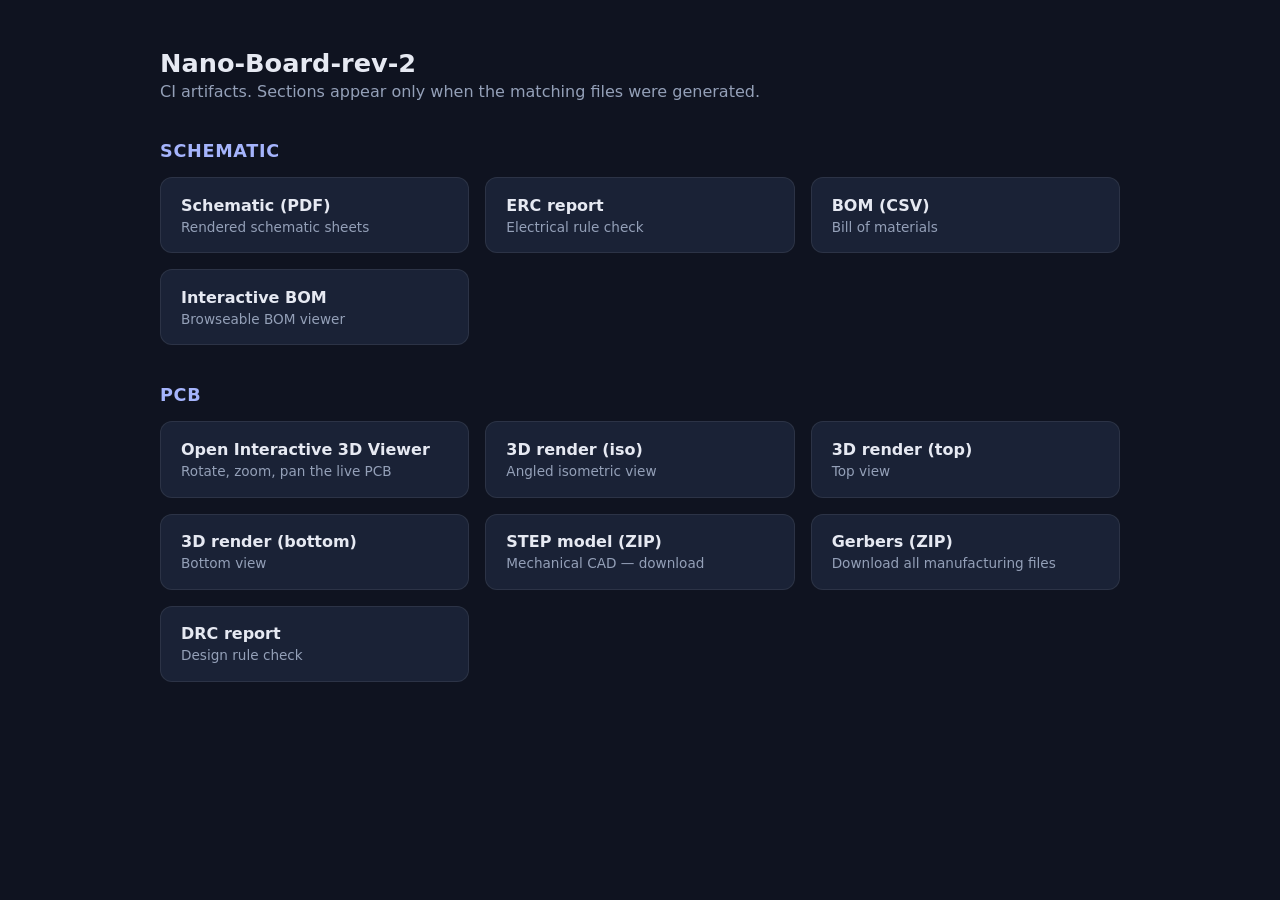
<file: HTML/index.html>
<!DOCTYPE html>
<html><head><meta charset="utf-8"/>
<title>Nano-Board-rev-2 — artifacts</title>
<style>
  :root{color-scheme:dark}
  body{font-family:system-ui,sans-serif;background:#0f1320;color:#e6e9f2;
        max-width:960px;margin:3rem auto;padding:0 1.25rem;}
  h1{font-size:1.6rem;margin:0 0 .25rem;}
  p.sub{color:#94a0b8;margin:0 0 2.5rem;}
  section{margin-bottom:2.5rem;}
  section h2{font-size:1.1rem;color:#a5b4fc;letter-spacing:.04em;
              text-transform:uppercase;margin:0 0 1rem;}
  .grid{display:grid;gap:1rem;
         grid-template-columns:repeat(auto-fill,minmax(240px,1fr));}
  .card{display:block;padding:1.1rem 1.25rem;background:#1a2236;
         border:1px solid rgba(255,255,255,.08);border-radius:12px;
         color:inherit;text-decoration:none;
         transition:border-color .2s,transform .2s,box-shadow .2s;}
  .card:hover{border-color:#818cf8;transform:translateY(-2px);
               box-shadow:0 12px 28px -16px rgba(99,102,241,.6);}
  .card .t{font-weight:600;color:#e6e9f2;margin-bottom:.25rem;}
  .card .s{font-size:.85rem;color:#94a0b8;}
  .empty{color:#94a0b8;}
</style></head><body>
<h1>Nano-Board-rev-2</h1>
<p class="sub">CI artifacts. Sections appear only when the matching files were generated.</p>
<section><h2>Schematic</h2><div class="grid"><a class="card" href="schematic/Nano-Board-rev-2-schematic.pdf" target="_blank" rel="noopener noreferrer"><div class="t">Schematic (PDF)</div><div class="s">Rendered schematic sheets</div></a><a class="card" href="reports/erc-erc.html" target="_blank" rel="noopener noreferrer"><div class="t">ERC report</div><div class="s">Electrical rule check</div></a><a class="card" href="bom/Nano-Board-rev-2-bom.csv" target="_blank" rel="noopener noreferrer"><div class="t">BOM (CSV)</div><div class="s">Bill of materials</div></a><a class="card" href="bom/Nano-Board-rev-2-ibom.html" target="_blank" rel="noopener noreferrer"><div class="t">Interactive BOM</div><div class="s">Browseable BOM viewer</div></a></div></section><section><h2>PCB</h2><div class="grid"><a class="card" href="https://swasthik-fa.github.io/Kicad_Template/3d-viewer.html" target="_blank" rel="noopener noreferrer"><div class="t">Open Interactive 3D Viewer</div><div class="s">Rotate, zoom, pan the live PCB</div></a><a class="card" href="3d/Nano-Board-rev-2-3d-angled-bottom.png" target="_blank" rel="noopener noreferrer"><div class="t">3D render (iso)</div><div class="s">Angled isometric view</div></a><a class="card" href="3d/Nano-Board-rev-2-3d-top.png" target="_blank" rel="noopener noreferrer"><div class="t">3D render (top)</div><div class="s">Top view</div></a><a class="card" href="3d/Nano-Board-rev-2-3d-bottom.png" target="_blank" rel="noopener noreferrer"><div class="t">3D render (bottom)</div><div class="s">Bottom view</div></a><a class="card" href="Nano-Board-rev-2-step.zip" target="_blank" rel="noopener noreferrer"><div class="t">STEP model (ZIP)</div><div class="s">Mechanical CAD — download</div></a><a class="card" href="Nano-Board-rev-2-gerbers.zip" target="_blank" rel="noopener noreferrer"><div class="t">Gerbers (ZIP)</div><div class="s">Download all manufacturing files</div></a><a class="card" href="reports/drc-drc.html" target="_blank" rel="noopener noreferrer"><div class="t">DRC report</div><div class="s">Design rule check</div></a></div></section>
</body></html>
</file>
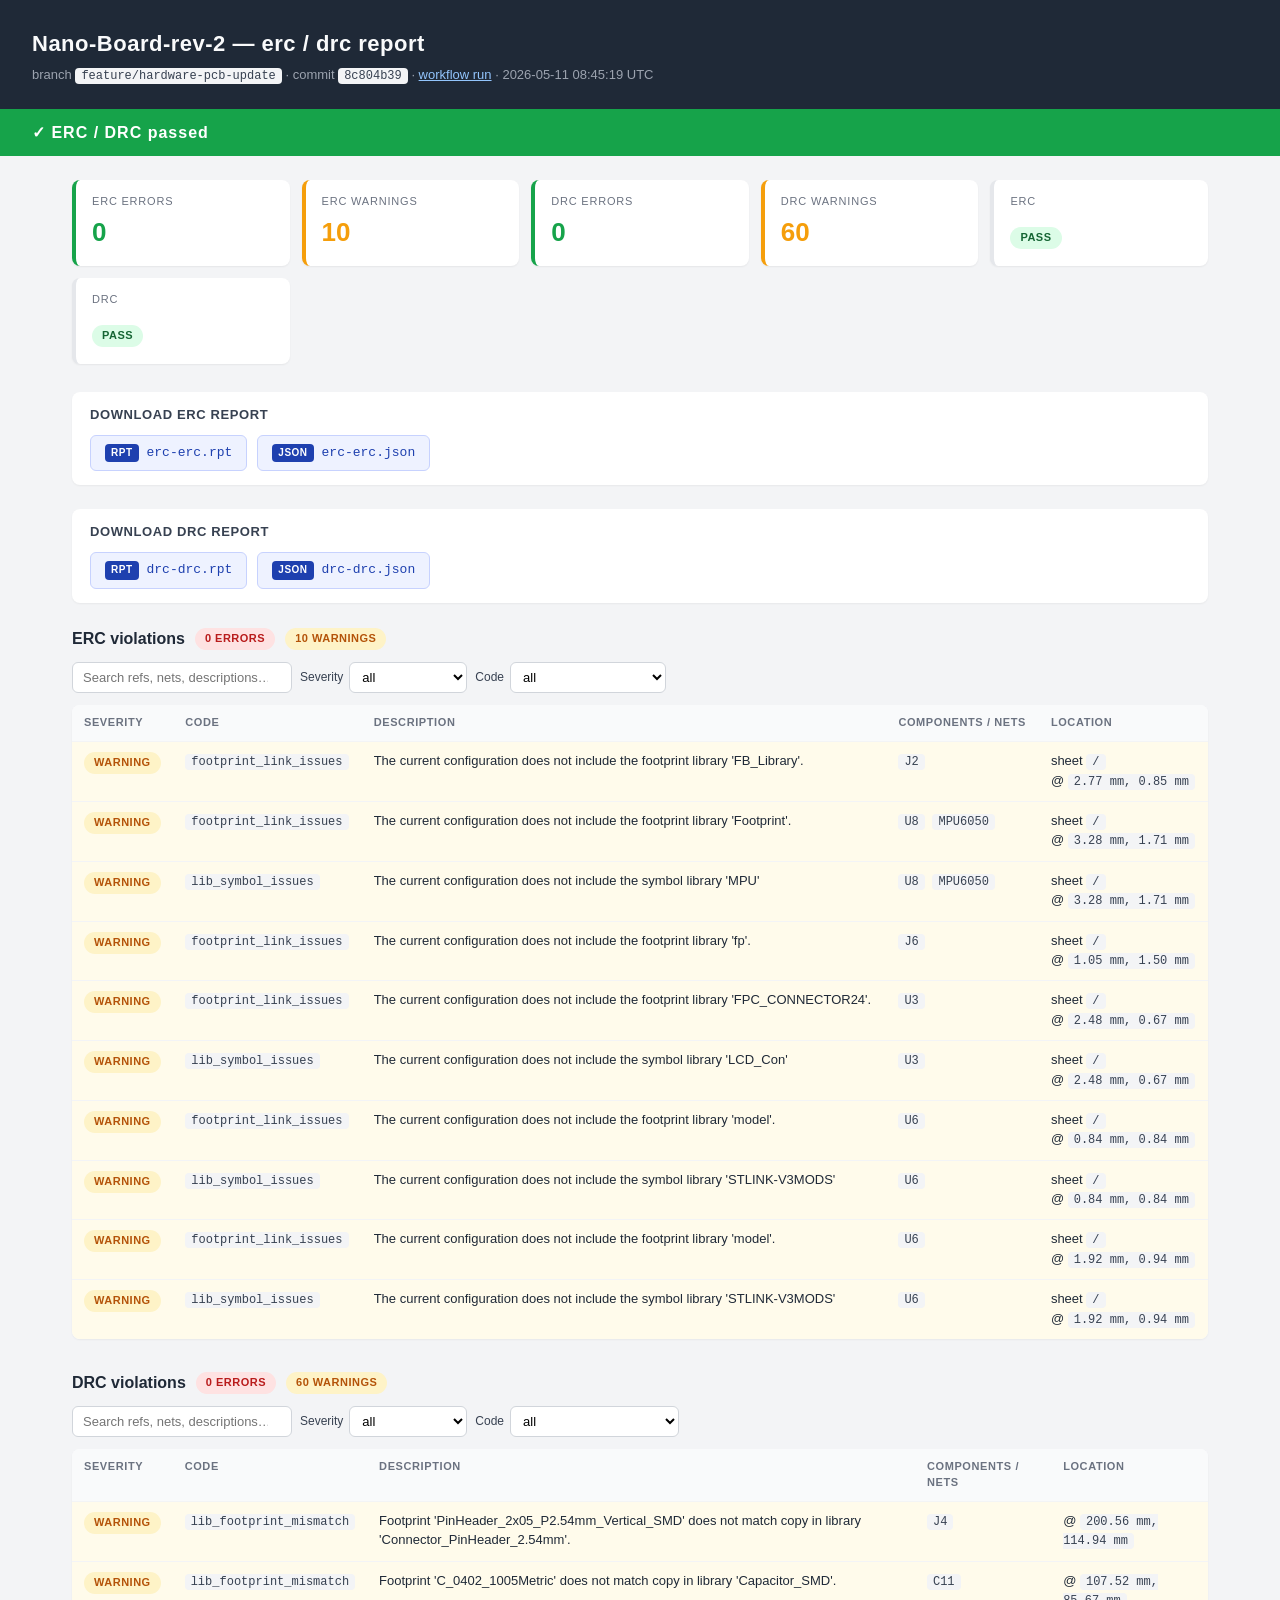
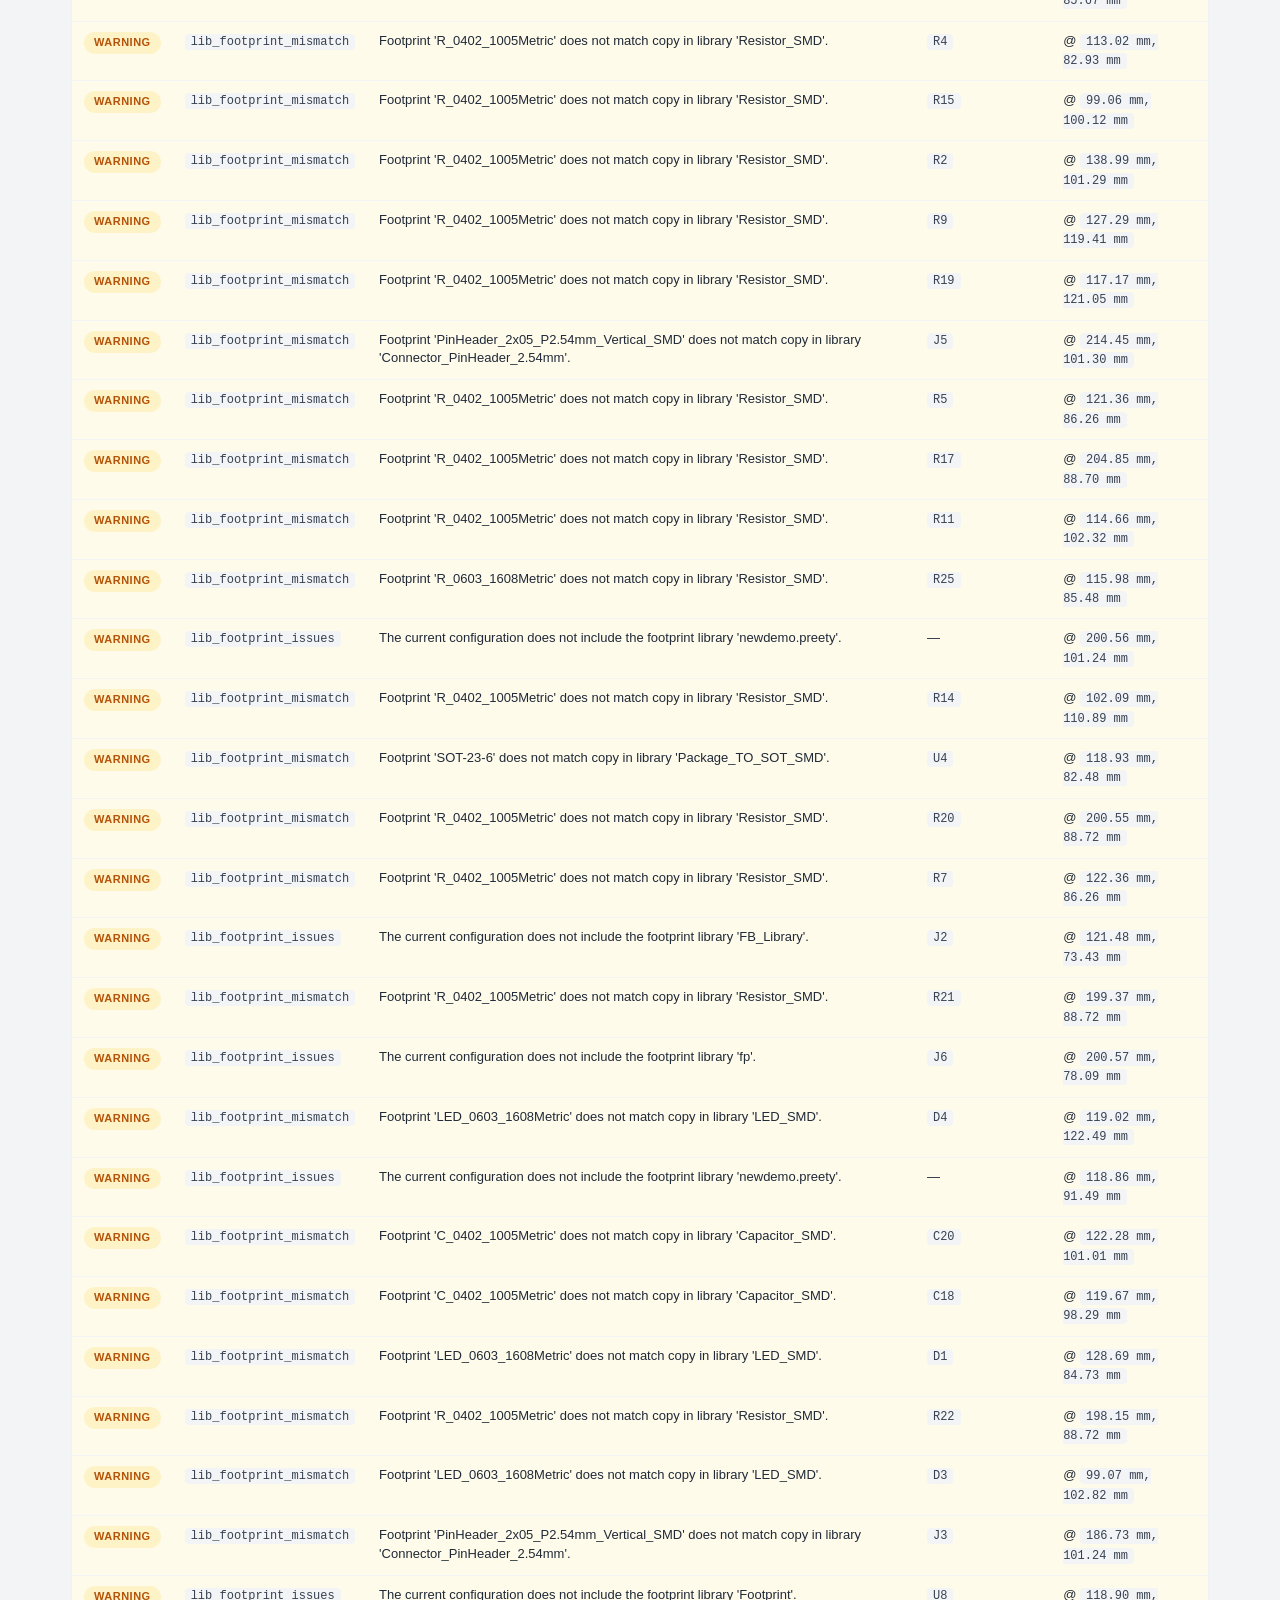
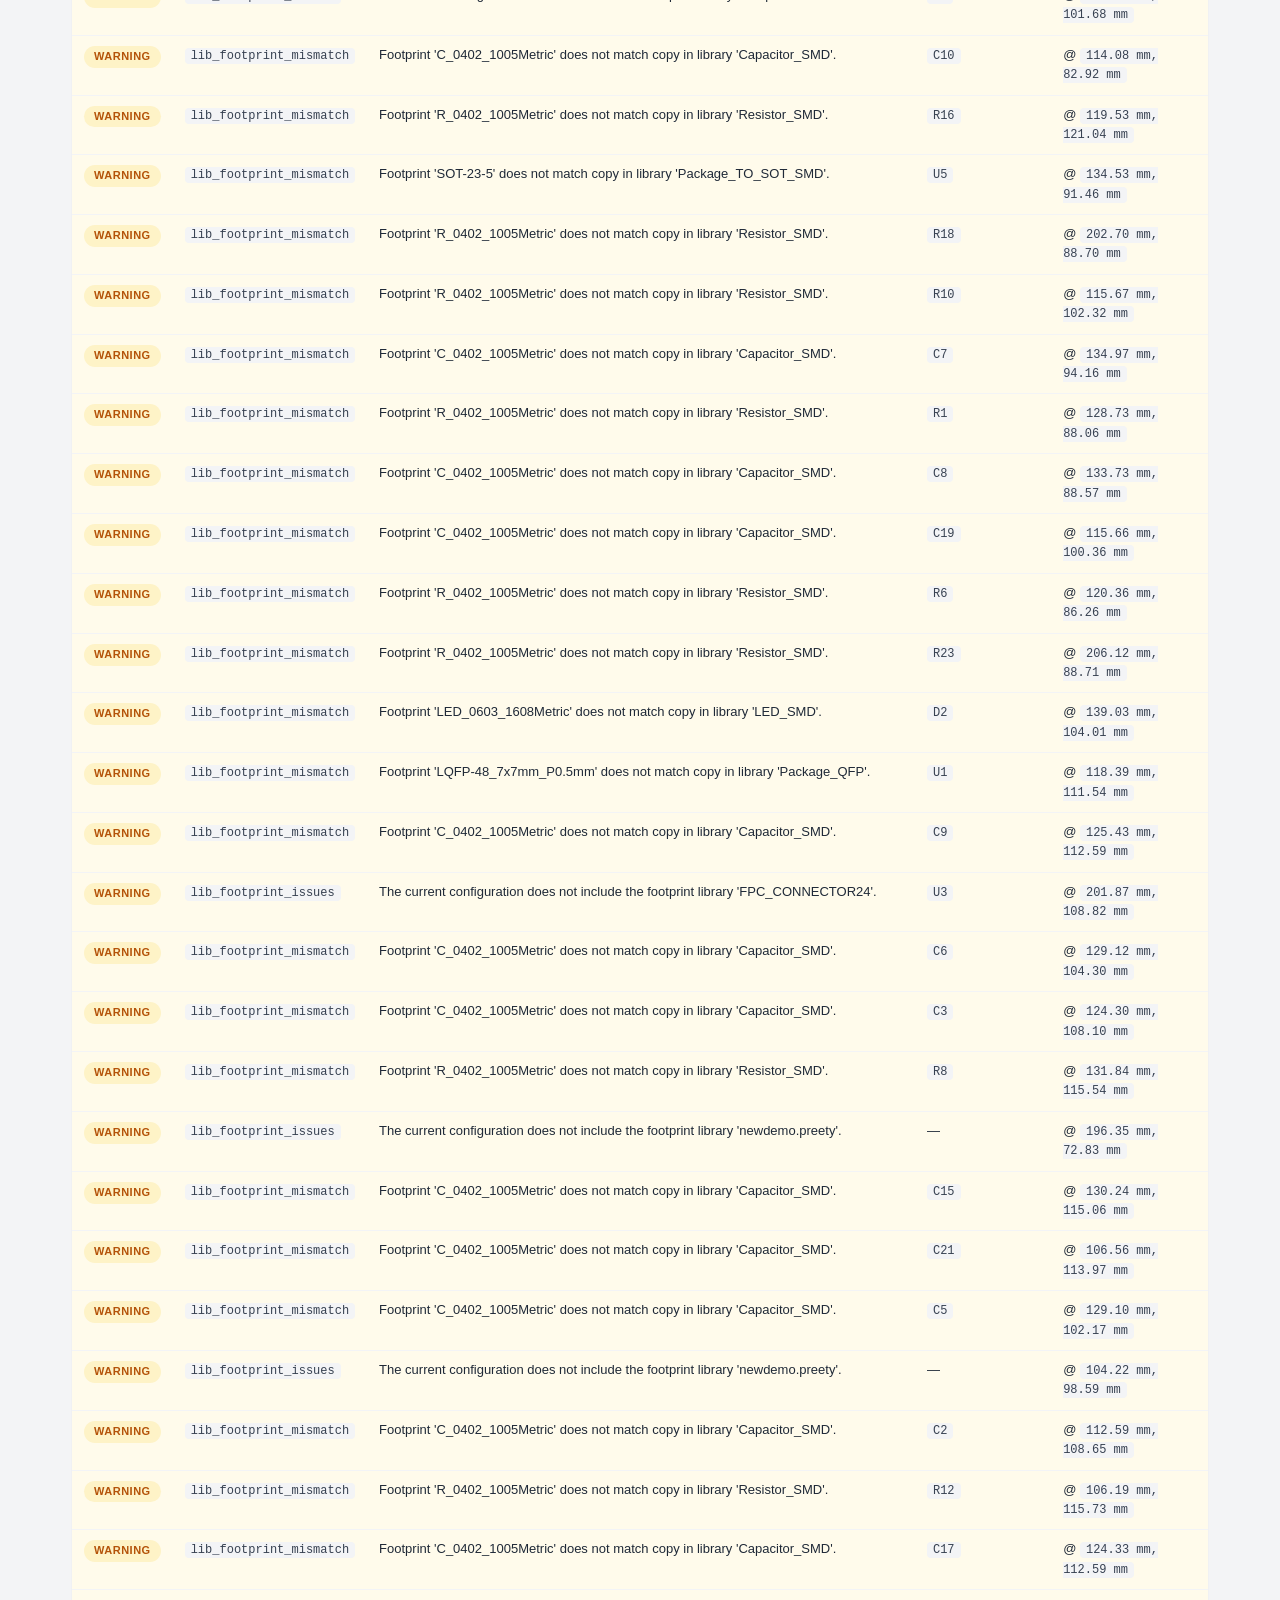
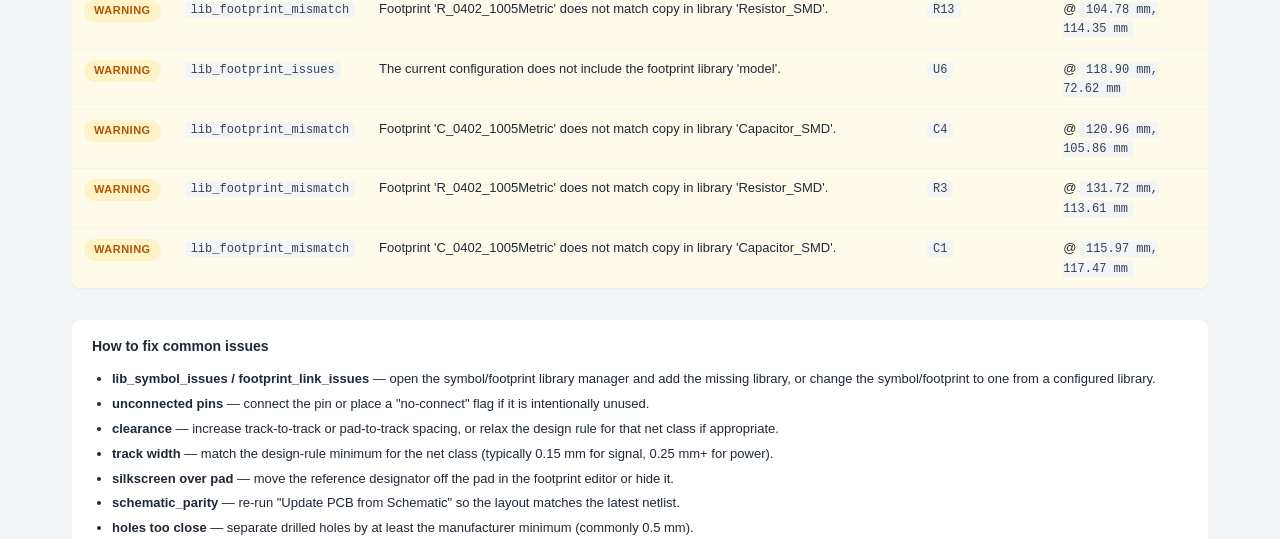
<file: HTML/error-report.html>
<!doctype html>
<html lang="en">
<head>
<meta charset="utf-8"/>
<meta name="viewport" content="width=device-width,initial-scale=1"/>
<title>Nano-Board-rev-2 — ERC / DRC report</title>
<style>
*,*::before,*::after { box-sizing: border-box; }
body {
  margin: 0;
  font-family: -apple-system, BlinkMacSystemFont, "Segoe UI", Roboto,
               "Helvetica Neue", Arial, sans-serif;
  color: #1F2937;
  background: #F3F4F6;
  line-height: 1.45;
}
header.banner {
  background: #1F2937;
  color: #F9FAFB;
  padding: 28px 32px 24px;
}
header.banner h1 {
  margin: 0 0 6px;
  font-size: 22px;
  letter-spacing: 0.5px;
}
header.banner .sub {
  color: #9CA3AF;
  font-size: 13px;
}
header.banner a { color: #93C5FD; }
.fail-bar {
  background: #DC2626;
  color: #fff;
  padding: 12px 32px;
  font-weight: 600;
  letter-spacing: 1px;
}
.fail-bar.ok { background: #16A34A; }
main { padding: 24px 32px; max-width: 1200px; margin: 0 auto; }
.cards {
  display: grid;
  grid-template-columns: repeat(auto-fit, minmax(180px, 1fr));
  gap: 12px;
  margin-bottom: 28px;
}
.card {
  background: #fff;
  padding: 14px 16px;
  border-radius: 8px;
  box-shadow: 0 1px 2px rgba(0,0,0,.06);
  border-left: 4px solid #E5E7EB;
}
.card .label { font-size: 11px; text-transform: uppercase; color: #6B7280; letter-spacing: .8px; }
.card .value { font-size: 26px; font-weight: 700; margin-top: 4px; }
.card.err  { border-left-color: #DC2626; }
.card.warn { border-left-color: #F59E0B; }
.card.ok   { border-left-color: #16A34A; }
.card.err  .value { color: #DC2626; }
.card.warn .value { color: #F59E0B; }
.card.ok   .value { color: #16A34A; }
.badge {
  display: inline-block;
  padding: 3px 10px;
  border-radius: 999px;
  font-size: 11px;
  font-weight: 700;
  text-transform: uppercase;
  letter-spacing: .5px;
}
.badge.error    { background: #FEE2E2; color: #B91C1C; }
.badge.warning  { background: #FEF3C7; color: #B45309; }
.badge.ok       { background: #DCFCE7; color: #166534; }
.badge.exclusion{ background: #E5E7EB; color: #374151; }
section { margin-bottom: 32px; }
section h2 {
  font-size: 16px;
  margin: 0 0 12px;
  display: flex; align-items: center; gap: 10px;
}
.toolbar {
  display: flex; gap: 8px; flex-wrap: wrap;
  margin-bottom: 12px; align-items: center;
}
.toolbar input[type=search] {
  padding: 7px 10px; border: 1px solid #D1D5DB;
  border-radius: 6px; min-width: 220px; font-size: 13px;
}
.toolbar label {
  font-size: 12px; color: #374151;
  display: inline-flex; align-items: center; gap: 6px;
}
.toolbar select {
  padding: 6px 8px; border: 1px solid #D1D5DB; border-radius: 6px;
  font-size: 13px; background: #fff;
}
table {
  width: 100%; border-collapse: collapse; background: #fff;
  border-radius: 8px; overflow: hidden;
  box-shadow: 0 1px 2px rgba(0,0,0,.05);
  font-size: 13px;
}
th, td { text-align: left; padding: 10px 12px; vertical-align: top; }
thead { background: #F9FAFB; }
th { font-size: 11px; text-transform: uppercase; letter-spacing: .6px; color: #6B7280; }
tbody tr { border-top: 1px solid #F3F4F6; }
tbody tr.severity-error    { background: #FEF2F2; }
tbody tr.severity-warning  { background: #FFFBEB; }
tbody tr.hidden { display: none; }
code {
  background: #F3F4F6; padding: 1px 6px; border-radius: 4px;
  font-size: 12px; color: #374151;
}
.refs code { margin-right: 4px; }
.fixes {
  background: #fff; padding: 16px 20px; border-radius: 8px;
  box-shadow: 0 1px 2px rgba(0,0,0,.05);
}
.fixes h3 { margin-top: 0; font-size: 14px; }
.fixes ul { margin: 0; padding-left: 20px; }
.fixes li { margin-bottom: 6px; font-size: 13px; }
.empty {
  background: #fff; padding: 22px; text-align: center; color: #6B7280;
  border-radius: 8px; box-shadow: 0 1px 2px rgba(0,0,0,.05);
}
.image-block { background: #fff; padding: 12px; border-radius: 8px;
  box-shadow: 0 1px 2px rgba(0,0,0,.05); margin-top: 12px; }
.image-block img { max-width: 100%; height: auto; display: block; }
.downloads {
  background: #fff; padding: 14px 18px; border-radius: 8px;
  box-shadow: 0 1px 2px rgba(0,0,0,.05); margin-bottom: 24px;
}
.downloads h3 { margin: 0 0 10px; font-size: 13px; color: #374151;
  text-transform: uppercase; letter-spacing: .6px; }
.download-row { display: flex; flex-wrap: wrap; gap: 10px; }
.download-link {
  display: inline-flex; align-items: center; gap: 8px;
  padding: 8px 14px; border-radius: 6px;
  background: #EEF2FF; color: #1E40AF;
  text-decoration: none; font-size: 13px; font-weight: 600;
  border: 1px solid #C7D2FE;
  transition: background .12s ease;
}
.download-link:hover { background: #E0E7FF; }
.download-link .dl-kind {
  background: #1E40AF; color: #fff; font-size: 10px;
  padding: 2px 6px; border-radius: 4px; letter-spacing: .5px;
}
.download-link .dl-name { font-family: ui-monospace, SFMono-Regular,
  Menlo, monospace; font-weight: 500; }
@media print {
  body { background: #fff; }
  header.banner { background: #fff; color: #111; border-bottom: 2px solid #DC2626; }
  header.banner .sub, header.banner a { color: #374151; }
  .toolbar { display: none; }
  .card { break-inside: avoid; }
}
</style>
</head>
<body>
<header class="banner">
  <h1>Nano-Board-rev-2 &mdash; erc / drc report</h1>
  <div class="sub">branch <code>feature/hardware-pcb-update</code> &middot; commit <code>8c804b39</code> &middot; <a href="https://github.com/Swasthik-FA/Kicad_Template/actions/runs/25659772516">workflow run</a> &middot; 2026-05-11 08:45:19 UTC</div>
</header>
<div class="fail-bar ok">&#10003; ERC / DRC passed</div>
<main>
  <div class="cards">
    <div class="card ok"><div class="label">ERC errors</div><div class="value">0</div></div><div class="card warn"><div class="label">ERC warnings</div><div class="value">10</div></div><div class="card ok"><div class="label">DRC errors</div><div class="value">0</div></div><div class="card warn"><div class="label">DRC warnings</div><div class="value">60</div></div>
    <div class="card"><div class="label">ERC</div><div class="value"><span class="badge ok">PASS</span></div></div><div class="card"><div class="label">DRC</div><div class="value"><span class="badge ok">PASS</span></div></div>
  </div>

  

  <section class="downloads"><h3>Download ERC report</h3><div class="download-row"><a class="download-link" href="reports/erc-erc.rpt" download><span class="dl-kind">RPT</span><span class="dl-name">erc-erc.rpt</span></a><a class="download-link" href="reports/erc-erc.json" download><span class="dl-kind">JSON</span><span class="dl-name">erc-erc.json</span></a></div></section><section class="downloads"><h3>Download DRC report</h3><div class="download-row"><a class="download-link" href="reports/drc-drc.rpt" download><span class="dl-kind">RPT</span><span class="dl-name">drc-drc.rpt</span></a><a class="download-link" href="reports/drc-drc.json" download><span class="dl-kind">JSON</span><span class="dl-name">drc-drc.json</span></a></div></section>

  <section><h2>ERC violations <span class="badge error">0 errors</span> <span class="badge warning">10 warnings</span></h2><div class="toolbar"><input type="search" placeholder="Search refs, nets, descriptions…" data-target="erc-table" data-kind="search"/><label>Severity <select data-target="erc-table" data-kind="sev"><option value="all">all</option><option value="error">errors only</option><option value="warning">warnings only</option></select></label><label>Code <select data-target="erc-table" data-kind="code"><option value="all">all</option><option value="footprint_link_issues">footprint_link_issues</option><option value="lib_symbol_issues">lib_symbol_issues</option></select></label></div><table id="erc-table"><thead><tr><th>Severity</th><th>Code</th><th>Description</th><th>Components / Nets</th><th>Location</th></tr></thead><tbody><tr class="severity-warning" data-severity="warning" data-code="footprint_link_issues"><td><span class="badge warning">warning</span></td><td><code>footprint_link_issues</code></td><td>The current configuration does not include the footprint library &#x27;FB_Library&#x27;.</td><td class="refs"><code>J2</code></td><td>sheet <code>/</code><br>@ <code>2.77 mm, 0.85 mm</code></td></tr><tr class="severity-warning" data-severity="warning" data-code="footprint_link_issues"><td><span class="badge warning">warning</span></td><td><code>footprint_link_issues</code></td><td>The current configuration does not include the footprint library &#x27;Footprint&#x27;.</td><td class="refs"><code>U8</code> <code>MPU6050</code></td><td>sheet <code>/</code><br>@ <code>3.28 mm, 1.71 mm</code></td></tr><tr class="severity-warning" data-severity="warning" data-code="lib_symbol_issues"><td><span class="badge warning">warning</span></td><td><code>lib_symbol_issues</code></td><td>The current configuration does not include the symbol library &#x27;MPU&#x27;</td><td class="refs"><code>U8</code> <code>MPU6050</code></td><td>sheet <code>/</code><br>@ <code>3.28 mm, 1.71 mm</code></td></tr><tr class="severity-warning" data-severity="warning" data-code="footprint_link_issues"><td><span class="badge warning">warning</span></td><td><code>footprint_link_issues</code></td><td>The current configuration does not include the footprint library &#x27;fp&#x27;.</td><td class="refs"><code>J6</code></td><td>sheet <code>/</code><br>@ <code>1.05 mm, 1.50 mm</code></td></tr><tr class="severity-warning" data-severity="warning" data-code="footprint_link_issues"><td><span class="badge warning">warning</span></td><td><code>footprint_link_issues</code></td><td>The current configuration does not include the footprint library &#x27;FPC_CONNECTOR24&#x27;.</td><td class="refs"><code>U3</code></td><td>sheet <code>/</code><br>@ <code>2.48 mm, 0.67 mm</code></td></tr><tr class="severity-warning" data-severity="warning" data-code="lib_symbol_issues"><td><span class="badge warning">warning</span></td><td><code>lib_symbol_issues</code></td><td>The current configuration does not include the symbol library &#x27;LCD_Con&#x27;</td><td class="refs"><code>U3</code></td><td>sheet <code>/</code><br>@ <code>2.48 mm, 0.67 mm</code></td></tr><tr class="severity-warning" data-severity="warning" data-code="footprint_link_issues"><td><span class="badge warning">warning</span></td><td><code>footprint_link_issues</code></td><td>The current configuration does not include the footprint library &#x27;model&#x27;.</td><td class="refs"><code>U6</code></td><td>sheet <code>/</code><br>@ <code>0.84 mm, 0.84 mm</code></td></tr><tr class="severity-warning" data-severity="warning" data-code="lib_symbol_issues"><td><span class="badge warning">warning</span></td><td><code>lib_symbol_issues</code></td><td>The current configuration does not include the symbol library &#x27;STLINK-V3MODS&#x27;</td><td class="refs"><code>U6</code></td><td>sheet <code>/</code><br>@ <code>0.84 mm, 0.84 mm</code></td></tr><tr class="severity-warning" data-severity="warning" data-code="footprint_link_issues"><td><span class="badge warning">warning</span></td><td><code>footprint_link_issues</code></td><td>The current configuration does not include the footprint library &#x27;model&#x27;.</td><td class="refs"><code>U6</code></td><td>sheet <code>/</code><br>@ <code>1.92 mm, 0.94 mm</code></td></tr><tr class="severity-warning" data-severity="warning" data-code="lib_symbol_issues"><td><span class="badge warning">warning</span></td><td><code>lib_symbol_issues</code></td><td>The current configuration does not include the symbol library &#x27;STLINK-V3MODS&#x27;</td><td class="refs"><code>U6</code></td><td>sheet <code>/</code><br>@ <code>1.92 mm, 0.94 mm</code></td></tr></tbody></table></section><section><h2>DRC violations <span class="badge error">0 errors</span> <span class="badge warning">60 warnings</span></h2><div class="toolbar"><input type="search" placeholder="Search refs, nets, descriptions…" data-target="drc-table" data-kind="search"/><label>Severity <select data-target="drc-table" data-kind="sev"><option value="all">all</option><option value="error">errors only</option><option value="warning">warnings only</option></select></label><label>Code <select data-target="drc-table" data-kind="code"><option value="all">all</option><option value="lib_footprint_issues">lib_footprint_issues</option><option value="lib_footprint_mismatch">lib_footprint_mismatch</option></select></label></div><table id="drc-table"><thead><tr><th>Severity</th><th>Code</th><th>Description</th><th>Components / Nets</th><th>Location</th></tr></thead><tbody><tr class="severity-warning" data-severity="warning" data-code="lib_footprint_mismatch"><td><span class="badge warning">warning</span></td><td><code>lib_footprint_mismatch</code></td><td>Footprint &#x27;PinHeader_2x05_P2.54mm_Vertical_SMD&#x27; does not match copy in library &#x27;Connector_PinHeader_2.54mm&#x27;.</td><td class="refs"><code>J4</code></td><td>@ <code>200.56 mm, 114.94 mm</code></td></tr><tr class="severity-warning" data-severity="warning" data-code="lib_footprint_mismatch"><td><span class="badge warning">warning</span></td><td><code>lib_footprint_mismatch</code></td><td>Footprint &#x27;C_0402_1005Metric&#x27; does not match copy in library &#x27;Capacitor_SMD&#x27;.</td><td class="refs"><code>C11</code></td><td>@ <code>107.52 mm, 85.67 mm</code></td></tr><tr class="severity-warning" data-severity="warning" data-code="lib_footprint_mismatch"><td><span class="badge warning">warning</span></td><td><code>lib_footprint_mismatch</code></td><td>Footprint &#x27;R_0402_1005Metric&#x27; does not match copy in library &#x27;Resistor_SMD&#x27;.</td><td class="refs"><code>R4</code></td><td>@ <code>113.02 mm, 82.93 mm</code></td></tr><tr class="severity-warning" data-severity="warning" data-code="lib_footprint_mismatch"><td><span class="badge warning">warning</span></td><td><code>lib_footprint_mismatch</code></td><td>Footprint &#x27;R_0402_1005Metric&#x27; does not match copy in library &#x27;Resistor_SMD&#x27;.</td><td class="refs"><code>R15</code></td><td>@ <code>99.06 mm, 100.12 mm</code></td></tr><tr class="severity-warning" data-severity="warning" data-code="lib_footprint_mismatch"><td><span class="badge warning">warning</span></td><td><code>lib_footprint_mismatch</code></td><td>Footprint &#x27;R_0402_1005Metric&#x27; does not match copy in library &#x27;Resistor_SMD&#x27;.</td><td class="refs"><code>R2</code></td><td>@ <code>138.99 mm, 101.29 mm</code></td></tr><tr class="severity-warning" data-severity="warning" data-code="lib_footprint_mismatch"><td><span class="badge warning">warning</span></td><td><code>lib_footprint_mismatch</code></td><td>Footprint &#x27;R_0402_1005Metric&#x27; does not match copy in library &#x27;Resistor_SMD&#x27;.</td><td class="refs"><code>R9</code></td><td>@ <code>127.29 mm, 119.41 mm</code></td></tr><tr class="severity-warning" data-severity="warning" data-code="lib_footprint_mismatch"><td><span class="badge warning">warning</span></td><td><code>lib_footprint_mismatch</code></td><td>Footprint &#x27;R_0402_1005Metric&#x27; does not match copy in library &#x27;Resistor_SMD&#x27;.</td><td class="refs"><code>R19</code></td><td>@ <code>117.17 mm, 121.05 mm</code></td></tr><tr class="severity-warning" data-severity="warning" data-code="lib_footprint_mismatch"><td><span class="badge warning">warning</span></td><td><code>lib_footprint_mismatch</code></td><td>Footprint &#x27;PinHeader_2x05_P2.54mm_Vertical_SMD&#x27; does not match copy in library &#x27;Connector_PinHeader_2.54mm&#x27;.</td><td class="refs"><code>J5</code></td><td>@ <code>214.45 mm, 101.30 mm</code></td></tr><tr class="severity-warning" data-severity="warning" data-code="lib_footprint_mismatch"><td><span class="badge warning">warning</span></td><td><code>lib_footprint_mismatch</code></td><td>Footprint &#x27;R_0402_1005Metric&#x27; does not match copy in library &#x27;Resistor_SMD&#x27;.</td><td class="refs"><code>R5</code></td><td>@ <code>121.36 mm, 86.26 mm</code></td></tr><tr class="severity-warning" data-severity="warning" data-code="lib_footprint_mismatch"><td><span class="badge warning">warning</span></td><td><code>lib_footprint_mismatch</code></td><td>Footprint &#x27;R_0402_1005Metric&#x27; does not match copy in library &#x27;Resistor_SMD&#x27;.</td><td class="refs"><code>R17</code></td><td>@ <code>204.85 mm, 88.70 mm</code></td></tr><tr class="severity-warning" data-severity="warning" data-code="lib_footprint_mismatch"><td><span class="badge warning">warning</span></td><td><code>lib_footprint_mismatch</code></td><td>Footprint &#x27;R_0402_1005Metric&#x27; does not match copy in library &#x27;Resistor_SMD&#x27;.</td><td class="refs"><code>R11</code></td><td>@ <code>114.66 mm, 102.32 mm</code></td></tr><tr class="severity-warning" data-severity="warning" data-code="lib_footprint_mismatch"><td><span class="badge warning">warning</span></td><td><code>lib_footprint_mismatch</code></td><td>Footprint &#x27;R_0603_1608Metric&#x27; does not match copy in library &#x27;Resistor_SMD&#x27;.</td><td class="refs"><code>R25</code></td><td>@ <code>115.98 mm, 85.48 mm</code></td></tr><tr class="severity-warning" data-severity="warning" data-code="lib_footprint_issues"><td><span class="badge warning">warning</span></td><td><code>lib_footprint_issues</code></td><td>The current configuration does not include the footprint library &#x27;newdemo.preety&#x27;.</td><td class="refs">&mdash;</td><td>@ <code>200.56 mm, 101.24 mm</code></td></tr><tr class="severity-warning" data-severity="warning" data-code="lib_footprint_mismatch"><td><span class="badge warning">warning</span></td><td><code>lib_footprint_mismatch</code></td><td>Footprint &#x27;R_0402_1005Metric&#x27; does not match copy in library &#x27;Resistor_SMD&#x27;.</td><td class="refs"><code>R14</code></td><td>@ <code>102.09 mm, 110.89 mm</code></td></tr><tr class="severity-warning" data-severity="warning" data-code="lib_footprint_mismatch"><td><span class="badge warning">warning</span></td><td><code>lib_footprint_mismatch</code></td><td>Footprint &#x27;SOT-23-6&#x27; does not match copy in library &#x27;Package_TO_SOT_SMD&#x27;.</td><td class="refs"><code>U4</code></td><td>@ <code>118.93 mm, 82.48 mm</code></td></tr><tr class="severity-warning" data-severity="warning" data-code="lib_footprint_mismatch"><td><span class="badge warning">warning</span></td><td><code>lib_footprint_mismatch</code></td><td>Footprint &#x27;R_0402_1005Metric&#x27; does not match copy in library &#x27;Resistor_SMD&#x27;.</td><td class="refs"><code>R20</code></td><td>@ <code>200.55 mm, 88.72 mm</code></td></tr><tr class="severity-warning" data-severity="warning" data-code="lib_footprint_mismatch"><td><span class="badge warning">warning</span></td><td><code>lib_footprint_mismatch</code></td><td>Footprint &#x27;R_0402_1005Metric&#x27; does not match copy in library &#x27;Resistor_SMD&#x27;.</td><td class="refs"><code>R7</code></td><td>@ <code>122.36 mm, 86.26 mm</code></td></tr><tr class="severity-warning" data-severity="warning" data-code="lib_footprint_issues"><td><span class="badge warning">warning</span></td><td><code>lib_footprint_issues</code></td><td>The current configuration does not include the footprint library &#x27;FB_Library&#x27;.</td><td class="refs"><code>J2</code></td><td>@ <code>121.48 mm, 73.43 mm</code></td></tr><tr class="severity-warning" data-severity="warning" data-code="lib_footprint_mismatch"><td><span class="badge warning">warning</span></td><td><code>lib_footprint_mismatch</code></td><td>Footprint &#x27;R_0402_1005Metric&#x27; does not match copy in library &#x27;Resistor_SMD&#x27;.</td><td class="refs"><code>R21</code></td><td>@ <code>199.37 mm, 88.72 mm</code></td></tr><tr class="severity-warning" data-severity="warning" data-code="lib_footprint_issues"><td><span class="badge warning">warning</span></td><td><code>lib_footprint_issues</code></td><td>The current configuration does not include the footprint library &#x27;fp&#x27;.</td><td class="refs"><code>J6</code></td><td>@ <code>200.57 mm, 78.09 mm</code></td></tr><tr class="severity-warning" data-severity="warning" data-code="lib_footprint_mismatch"><td><span class="badge warning">warning</span></td><td><code>lib_footprint_mismatch</code></td><td>Footprint &#x27;LED_0603_1608Metric&#x27; does not match copy in library &#x27;LED_SMD&#x27;.</td><td class="refs"><code>D4</code></td><td>@ <code>119.02 mm, 122.49 mm</code></td></tr><tr class="severity-warning" data-severity="warning" data-code="lib_footprint_issues"><td><span class="badge warning">warning</span></td><td><code>lib_footprint_issues</code></td><td>The current configuration does not include the footprint library &#x27;newdemo.preety&#x27;.</td><td class="refs">&mdash;</td><td>@ <code>118.86 mm, 91.49 mm</code></td></tr><tr class="severity-warning" data-severity="warning" data-code="lib_footprint_mismatch"><td><span class="badge warning">warning</span></td><td><code>lib_footprint_mismatch</code></td><td>Footprint &#x27;C_0402_1005Metric&#x27; does not match copy in library &#x27;Capacitor_SMD&#x27;.</td><td class="refs"><code>C20</code></td><td>@ <code>122.28 mm, 101.01 mm</code></td></tr><tr class="severity-warning" data-severity="warning" data-code="lib_footprint_mismatch"><td><span class="badge warning">warning</span></td><td><code>lib_footprint_mismatch</code></td><td>Footprint &#x27;C_0402_1005Metric&#x27; does not match copy in library &#x27;Capacitor_SMD&#x27;.</td><td class="refs"><code>C18</code></td><td>@ <code>119.67 mm, 98.29 mm</code></td></tr><tr class="severity-warning" data-severity="warning" data-code="lib_footprint_mismatch"><td><span class="badge warning">warning</span></td><td><code>lib_footprint_mismatch</code></td><td>Footprint &#x27;LED_0603_1608Metric&#x27; does not match copy in library &#x27;LED_SMD&#x27;.</td><td class="refs"><code>D1</code></td><td>@ <code>128.69 mm, 84.73 mm</code></td></tr><tr class="severity-warning" data-severity="warning" data-code="lib_footprint_mismatch"><td><span class="badge warning">warning</span></td><td><code>lib_footprint_mismatch</code></td><td>Footprint &#x27;R_0402_1005Metric&#x27; does not match copy in library &#x27;Resistor_SMD&#x27;.</td><td class="refs"><code>R22</code></td><td>@ <code>198.15 mm, 88.72 mm</code></td></tr><tr class="severity-warning" data-severity="warning" data-code="lib_footprint_mismatch"><td><span class="badge warning">warning</span></td><td><code>lib_footprint_mismatch</code></td><td>Footprint &#x27;LED_0603_1608Metric&#x27; does not match copy in library &#x27;LED_SMD&#x27;.</td><td class="refs"><code>D3</code></td><td>@ <code>99.07 mm, 102.82 mm</code></td></tr><tr class="severity-warning" data-severity="warning" data-code="lib_footprint_mismatch"><td><span class="badge warning">warning</span></td><td><code>lib_footprint_mismatch</code></td><td>Footprint &#x27;PinHeader_2x05_P2.54mm_Vertical_SMD&#x27; does not match copy in library &#x27;Connector_PinHeader_2.54mm&#x27;.</td><td class="refs"><code>J3</code></td><td>@ <code>186.73 mm, 101.24 mm</code></td></tr><tr class="severity-warning" data-severity="warning" data-code="lib_footprint_issues"><td><span class="badge warning">warning</span></td><td><code>lib_footprint_issues</code></td><td>The current configuration does not include the footprint library &#x27;Footprint&#x27;.</td><td class="refs"><code>U8</code></td><td>@ <code>118.90 mm, 101.68 mm</code></td></tr><tr class="severity-warning" data-severity="warning" data-code="lib_footprint_mismatch"><td><span class="badge warning">warning</span></td><td><code>lib_footprint_mismatch</code></td><td>Footprint &#x27;C_0402_1005Metric&#x27; does not match copy in library &#x27;Capacitor_SMD&#x27;.</td><td class="refs"><code>C10</code></td><td>@ <code>114.08 mm, 82.92 mm</code></td></tr><tr class="severity-warning" data-severity="warning" data-code="lib_footprint_mismatch"><td><span class="badge warning">warning</span></td><td><code>lib_footprint_mismatch</code></td><td>Footprint &#x27;R_0402_1005Metric&#x27; does not match copy in library &#x27;Resistor_SMD&#x27;.</td><td class="refs"><code>R16</code></td><td>@ <code>119.53 mm, 121.04 mm</code></td></tr><tr class="severity-warning" data-severity="warning" data-code="lib_footprint_mismatch"><td><span class="badge warning">warning</span></td><td><code>lib_footprint_mismatch</code></td><td>Footprint &#x27;SOT-23-5&#x27; does not match copy in library &#x27;Package_TO_SOT_SMD&#x27;.</td><td class="refs"><code>U5</code></td><td>@ <code>134.53 mm, 91.46 mm</code></td></tr><tr class="severity-warning" data-severity="warning" data-code="lib_footprint_mismatch"><td><span class="badge warning">warning</span></td><td><code>lib_footprint_mismatch</code></td><td>Footprint &#x27;R_0402_1005Metric&#x27; does not match copy in library &#x27;Resistor_SMD&#x27;.</td><td class="refs"><code>R18</code></td><td>@ <code>202.70 mm, 88.70 mm</code></td></tr><tr class="severity-warning" data-severity="warning" data-code="lib_footprint_mismatch"><td><span class="badge warning">warning</span></td><td><code>lib_footprint_mismatch</code></td><td>Footprint &#x27;R_0402_1005Metric&#x27; does not match copy in library &#x27;Resistor_SMD&#x27;.</td><td class="refs"><code>R10</code></td><td>@ <code>115.67 mm, 102.32 mm</code></td></tr><tr class="severity-warning" data-severity="warning" data-code="lib_footprint_mismatch"><td><span class="badge warning">warning</span></td><td><code>lib_footprint_mismatch</code></td><td>Footprint &#x27;C_0402_1005Metric&#x27; does not match copy in library &#x27;Capacitor_SMD&#x27;.</td><td class="refs"><code>C7</code></td><td>@ <code>134.97 mm, 94.16 mm</code></td></tr><tr class="severity-warning" data-severity="warning" data-code="lib_footprint_mismatch"><td><span class="badge warning">warning</span></td><td><code>lib_footprint_mismatch</code></td><td>Footprint &#x27;R_0402_1005Metric&#x27; does not match copy in library &#x27;Resistor_SMD&#x27;.</td><td class="refs"><code>R1</code></td><td>@ <code>128.73 mm, 88.06 mm</code></td></tr><tr class="severity-warning" data-severity="warning" data-code="lib_footprint_mismatch"><td><span class="badge warning">warning</span></td><td><code>lib_footprint_mismatch</code></td><td>Footprint &#x27;C_0402_1005Metric&#x27; does not match copy in library &#x27;Capacitor_SMD&#x27;.</td><td class="refs"><code>C8</code></td><td>@ <code>133.73 mm, 88.57 mm</code></td></tr><tr class="severity-warning" data-severity="warning" data-code="lib_footprint_mismatch"><td><span class="badge warning">warning</span></td><td><code>lib_footprint_mismatch</code></td><td>Footprint &#x27;C_0402_1005Metric&#x27; does not match copy in library &#x27;Capacitor_SMD&#x27;.</td><td class="refs"><code>C19</code></td><td>@ <code>115.66 mm, 100.36 mm</code></td></tr><tr class="severity-warning" data-severity="warning" data-code="lib_footprint_mismatch"><td><span class="badge warning">warning</span></td><td><code>lib_footprint_mismatch</code></td><td>Footprint &#x27;R_0402_1005Metric&#x27; does not match copy in library &#x27;Resistor_SMD&#x27;.</td><td class="refs"><code>R6</code></td><td>@ <code>120.36 mm, 86.26 mm</code></td></tr><tr class="severity-warning" data-severity="warning" data-code="lib_footprint_mismatch"><td><span class="badge warning">warning</span></td><td><code>lib_footprint_mismatch</code></td><td>Footprint &#x27;R_0402_1005Metric&#x27; does not match copy in library &#x27;Resistor_SMD&#x27;.</td><td class="refs"><code>R23</code></td><td>@ <code>206.12 mm, 88.71 mm</code></td></tr><tr class="severity-warning" data-severity="warning" data-code="lib_footprint_mismatch"><td><span class="badge warning">warning</span></td><td><code>lib_footprint_mismatch</code></td><td>Footprint &#x27;LED_0603_1608Metric&#x27; does not match copy in library &#x27;LED_SMD&#x27;.</td><td class="refs"><code>D2</code></td><td>@ <code>139.03 mm, 104.01 mm</code></td></tr><tr class="severity-warning" data-severity="warning" data-code="lib_footprint_mismatch"><td><span class="badge warning">warning</span></td><td><code>lib_footprint_mismatch</code></td><td>Footprint &#x27;LQFP-48_7x7mm_P0.5mm&#x27; does not match copy in library &#x27;Package_QFP&#x27;.</td><td class="refs"><code>U1</code></td><td>@ <code>118.39 mm, 111.54 mm</code></td></tr><tr class="severity-warning" data-severity="warning" data-code="lib_footprint_mismatch"><td><span class="badge warning">warning</span></td><td><code>lib_footprint_mismatch</code></td><td>Footprint &#x27;C_0402_1005Metric&#x27; does not match copy in library &#x27;Capacitor_SMD&#x27;.</td><td class="refs"><code>C9</code></td><td>@ <code>125.43 mm, 112.59 mm</code></td></tr><tr class="severity-warning" data-severity="warning" data-code="lib_footprint_issues"><td><span class="badge warning">warning</span></td><td><code>lib_footprint_issues</code></td><td>The current configuration does not include the footprint library &#x27;FPC_CONNECTOR24&#x27;.</td><td class="refs"><code>U3</code></td><td>@ <code>201.87 mm, 108.82 mm</code></td></tr><tr class="severity-warning" data-severity="warning" data-code="lib_footprint_mismatch"><td><span class="badge warning">warning</span></td><td><code>lib_footprint_mismatch</code></td><td>Footprint &#x27;C_0402_1005Metric&#x27; does not match copy in library &#x27;Capacitor_SMD&#x27;.</td><td class="refs"><code>C6</code></td><td>@ <code>129.12 mm, 104.30 mm</code></td></tr><tr class="severity-warning" data-severity="warning" data-code="lib_footprint_mismatch"><td><span class="badge warning">warning</span></td><td><code>lib_footprint_mismatch</code></td><td>Footprint &#x27;C_0402_1005Metric&#x27; does not match copy in library &#x27;Capacitor_SMD&#x27;.</td><td class="refs"><code>C3</code></td><td>@ <code>124.30 mm, 108.10 mm</code></td></tr><tr class="severity-warning" data-severity="warning" data-code="lib_footprint_mismatch"><td><span class="badge warning">warning</span></td><td><code>lib_footprint_mismatch</code></td><td>Footprint &#x27;R_0402_1005Metric&#x27; does not match copy in library &#x27;Resistor_SMD&#x27;.</td><td class="refs"><code>R8</code></td><td>@ <code>131.84 mm, 115.54 mm</code></td></tr><tr class="severity-warning" data-severity="warning" data-code="lib_footprint_issues"><td><span class="badge warning">warning</span></td><td><code>lib_footprint_issues</code></td><td>The current configuration does not include the footprint library &#x27;newdemo.preety&#x27;.</td><td class="refs">&mdash;</td><td>@ <code>196.35 mm, 72.83 mm</code></td></tr><tr class="severity-warning" data-severity="warning" data-code="lib_footprint_mismatch"><td><span class="badge warning">warning</span></td><td><code>lib_footprint_mismatch</code></td><td>Footprint &#x27;C_0402_1005Metric&#x27; does not match copy in library &#x27;Capacitor_SMD&#x27;.</td><td class="refs"><code>C15</code></td><td>@ <code>130.24 mm, 115.06 mm</code></td></tr><tr class="severity-warning" data-severity="warning" data-code="lib_footprint_mismatch"><td><span class="badge warning">warning</span></td><td><code>lib_footprint_mismatch</code></td><td>Footprint &#x27;C_0402_1005Metric&#x27; does not match copy in library &#x27;Capacitor_SMD&#x27;.</td><td class="refs"><code>C21</code></td><td>@ <code>106.56 mm, 113.97 mm</code></td></tr><tr class="severity-warning" data-severity="warning" data-code="lib_footprint_mismatch"><td><span class="badge warning">warning</span></td><td><code>lib_footprint_mismatch</code></td><td>Footprint &#x27;C_0402_1005Metric&#x27; does not match copy in library &#x27;Capacitor_SMD&#x27;.</td><td class="refs"><code>C5</code></td><td>@ <code>129.10 mm, 102.17 mm</code></td></tr><tr class="severity-warning" data-severity="warning" data-code="lib_footprint_issues"><td><span class="badge warning">warning</span></td><td><code>lib_footprint_issues</code></td><td>The current configuration does not include the footprint library &#x27;newdemo.preety&#x27;.</td><td class="refs">&mdash;</td><td>@ <code>104.22 mm, 98.59 mm</code></td></tr><tr class="severity-warning" data-severity="warning" data-code="lib_footprint_mismatch"><td><span class="badge warning">warning</span></td><td><code>lib_footprint_mismatch</code></td><td>Footprint &#x27;C_0402_1005Metric&#x27; does not match copy in library &#x27;Capacitor_SMD&#x27;.</td><td class="refs"><code>C2</code></td><td>@ <code>112.59 mm, 108.65 mm</code></td></tr><tr class="severity-warning" data-severity="warning" data-code="lib_footprint_mismatch"><td><span class="badge warning">warning</span></td><td><code>lib_footprint_mismatch</code></td><td>Footprint &#x27;R_0402_1005Metric&#x27; does not match copy in library &#x27;Resistor_SMD&#x27;.</td><td class="refs"><code>R12</code></td><td>@ <code>106.19 mm, 115.73 mm</code></td></tr><tr class="severity-warning" data-severity="warning" data-code="lib_footprint_mismatch"><td><span class="badge warning">warning</span></td><td><code>lib_footprint_mismatch</code></td><td>Footprint &#x27;C_0402_1005Metric&#x27; does not match copy in library &#x27;Capacitor_SMD&#x27;.</td><td class="refs"><code>C17</code></td><td>@ <code>124.33 mm, 112.59 mm</code></td></tr><tr class="severity-warning" data-severity="warning" data-code="lib_footprint_mismatch"><td><span class="badge warning">warning</span></td><td><code>lib_footprint_mismatch</code></td><td>Footprint &#x27;R_0402_1005Metric&#x27; does not match copy in library &#x27;Resistor_SMD&#x27;.</td><td class="refs"><code>R13</code></td><td>@ <code>104.78 mm, 114.35 mm</code></td></tr><tr class="severity-warning" data-severity="warning" data-code="lib_footprint_issues"><td><span class="badge warning">warning</span></td><td><code>lib_footprint_issues</code></td><td>The current configuration does not include the footprint library &#x27;model&#x27;.</td><td class="refs"><code>U6</code></td><td>@ <code>118.90 mm, 72.62 mm</code></td></tr><tr class="severity-warning" data-severity="warning" data-code="lib_footprint_mismatch"><td><span class="badge warning">warning</span></td><td><code>lib_footprint_mismatch</code></td><td>Footprint &#x27;C_0402_1005Metric&#x27; does not match copy in library &#x27;Capacitor_SMD&#x27;.</td><td class="refs"><code>C4</code></td><td>@ <code>120.96 mm, 105.86 mm</code></td></tr><tr class="severity-warning" data-severity="warning" data-code="lib_footprint_mismatch"><td><span class="badge warning">warning</span></td><td><code>lib_footprint_mismatch</code></td><td>Footprint &#x27;R_0402_1005Metric&#x27; does not match copy in library &#x27;Resistor_SMD&#x27;.</td><td class="refs"><code>R3</code></td><td>@ <code>131.72 mm, 113.61 mm</code></td></tr><tr class="severity-warning" data-severity="warning" data-code="lib_footprint_mismatch"><td><span class="badge warning">warning</span></td><td><code>lib_footprint_mismatch</code></td><td>Footprint &#x27;C_0402_1005Metric&#x27; does not match copy in library &#x27;Capacitor_SMD&#x27;.</td><td class="refs"><code>C1</code></td><td>@ <code>115.97 mm, 117.47 mm</code></td></tr></tbody></table></section>

  <section class="fixes">
    <h3>How to fix common issues</h3>
    <ul>
      <li><b>lib_symbol_issues / footprint_link_issues</b> — open the symbol/footprint library manager and add the missing library, or change the symbol/footprint to one from a configured library.</li>
      <li><b>unconnected pins</b> — connect the pin or place a "no-connect" flag if it is intentionally unused.</li>
      <li><b>clearance</b> — increase track-to-track or pad-to-track spacing, or relax the design rule for that net class if appropriate.</li>
      <li><b>track width</b> — match the design-rule minimum for the net class (typically 0.15 mm for signal, 0.25 mm+ for power).</li>
      <li><b>silkscreen over pad</b> — move the reference designator off the pad in the footprint editor or hide it.</li>
      <li><b>schematic_parity</b> — re-run "Update PCB from Schematic" so the layout matches the latest netlist.</li>
      <li><b>holes too close</b> — separate drilled holes by at least the manufacturer minimum (commonly 0.5 mm).</li>
    </ul>
  </section>
</main>
<script>
function applyFilter(tableId) {
  const t = document.getElementById(tableId);
  if (!t) return;
  const sevSel = document.querySelector(`[data-target="${tableId}"][data-kind="sev"]`);
  const codeSel = document.querySelector(`[data-target="${tableId}"][data-kind="code"]`);
  const search = document.querySelector(`[data-target="${tableId}"][data-kind="search"]`);
  const sev = sevSel ? sevSel.value : 'all';
  const code = codeSel ? codeSel.value : 'all';
  const q = (search ? search.value : '').toLowerCase().trim();
  t.querySelectorAll('tbody tr').forEach(tr => {
    const rsev = tr.dataset.severity || '';
    const rcode = tr.dataset.code || '';
    const text = (tr.innerText || '').toLowerCase();
    let show = true;
    if (sev !== 'all' && rsev !== sev) show = false;
    if (code !== 'all' && rcode !== code) show = false;
    if (q && !text.includes(q)) show = false;
    tr.classList.toggle('hidden', !show);
  });
}
document.addEventListener('DOMContentLoaded', () => {
  document.querySelectorAll('[data-target]').forEach(el => {
    const target = el.dataset.target;
    el.addEventListener('input', () => applyFilter(target));
    el.addEventListener('change', () => applyFilter(target));
  });
});
</script>
</body>
</html>
</file>
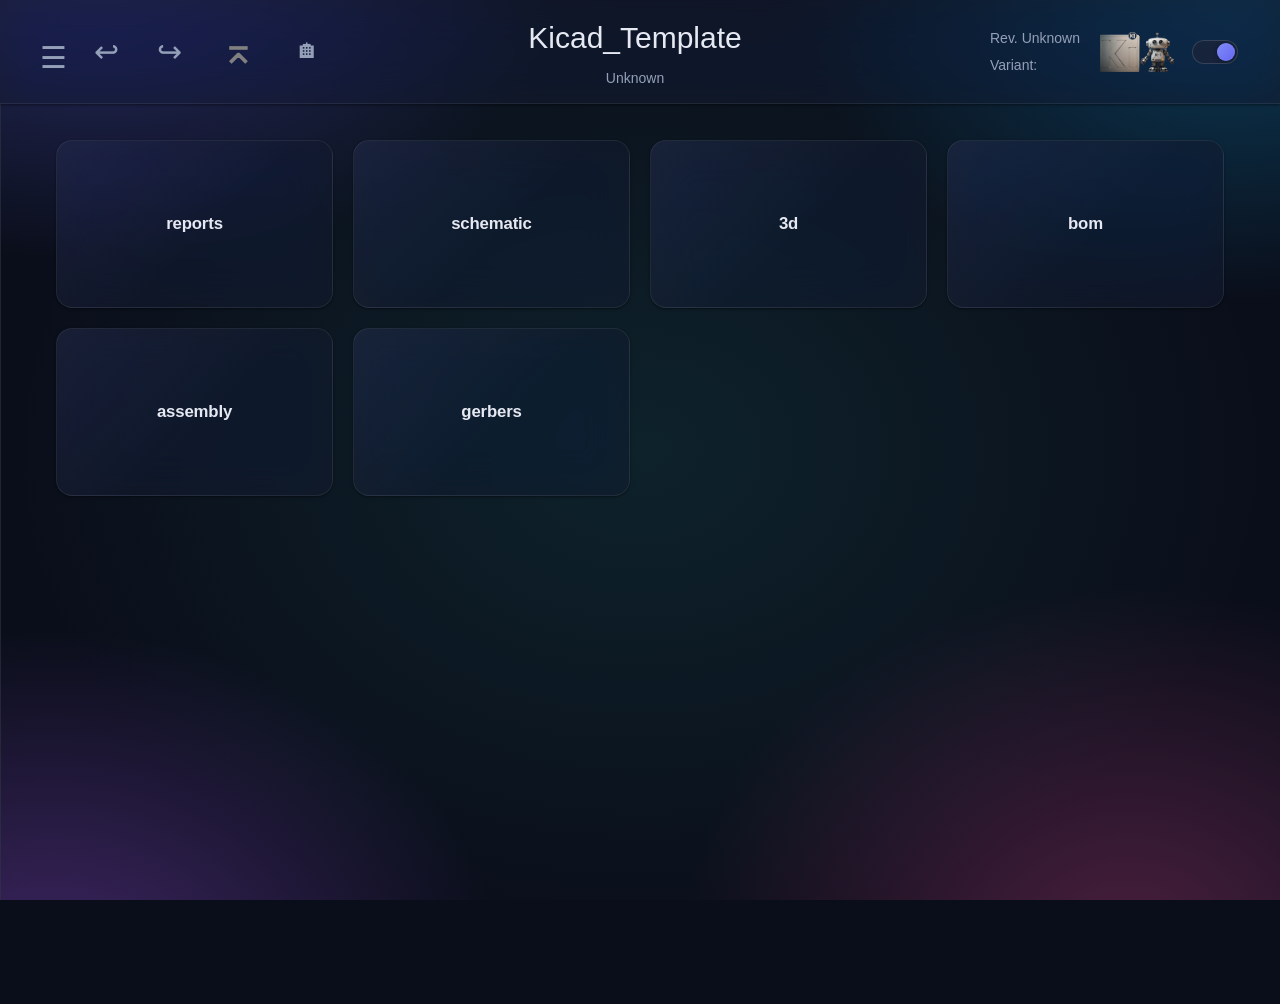
<file: HTML/HTML/Nano-Board-rev-2-navigate.html>
<!DOCTYPE html>
<html lang="en">
<head>
 <title>Main page</title>
 <meta charset="UTF-8">
 <link rel="stylesheet" href="styles.css">
 <link rel="icon" href="favicon.ico">
 <script src="markdown-it.min.js"></script>
</head>
<body>

        <div id="theSideNav" class="navbar">
            <!-- Search bar container -->
            <div id="search-container">
                <input type="text" id="search-bar" placeholder="Search outputs..." autocomplete="off">
                <ul id="autocomplete-list"></ul>
            </div>
        <ul class='navbar-category'>
  <li class='folder'><span onclick='toggleFolder(this)'><span class='chevron'></span> reports</span>
    <ul id='folder-nano-board-rev-2-navigate-reports' class='folder-contents' style='display:none;'>
 <ul class='navbar-category'>
   <li><a href='Nano-Board-rev-2-navigate_reports.html#erc' class='navbar-output'>erc</a></li>
   <li><a href='Nano-Board-rev-2-navigate_reports.html#drc' class='navbar-output'>drc</a></li>
 </ul>
    </ul>
  </li>
  <li class='folder'><span onclick='toggleFolder(this)'><span class='chevron'></span> schematic</span>
    <ul id='folder-nano-board-rev-2-navigate-schematic' class='folder-contents' style='display:none;'>
 <ul class='navbar-category'>
   <li><a href='Nano-Board-rev-2-navigate_schematic.html#pdf_schematic' class='navbar-output'>pdf_schematic</a></li>
 </ul>
    </ul>
  </li>
  <li class='folder'><span onclick='toggleFolder(this)'><span class='chevron'></span> 3d</span>
    <ul id='folder-nano-board-rev-2-navigate-3d' class='folder-contents' style='display:none;'>
 <ul class='navbar-category'>
   <li><a href='Nano-Board-rev-2-navigate_3d.html#png_3d_top' class='navbar-output'>png_3d_top</a></li>
   <li><a href='Nano-Board-rev-2-navigate_3d.html#png_3d_bottom' class='navbar-output'>png_3d_bottom</a></li>
   <li><a href='Nano-Board-rev-2-navigate_3d.html#png_3d_angled_top' class='navbar-output'>png_3d_angled_top</a></li>
   <li><a href='Nano-Board-rev-2-navigate_3d.html#png_3d_angled_bottom' class='navbar-output'>png_3d_angled_bottom</a></li>
   <li><a href='Nano-Board-rev-2-navigate_3d.html#step' class='navbar-output'>step</a></li>
 </ul>
    </ul>
  </li>
  <li class='folder'><span onclick='toggleFolder(this)'><span class='chevron'></span> bom</span>
    <ul id='folder-nano-board-rev-2-navigate-bom' class='folder-contents' style='display:none;'>
 <ul class='navbar-category'>
   <li><a href='Nano-Board-rev-2-navigate_bom.html#html_ibom' class='navbar-output'>html_ibom</a></li>
   <li><a href='Nano-Board-rev-2-navigate_bom.html#csv_bom' class='navbar-output'>csv_bom</a></li>
 </ul>
    </ul>
  </li>
  <li class='folder'><span onclick='toggleFolder(this)'><span class='chevron'></span> assembly</span>
    <ul id='folder-nano-board-rev-2-navigate-assembly' class='folder-contents' style='display:none;'>
 <ul class='navbar-category'>
   <li><a href='Nano-Board-rev-2-navigate_assembly.html#csv_position' class='navbar-output'>csv_position</a></li>
 </ul>
    </ul>
  </li>
  <li class='folder'><span onclick='toggleFolder(this)'><span class='chevron'></span> gerbers</span>
    <ul id='folder-nano-board-rev-2-navigate-gerbers' class='folder-contents' style='display:none;'>
 <ul class='navbar-category'>
   <li><a href='Nano-Board-rev-2-navigate_gerbers.html#gerbers' class='navbar-output'>gerbers</a></li>
   <li><a href='Nano-Board-rev-2-navigate_gerbers.html#drill' class='navbar-output'>drill</a></li>
 </ul>
    </ul>
  </li>
</ul>
</div>

        <div id="topmenu" class="topmenu">
        <div style="display: flex; align-items: center; flex: 1; min-width: 0; gap: 10px;">
<span id="open-navbar" style="font-size:30px;cursor:pointer;" onclick="openNav()">&#9776;</span>
<span id="close-navbar" style="font-size:30px;cursor:pointer;display:none;" onclick="closeNav()">⨉</span>
<button id="back-button" onclick="history.back()" style="font-size:30px;">↩</button>
<button id="forward-button" onclick="history.forward()" style="font-size:30px;">↪</button>
<button id="up-button" disabled style="font-size:44px; color: gray; cursor: not-allowed; position: relative; top: -3px;">⌅</button>
<button id="home-button" onclick="location.href='Nano-Board-rev-2-navigate.html'" style="font-size:25px; position: relative; top: -2px;">🏠︎</button>
</div>
<div style="text-align: center; flex: 1; min-width: 200px;">
<a href="https://github.com/Swasthik-FA/Kicad_Template" style="text-decoration: none; color: inherit;">
<span style="font-size:30px;">Kicad_Template</span>
</a>

            <div style="
                font-size:14px;
                color: var(--text-color-accent);
                margin-top: 5px;">
                Unknown
            </div>
        </div>
<div style="display: flex; align-items: center; flex: 1; justify-content: flex-end; min-width: 0; gap: 10px; padding-right: 10px;">

            <div style="
                text-align: left;
                font-size:14px;
                margin-right: 10px;
                color: var(--text-color-accent);">
                <div style="margin-bottom: 5px;">Rev. Unknown</div>
                <div>Variant: </div>
            </div>
<img src="images/logo.png" alt="Logo" style="max-height: 40px; max-width: 74.0px;">

            <label class="theme-switch" style="
                position: relative;
                margin-right: 10px; /* Move toggle slightly left */
                max-width: 100%; /* Prevent overflow */
            ">
                <input type="checkbox" id="themeToggle" onchange="toggleTheme()">
                <span></span>
            </label>
        </div>
</div>
<div id="main">
<div class="items-container">
<div>
        <div class="category-box" onclick="location.href='Nano-Board-rev-2-navigate_reports.html'">
            <p class="category-title">reports</p>
        </div>
        </div><div>
        <div class="category-box" onclick="location.href='Nano-Board-rev-2-navigate_schematic.html'">
            <p class="category-title">schematic</p>
        </div>
        </div><div>
        <div class="category-box" onclick="location.href='Nano-Board-rev-2-navigate_3d.html'">
            <p class="category-title">3d</p>
        </div>
        </div><div>
        <div class="category-box" onclick="location.href='Nano-Board-rev-2-navigate_bom.html'">
            <p class="category-title">bom</p>
        </div>
        </div><div>
        <div class="category-box" onclick="location.href='Nano-Board-rev-2-navigate_assembly.html'">
            <p class="category-title">assembly</p>
        </div>
        </div><div>
        <div class="category-box" onclick="location.href='Nano-Board-rev-2-navigate_gerbers.html'">
            <p class="category-title">gerbers</p>
        </div>
        </div></div>

<script>

// Side Navigation functions ===================================================

function openNav() {
    const navbar = document.getElementById("theSideNav");
    const main = document.getElementById("main");

    navbar.style.width = "360px";
    navbar.style.paddingLeft = "20px";
    main.style.marginLeft = "360px";
    document.getElementById("open-navbar").style.display = "none";
    document.getElementById("close-navbar").style.display = "inline-block";
}

function closeNav() {
    const navbar = document.getElementById("theSideNav");
    const main = document.getElementById("main");

    navbar.style.width = "0"; // Close the navbar
    navbar.style.paddingLeft = "0"; // Reset padding
    main.style.marginLeft = "0"; // Reset page content position
    document.getElementById("open-navbar").style.display = "inline-block";
    document.getElementById("close-navbar").style.display = "none";
}

function toggleFolder(folderHeader) {
    const folder = folderHeader.parentElement;
    const folderContents = folderHeader.nextElementSibling;

    if (folder.classList.contains("open")) {
        folder.classList.remove("open");
        folderContents.style.display = "none";
    } else {
        folder.classList.add("open");
        folderContents.style.display = "block";
    }

    // Save the updated state
    saveSideNavState();
}

function saveSideNavState() {
    const navbar = document.getElementById("theSideNav");
    const isOpen = navbar.style.width !== "0px"; // Check if navbar is open

    // Save the state of each folder
    const folderStates = Array.from(document.querySelectorAll(".folder")).map(folder => ({
        id: folder.querySelector("span").textContent.trim(), // Use folder name as identifier
        isOpen: folder.classList.contains("open") // Check if folder is open
    }));

    // Save the navbar and folder states to localStorage
    localStorage.setItem("navbarState", JSON.stringify({ isOpen, folderStates }));
}

function restorenavbarState() {
    const savedState = localStorage.getItem("navbarState");
    if (savedState) {
        const { isOpen, folderStates } = JSON.parse(savedState);
        const navbar = document.getElementById("theSideNav");
        const main = document.getElementById("main");

        // Temporarily disable animations on page load so elements don't move
        navbar.style.transition = "none";
        main.style.transition = "none";
        const chevrons = document.querySelectorAll(".chevron");
        chevrons.forEach(chevron => {
            chevron.style.transition = "none";
        });

        // Restore side navigation state
        if (isOpen) {
            openNav()
        } else {
            closeNav()
        }

        // Restore folder open/closed states
        folderStates.forEach(({ id, isOpen }) => {
            const folder = Array.from(document.querySelectorAll(".folder"))
                .find(folder => folder.querySelector("span").textContent.trim() === id);

            if (folder) {
                const folderContents = folder.querySelector(".folder-contents");
                if (isOpen) {
                    folder.classList.add("open");
                    folderContents.style.display = "block";
                } else {
                    folder.classList.remove("open");
                    folderContents.style.display = "none";
                }
            }
        });

        // Re-enable animation
        setTimeout(() => {
            navbar.style.transition = "";
            main.style.transition = "";
            chevrons.forEach(chevron => {
                chevron.style.transition = "";
            });
        }, 100);
    }
}

function saveSidenavScrollPosition() {
    const navbar = document.getElementById("theSideNav");
    const scrollPosition = navbar.scrollTop;
    localStorage.setItem("navbarScrollPosition", scrollPosition);
}

function restoreSidenavScrollPosition() {
    const navbar = document.getElementById("theSideNav");
    const savedPosition = localStorage.getItem("navbarScrollPosition");
    if (savedPosition !== null) {
        navbar.scrollTop = parseInt(savedPosition, 10);
    }
}

function adjustSidenavOffset() {
    const topMenu = document.getElementById("topmenu");
    const navbar = document.getElementById("theSideNav");

    if (topMenu) {
        const topMenuHeight = topMenu.offsetHeight;
        document.documentElement.style.setProperty('--top-menu-height', `${topMenuHeight}px`);
    }
}

adjustSidenavOffset();
window.addEventListener("resize", adjustSidenavOffset);

/* This is the scrolling offset when we click on an output in the side navigation bar
   It should take into account the top menu height */
function adjustOutputOffset() {
    const topMenu = document.getElementById("topmenu"); // Replace with your top menu's ID
    if (topMenu) {
        const topMenuHeight = topMenu.offsetHeight; // Dynamically get the top menu height
        document.documentElement.style.setProperty('--top-menu-height', `${topMenuHeight}px`);
    }
}

window.addEventListener("DOMContentLoaded", adjustOutputOffset);
window.addEventListener("resize", adjustOutputOffset);

// Prevent flickering on page navigation
window.addEventListener("beforeunload", () => {
    saveSideNavState();
    saveSidenavScrollPosition();
});

window.addEventListener("load", restoreSidenavScrollPosition);
document.addEventListener("DOMContentLoaded", restorenavbarState);

function initializeSearchBar(searchContainerId, outputSelector) {
    const searchContainer = document.getElementById(searchContainerId);
    if (!searchContainer) return; // Exit if container is not found

    const searchBar = searchContainer.querySelector('#search-bar');
    const autocompleteList = searchContainer.querySelector('#autocomplete-list');
    const outputLinks = document.querySelectorAll(outputSelector);

    // Collect output names and their hrefs
    const outputs = Array.from(outputLinks).map(link => ({
        name: link.textContent.trim(),
        href: link.getAttribute("href"),
    }));

    let highlightedIndex = -1; // Index of the currently highlighted item

    function adjustAutocompleteWidth() {
        const searchBarWidth = searchBar.offsetWidth;
        autocompleteList.style.width = `${searchBarWidth}px`;
    }

    function updateAutocomplete(query) {
        autocompleteList.innerHTML = ""; // Clear suggestions
        highlightedIndex = -1; // Reset highlighting

        const matches = outputs.filter(output =>
            output.name.toLowerCase().includes(query.toLowerCase())
        );

        matches.forEach(match => {
            const listItem = document.createElement("li");
            listItem.textContent = match.name;
            listItem.addEventListener("click", () => {
                window.location.href = match.href;
            });
            autocompleteList.appendChild(listItem);
        });

        autocompleteList.style.display = matches.length ? "block" : "none";
    }

    function highlightItem(index) {
        const items = autocompleteList.querySelectorAll("li");
        items.forEach((item, i) => {
            if (i === index) {
                item.classList.add("highlighted");
                item.scrollIntoView({ block: "nearest" });
            } else {
                item.classList.remove("highlighted");
            }
        });
    }

    // Add event listeners for search bar input and keydown
    searchBar.addEventListener("input", () => {
        const query = searchBar.value.trim();
        if (query) updateAutocomplete(query);
        else {
            autocompleteList.innerHTML = "";
            autocompleteList.style.display = "none";
        }
    });

    searchBar.addEventListener("keydown", (event) => {
        const items = autocompleteList.querySelectorAll("li");
        if (!items.length) return;

        if (event.key === "ArrowDown") {
            event.preventDefault();
            highlightedIndex = (highlightedIndex + 1) % items.length;
            highlightItem(highlightedIndex);
        } else if (event.key === "ArrowUp") {
            event.preventDefault();
            highlightedIndex = (highlightedIndex - 1 + items.length) % items.length;
            highlightItem(highlightedIndex);
        } else if (event.key === "Enter" && highlightedIndex >= 0) {
            event.preventDefault();
            items[highlightedIndex].click();
        }
    });

    // Hide suggestions when clicking outside
    document.addEventListener("click", (event) => {
        if (!searchBar.contains(event.target) && !autocompleteList.contains(event.target)) {
            autocompleteList.style.display = "none";
        }
    });

    // Adjust width on window resize
    adjustAutocompleteWidth();
    window.addEventListener("resize", adjustAutocompleteWidth);
}

// Initialize search functionality
document.addEventListener("DOMContentLoaded", () => {
    initializeSearchBar("search-container", ".navbar-output");
});

</script>

<script>
document.addEventListener('DOMContentLoaded', function () {
    const md = window.markdownit({
        html: true,
        linkify: true,
        typographer: true
    });

    // Find all markdown containers and render them
    document.querySelectorAll('.markdown-content').forEach(container => {
        const rawMarkdown = container.innerHTML;
        container.style.display = 'block';
        container.innerHTML = md.render(rawMarkdown);
    });
});
</script>

<script>
// Theme toggle ================================================================

function toggleTheme() {
    const body = document.body;

    // Check if the current theme is dark
    const isDark = body.classList.contains('dark-mode');

    // Toggle between dark and light themes
    if (isDark) {
        body.classList.remove('dark-mode');
        body.classList.add('light-mode');
    } else {
        body.classList.remove('light-mode');
        body.classList.add('dark-mode');
    }

    // Save the selected theme to localStorage
    localStorage.setItem('theme', isDark ? 'light' : 'dark');
}

// Do not animate theme toggle on page load
document.addEventListener("DOMContentLoaded", () => {
    const themeToggle = document.getElementById('themeToggle');
    const toggleSpan = themeToggle.nextElementSibling; // The <span> element

    // Prevent animation on page load
    const savedTheme = localStorage.getItem('theme') || 'dark';
    document.body.classList.add(savedTheme === 'dark' ? 'dark-mode' : 'light-mode');
    themeToggle.checked = savedTheme === 'dark';

    // Add the "animate" class on user interaction
    themeToggle.addEventListener('change', () => {
        toggleSpan.classList.add('animate');
        setTimeout(() => {
            toggleSpan.classList.remove('animate'); // Remove the animation class after completion
        }, 400); // Match the CSS transition duration (0.4s)
    });
});

// Avoid flickering of theme toggle on page load
document.addEventListener("DOMContentLoaded", () => {
    const body = document.body;

    // Temporarily disable transitions during page load
    body.classList.add('no-transition');

    // Remove the no-transition class after the page is fully loaded
    setTimeout(() => {
        body.classList.remove('no-transition');
    }, 50); // Allow rendering to complete before enabling transitions
});

function adjustMainBodyOffset() {
    const topMenu = document.getElementById("topmenu");
    const mainBody = document.getElementById("main");

    if (topMenu && mainBody) {
        const topMenuHeight = topMenu.offsetHeight;
        mainBody.style.marginTop = `${topMenuHeight}px`;
    }
}

// Apply the adjustment on page load and window resize
window.addEventListener("DOMContentLoaded", adjustMainBodyOffset);
window.addEventListener("resize", adjustMainBodyOffset);
</script>
</body>
</html>
</file>
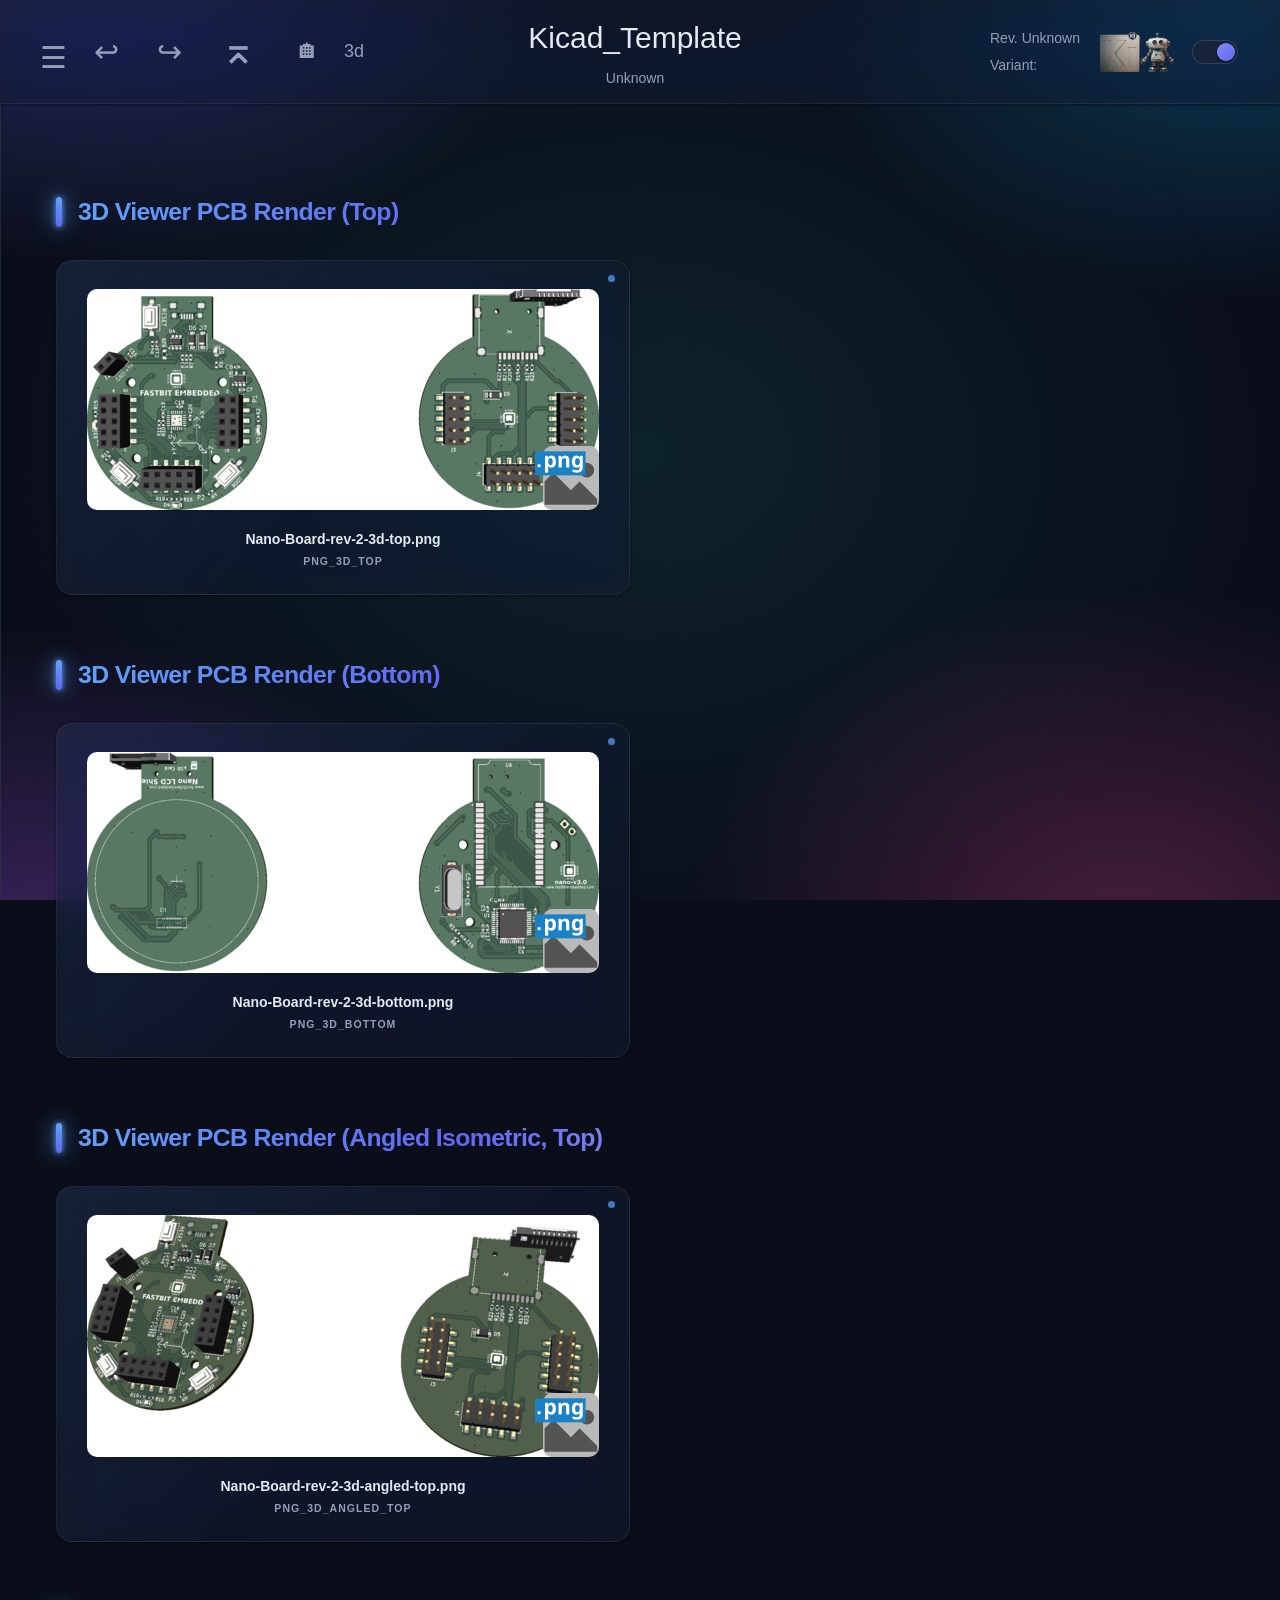
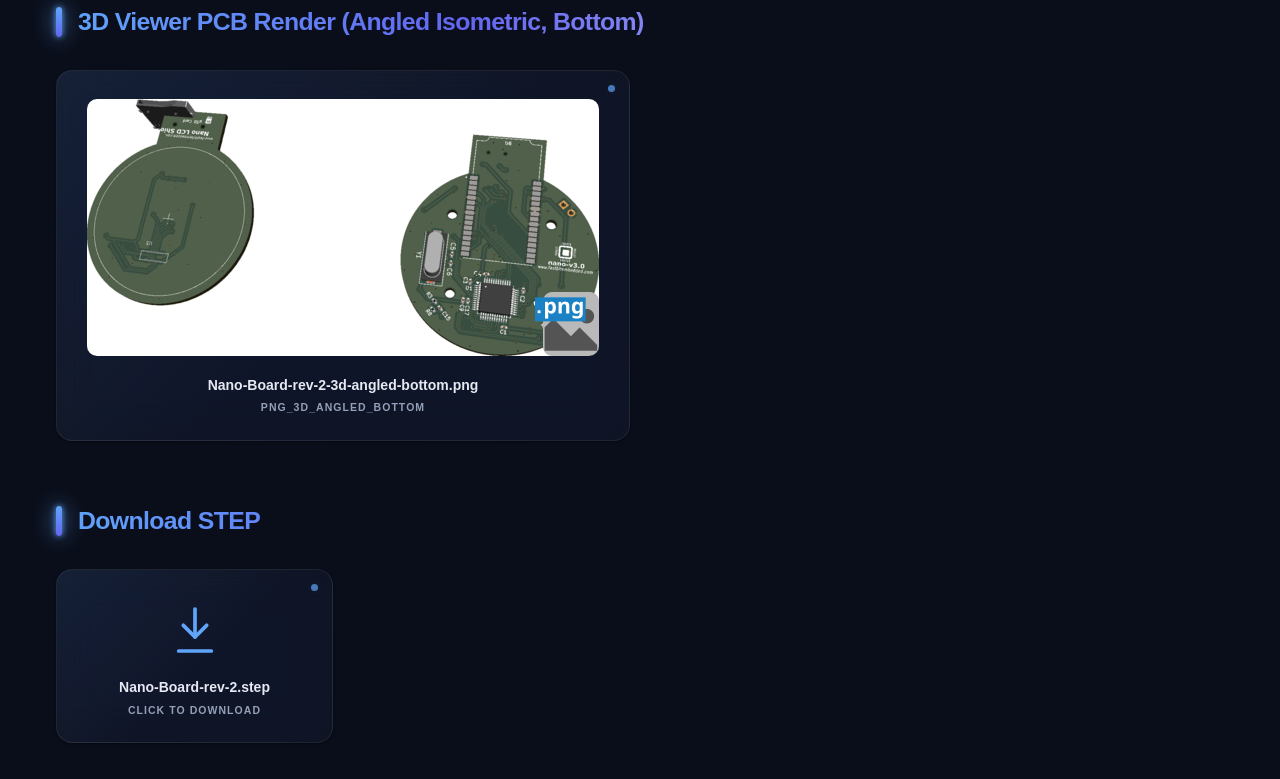
<file: HTML/HTML/Nano-Board-rev-2-navigate_3d.html>
<!DOCTYPE html>
<html lang="en">
<head>
 <title>/3d</title>
 <meta charset="UTF-8">
 <link rel="stylesheet" href="styles.css">
 <link rel="icon" href="favicon.ico">
 <script src="markdown-it.min.js"></script>
</head>
<body>

        <div id="theSideNav" class="navbar">
            <!-- Search bar container -->
            <div id="search-container">
                <input type="text" id="search-bar" placeholder="Search outputs..." autocomplete="off">
                <ul id="autocomplete-list"></ul>
            </div>
        <ul class='navbar-category'>
  <li class='folder'><span onclick='toggleFolder(this)'><span class='chevron'></span> reports</span>
    <ul id='folder-nano-board-rev-2-navigate-reports' class='folder-contents' style='display:none;'>
 <ul class='navbar-category'>
   <li><a href='Nano-Board-rev-2-navigate_reports.html#erc' class='navbar-output'>erc</a></li>
   <li><a href='Nano-Board-rev-2-navigate_reports.html#drc' class='navbar-output'>drc</a></li>
 </ul>
    </ul>
  </li>
  <li class='folder'><span onclick='toggleFolder(this)'><span class='chevron'></span> schematic</span>
    <ul id='folder-nano-board-rev-2-navigate-schematic' class='folder-contents' style='display:none;'>
 <ul class='navbar-category'>
   <li><a href='Nano-Board-rev-2-navigate_schematic.html#pdf_schematic' class='navbar-output'>pdf_schematic</a></li>
 </ul>
    </ul>
  </li>
  <li class='folder'><span onclick='toggleFolder(this)'><span class='chevron'></span> 3d</span>
    <ul id='folder-nano-board-rev-2-navigate-3d' class='folder-contents' style='display:none;'>
 <ul class='navbar-category'>
   <li><a href='Nano-Board-rev-2-navigate_3d.html#png_3d_top' class='navbar-output'>png_3d_top</a></li>
   <li><a href='Nano-Board-rev-2-navigate_3d.html#png_3d_bottom' class='navbar-output'>png_3d_bottom</a></li>
   <li><a href='Nano-Board-rev-2-navigate_3d.html#png_3d_angled_top' class='navbar-output'>png_3d_angled_top</a></li>
   <li><a href='Nano-Board-rev-2-navigate_3d.html#png_3d_angled_bottom' class='navbar-output'>png_3d_angled_bottom</a></li>
   <li><a href='Nano-Board-rev-2-navigate_3d.html#step' class='navbar-output'>step</a></li>
 </ul>
    </ul>
  </li>
  <li class='folder'><span onclick='toggleFolder(this)'><span class='chevron'></span> bom</span>
    <ul id='folder-nano-board-rev-2-navigate-bom' class='folder-contents' style='display:none;'>
 <ul class='navbar-category'>
   <li><a href='Nano-Board-rev-2-navigate_bom.html#html_ibom' class='navbar-output'>html_ibom</a></li>
   <li><a href='Nano-Board-rev-2-navigate_bom.html#csv_bom' class='navbar-output'>csv_bom</a></li>
 </ul>
    </ul>
  </li>
  <li class='folder'><span onclick='toggleFolder(this)'><span class='chevron'></span> assembly</span>
    <ul id='folder-nano-board-rev-2-navigate-assembly' class='folder-contents' style='display:none;'>
 <ul class='navbar-category'>
   <li><a href='Nano-Board-rev-2-navigate_assembly.html#csv_position' class='navbar-output'>csv_position</a></li>
 </ul>
    </ul>
  </li>
  <li class='folder'><span onclick='toggleFolder(this)'><span class='chevron'></span> gerbers</span>
    <ul id='folder-nano-board-rev-2-navigate-gerbers' class='folder-contents' style='display:none;'>
 <ul class='navbar-category'>
   <li><a href='Nano-Board-rev-2-navigate_gerbers.html#gerbers' class='navbar-output'>gerbers</a></li>
   <li><a href='Nano-Board-rev-2-navigate_gerbers.html#drill' class='navbar-output'>drill</a></li>
 </ul>
    </ul>
  </li>
</ul>
</div>

        <div id="topmenu" class="topmenu">
        <div style="display: flex; align-items: center; flex: 1; min-width: 0; gap: 10px;">
<span id="open-navbar" style="font-size:30px;cursor:pointer;" onclick="openNav()">&#9776;</span>
<span id="close-navbar" style="font-size:30px;cursor:pointer;display:none;" onclick="closeNav()">⨉</span>
<button id="back-button" onclick="history.back()" style="font-size:30px;">↩</button>
<button id="forward-button" onclick="history.forward()" style="font-size:30px;">↪</button>
<button id="up-button" onclick="location.href='Nano-Board-rev-2-navigate.html'" style="font-size:44px; position: relative; top: -3px;">⌅</button>
<button id="home-button" onclick="location.href='Nano-Board-rev-2-navigate.html'" style="font-size:25px; position: relative; top: -2px;">🏠︎</button>

            <span style="
                font-size:18px;
                color: var(--text-color-accent);
                white-space: nowrap;
                overflow: hidden;
                text-overflow: ellipsis;
                flex: 1;
            ">
                <a href="Nano-Board-rev-2-navigate_3d.html" style="text-decoration:none;color:inherit;">3d</a>
            </span>
</div>
<div style="text-align: center; flex: 1; min-width: 200px;">
<a href="https://github.com/Swasthik-FA/Kicad_Template" style="text-decoration: none; color: inherit;">
<span style="font-size:30px;">Kicad_Template</span>
</a>

            <div style="
                font-size:14px;
                color: var(--text-color-accent);
                margin-top: 5px;">
                Unknown
            </div>
        </div>
<div style="display: flex; align-items: center; flex: 1; justify-content: flex-end; min-width: 0; gap: 10px; padding-right: 10px;">

            <div style="
                text-align: left;
                font-size:14px;
                margin-right: 10px;
                color: var(--text-color-accent);">
                <div style="margin-bottom: 5px;">Rev. Unknown</div>
                <div>Variant: </div>
            </div>
<img src="images/logo.png" alt="Logo" style="max-height: 40px; max-width: 74.0px;">

            <label class="theme-switch" style="
                position: relative;
                margin-right: 10px; /* Move toggle slightly left */
                max-width: 100%; /* Prevent overflow */
            ">
                <input type="checkbox" id="themeToggle" onchange="toggleTheme()">
                <span></span>
            </label>
        </div>
</div>
<div id="main">
<div class="output-virtual-box" id="png_3d_top">
<div class="output-comment">3D viewer PCB render (top)</div>
<div class="items-container">

        <div class="output-box wide" onclick="location.href='../3d/Nano-Board-rev-2-3d-top.png'">
            <img src="images/cat_png_3d_top_Nano-Board-rev-2-3d-top.png" alt="Nano-Board-rev-2-3d-top.png" width="512" height="221">
            <p class="filename">Nano-Board-rev-2-3d-top.png</p>
            <p class="output-name">png_3d_top</p>
        </div>
</div>
</div>
<div class="output-virtual-box" id="png_3d_bottom">
<div class="output-comment">3D viewer PCB render (bottom)</div>
<div class="items-container">

        <div class="output-box wide" onclick="location.href='../3d/Nano-Board-rev-2-3d-bottom.png'">
            <img src="images/cat_png_3d_bottom_Nano-Board-rev-2-3d-bottom.png" alt="Nano-Board-rev-2-3d-bottom.png" width="512" height="221">
            <p class="filename">Nano-Board-rev-2-3d-bottom.png</p>
            <p class="output-name">png_3d_bottom</p>
        </div>
</div>
</div>
<div class="output-virtual-box" id="png_3d_angled_top">
<div class="output-comment">3D viewer PCB render (angled isometric, top)</div>
<div class="items-container">

        <div class="output-box wide" onclick="location.href='../3d/Nano-Board-rev-2-3d-angled-top.png'">
            <img src="images/cat_png_3d_angled_top_Nano-Board-rev-2-3d-angled-top.png" alt="Nano-Board-rev-2-3d-angled-top.png" width="512" height="242">
            <p class="filename">Nano-Board-rev-2-3d-angled-top.png</p>
            <p class="output-name">png_3d_angled_top</p>
        </div>
</div>
</div>
<div class="output-virtual-box" id="png_3d_angled_bottom">
<div class="output-comment">3D viewer PCB render (angled isometric, bottom)</div>
<div class="items-container">

        <div class="output-box wide" onclick="location.href='../3d/Nano-Board-rev-2-3d-angled-bottom.png'">
            <img src="images/cat_png_3d_angled_bottom_Nano-Board-rev-2-3d-angled-bottom.png" alt="Nano-Board-rev-2-3d-angled-bottom.png" width="512" height="257">
            <p class="filename">Nano-Board-rev-2-3d-angled-bottom.png</p>
            <p class="output-name">png_3d_angled_bottom</p>
        </div>
</div>
</div>
<div class="output-virtual-box" id="step">
<div class="output-comment">Download STEP</div>
<div class="items-container">
<a class="output-box step-download" href="../3d/Nano-Board-rev-2.step" download="Nano-Board-rev-2.step" style="text-decoration:none;cursor:pointer;"><svg width="56" height="56" viewBox="0 0 24 24" fill="none" stroke="currentColor" stroke-width="1.6" stroke-linecap="round" stroke-linejoin="round" style="margin:8px 0 14px;color:#60A5FA;"><path d="M12 3v12"/><path d="m7 10 5 5 5-5"/><path d="M5 21h14"/></svg><p class="filename">Nano-Board-rev-2.step</p><p class="output-name">Click to download</p></a>
</div>
</div>
</div>

<script>

// Side Navigation functions ===================================================

function openNav() {
    const navbar = document.getElementById("theSideNav");
    const main = document.getElementById("main");

    navbar.style.width = "360px";
    navbar.style.paddingLeft = "20px";
    main.style.marginLeft = "360px";
    document.getElementById("open-navbar").style.display = "none";
    document.getElementById("close-navbar").style.display = "inline-block";
}

function closeNav() {
    const navbar = document.getElementById("theSideNav");
    const main = document.getElementById("main");

    navbar.style.width = "0"; // Close the navbar
    navbar.style.paddingLeft = "0"; // Reset padding
    main.style.marginLeft = "0"; // Reset page content position
    document.getElementById("open-navbar").style.display = "inline-block";
    document.getElementById("close-navbar").style.display = "none";
}

function toggleFolder(folderHeader) {
    const folder = folderHeader.parentElement;
    const folderContents = folderHeader.nextElementSibling;

    if (folder.classList.contains("open")) {
        folder.classList.remove("open");
        folderContents.style.display = "none";
    } else {
        folder.classList.add("open");
        folderContents.style.display = "block";
    }

    // Save the updated state
    saveSideNavState();
}

function saveSideNavState() {
    const navbar = document.getElementById("theSideNav");
    const isOpen = navbar.style.width !== "0px"; // Check if navbar is open

    // Save the state of each folder
    const folderStates = Array.from(document.querySelectorAll(".folder")).map(folder => ({
        id: folder.querySelector("span").textContent.trim(), // Use folder name as identifier
        isOpen: folder.classList.contains("open") // Check if folder is open
    }));

    // Save the navbar and folder states to localStorage
    localStorage.setItem("navbarState", JSON.stringify({ isOpen, folderStates }));
}

function restorenavbarState() {
    const savedState = localStorage.getItem("navbarState");
    if (savedState) {
        const { isOpen, folderStates } = JSON.parse(savedState);
        const navbar = document.getElementById("theSideNav");
        const main = document.getElementById("main");

        // Temporarily disable animations on page load so elements don't move
        navbar.style.transition = "none";
        main.style.transition = "none";
        const chevrons = document.querySelectorAll(".chevron");
        chevrons.forEach(chevron => {
            chevron.style.transition = "none";
        });

        // Restore side navigation state
        if (isOpen) {
            openNav()
        } else {
            closeNav()
        }

        // Restore folder open/closed states
        folderStates.forEach(({ id, isOpen }) => {
            const folder = Array.from(document.querySelectorAll(".folder"))
                .find(folder => folder.querySelector("span").textContent.trim() === id);

            if (folder) {
                const folderContents = folder.querySelector(".folder-contents");
                if (isOpen) {
                    folder.classList.add("open");
                    folderContents.style.display = "block";
                } else {
                    folder.classList.remove("open");
                    folderContents.style.display = "none";
                }
            }
        });

        // Re-enable animation
        setTimeout(() => {
            navbar.style.transition = "";
            main.style.transition = "";
            chevrons.forEach(chevron => {
                chevron.style.transition = "";
            });
        }, 100);
    }
}

function saveSidenavScrollPosition() {
    const navbar = document.getElementById("theSideNav");
    const scrollPosition = navbar.scrollTop;
    localStorage.setItem("navbarScrollPosition", scrollPosition);
}

function restoreSidenavScrollPosition() {
    const navbar = document.getElementById("theSideNav");
    const savedPosition = localStorage.getItem("navbarScrollPosition");
    if (savedPosition !== null) {
        navbar.scrollTop = parseInt(savedPosition, 10);
    }
}

function adjustSidenavOffset() {
    const topMenu = document.getElementById("topmenu");
    const navbar = document.getElementById("theSideNav");

    if (topMenu) {
        const topMenuHeight = topMenu.offsetHeight;
        document.documentElement.style.setProperty('--top-menu-height', `${topMenuHeight}px`);
    }
}

adjustSidenavOffset();
window.addEventListener("resize", adjustSidenavOffset);

/* This is the scrolling offset when we click on an output in the side navigation bar
   It should take into account the top menu height */
function adjustOutputOffset() {
    const topMenu = document.getElementById("topmenu"); // Replace with your top menu's ID
    if (topMenu) {
        const topMenuHeight = topMenu.offsetHeight; // Dynamically get the top menu height
        document.documentElement.style.setProperty('--top-menu-height', `${topMenuHeight}px`);
    }
}

window.addEventListener("DOMContentLoaded", adjustOutputOffset);
window.addEventListener("resize", adjustOutputOffset);

// Prevent flickering on page navigation
window.addEventListener("beforeunload", () => {
    saveSideNavState();
    saveSidenavScrollPosition();
});

window.addEventListener("load", restoreSidenavScrollPosition);
document.addEventListener("DOMContentLoaded", restorenavbarState);

function initializeSearchBar(searchContainerId, outputSelector) {
    const searchContainer = document.getElementById(searchContainerId);
    if (!searchContainer) return; // Exit if container is not found

    const searchBar = searchContainer.querySelector('#search-bar');
    const autocompleteList = searchContainer.querySelector('#autocomplete-list');
    const outputLinks = document.querySelectorAll(outputSelector);

    // Collect output names and their hrefs
    const outputs = Array.from(outputLinks).map(link => ({
        name: link.textContent.trim(),
        href: link.getAttribute("href"),
    }));

    let highlightedIndex = -1; // Index of the currently highlighted item

    function adjustAutocompleteWidth() {
        const searchBarWidth = searchBar.offsetWidth;
        autocompleteList.style.width = `${searchBarWidth}px`;
    }

    function updateAutocomplete(query) {
        autocompleteList.innerHTML = ""; // Clear suggestions
        highlightedIndex = -1; // Reset highlighting

        const matches = outputs.filter(output =>
            output.name.toLowerCase().includes(query.toLowerCase())
        );

        matches.forEach(match => {
            const listItem = document.createElement("li");
            listItem.textContent = match.name;
            listItem.addEventListener("click", () => {
                window.location.href = match.href;
            });
            autocompleteList.appendChild(listItem);
        });

        autocompleteList.style.display = matches.length ? "block" : "none";
    }

    function highlightItem(index) {
        const items = autocompleteList.querySelectorAll("li");
        items.forEach((item, i) => {
            if (i === index) {
                item.classList.add("highlighted");
                item.scrollIntoView({ block: "nearest" });
            } else {
                item.classList.remove("highlighted");
            }
        });
    }

    // Add event listeners for search bar input and keydown
    searchBar.addEventListener("input", () => {
        const query = searchBar.value.trim();
        if (query) updateAutocomplete(query);
        else {
            autocompleteList.innerHTML = "";
            autocompleteList.style.display = "none";
        }
    });

    searchBar.addEventListener("keydown", (event) => {
        const items = autocompleteList.querySelectorAll("li");
        if (!items.length) return;

        if (event.key === "ArrowDown") {
            event.preventDefault();
            highlightedIndex = (highlightedIndex + 1) % items.length;
            highlightItem(highlightedIndex);
        } else if (event.key === "ArrowUp") {
            event.preventDefault();
            highlightedIndex = (highlightedIndex - 1 + items.length) % items.length;
            highlightItem(highlightedIndex);
        } else if (event.key === "Enter" && highlightedIndex >= 0) {
            event.preventDefault();
            items[highlightedIndex].click();
        }
    });

    // Hide suggestions when clicking outside
    document.addEventListener("click", (event) => {
        if (!searchBar.contains(event.target) && !autocompleteList.contains(event.target)) {
            autocompleteList.style.display = "none";
        }
    });

    // Adjust width on window resize
    adjustAutocompleteWidth();
    window.addEventListener("resize", adjustAutocompleteWidth);
}

// Initialize search functionality
document.addEventListener("DOMContentLoaded", () => {
    initializeSearchBar("search-container", ".navbar-output");
});

</script>

<script>
document.addEventListener('DOMContentLoaded', function () {
    const md = window.markdownit({
        html: true,
        linkify: true,
        typographer: true
    });

    // Find all markdown containers and render them
    document.querySelectorAll('.markdown-content').forEach(container => {
        const rawMarkdown = container.innerHTML;
        container.style.display = 'block';
        container.innerHTML = md.render(rawMarkdown);
    });
});
</script>

<script>
// Theme toggle ================================================================

function toggleTheme() {
    const body = document.body;

    // Check if the current theme is dark
    const isDark = body.classList.contains('dark-mode');

    // Toggle between dark and light themes
    if (isDark) {
        body.classList.remove('dark-mode');
        body.classList.add('light-mode');
    } else {
        body.classList.remove('light-mode');
        body.classList.add('dark-mode');
    }

    // Save the selected theme to localStorage
    localStorage.setItem('theme', isDark ? 'light' : 'dark');
}

// Do not animate theme toggle on page load
document.addEventListener("DOMContentLoaded", () => {
    const themeToggle = document.getElementById('themeToggle');
    const toggleSpan = themeToggle.nextElementSibling; // The <span> element

    // Prevent animation on page load
    const savedTheme = localStorage.getItem('theme') || 'dark';
    document.body.classList.add(savedTheme === 'dark' ? 'dark-mode' : 'light-mode');
    themeToggle.checked = savedTheme === 'dark';

    // Add the "animate" class on user interaction
    themeToggle.addEventListener('change', () => {
        toggleSpan.classList.add('animate');
        setTimeout(() => {
            toggleSpan.classList.remove('animate'); // Remove the animation class after completion
        }, 400); // Match the CSS transition duration (0.4s)
    });
});

// Avoid flickering of theme toggle on page load
document.addEventListener("DOMContentLoaded", () => {
    const body = document.body;

    // Temporarily disable transitions during page load
    body.classList.add('no-transition');

    // Remove the no-transition class after the page is fully loaded
    setTimeout(() => {
        body.classList.remove('no-transition');
    }, 50); // Allow rendering to complete before enabling transitions
});

function adjustMainBodyOffset() {
    const topMenu = document.getElementById("topmenu");
    const mainBody = document.getElementById("main");

    if (topMenu && mainBody) {
        const topMenuHeight = topMenu.offsetHeight;
        mainBody.style.marginTop = `${topMenuHeight}px`;
    }
}

// Apply the adjustment on page load and window resize
window.addEventListener("DOMContentLoaded", adjustMainBodyOffset);
window.addEventListener("resize", adjustMainBodyOffset);
</script>
</body>
</html>
</file>
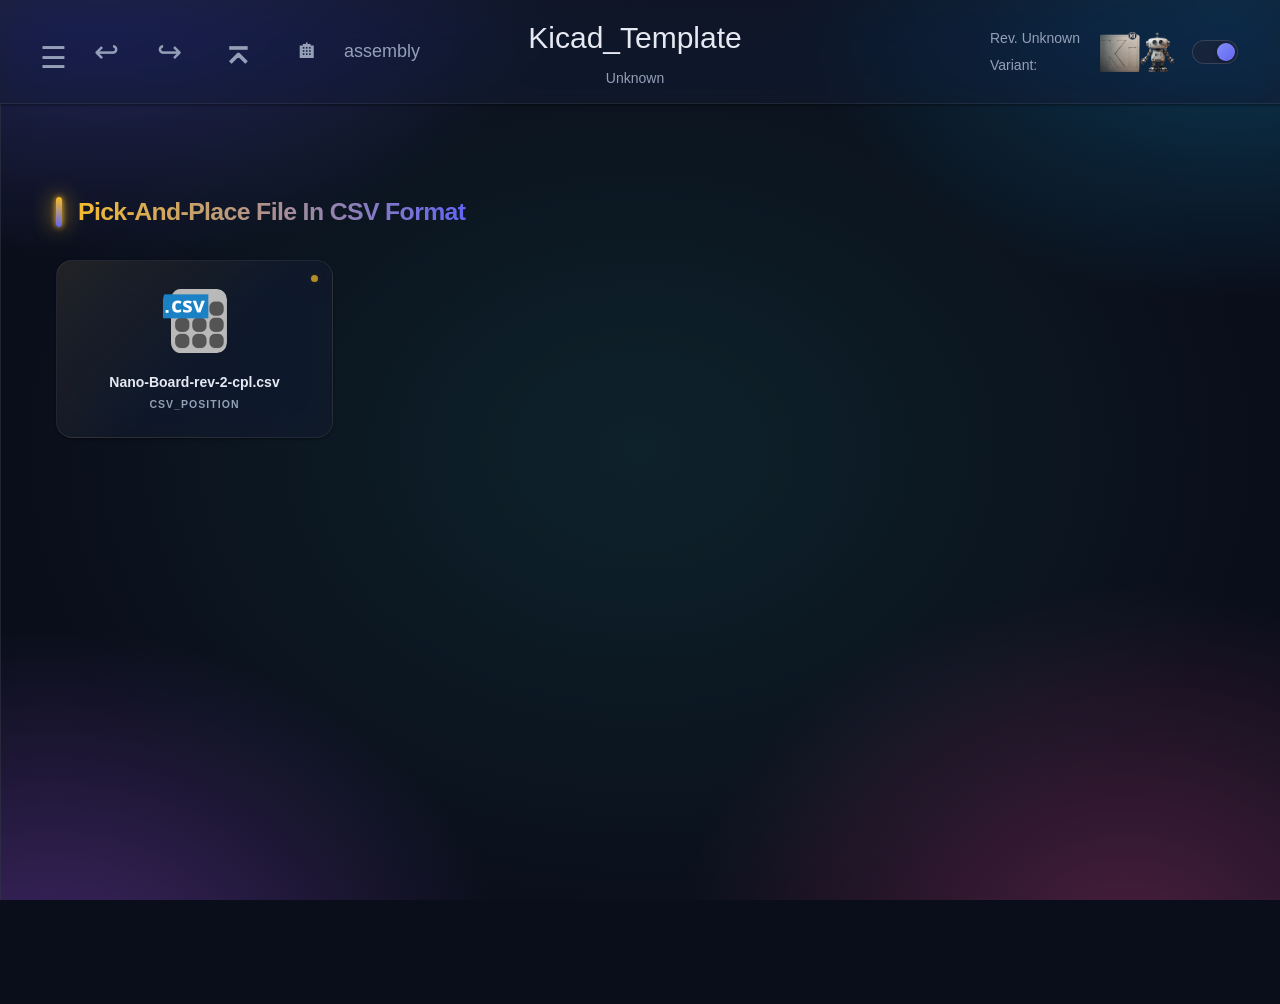
<file: HTML/HTML/Nano-Board-rev-2-navigate_assembly.html>
<!DOCTYPE html>
<html lang="en">
<head>
 <title>/assembly</title>
 <meta charset="UTF-8">
 <link rel="stylesheet" href="styles.css">
 <link rel="icon" href="favicon.ico">
 <script src="markdown-it.min.js"></script>
</head>
<body>

        <div id="theSideNav" class="navbar">
            <!-- Search bar container -->
            <div id="search-container">
                <input type="text" id="search-bar" placeholder="Search outputs..." autocomplete="off">
                <ul id="autocomplete-list"></ul>
            </div>
        <ul class='navbar-category'>
  <li class='folder'><span onclick='toggleFolder(this)'><span class='chevron'></span> reports</span>
    <ul id='folder-nano-board-rev-2-navigate-reports' class='folder-contents' style='display:none;'>
 <ul class='navbar-category'>
   <li><a href='Nano-Board-rev-2-navigate_reports.html#erc' class='navbar-output'>erc</a></li>
   <li><a href='Nano-Board-rev-2-navigate_reports.html#drc' class='navbar-output'>drc</a></li>
 </ul>
    </ul>
  </li>
  <li class='folder'><span onclick='toggleFolder(this)'><span class='chevron'></span> schematic</span>
    <ul id='folder-nano-board-rev-2-navigate-schematic' class='folder-contents' style='display:none;'>
 <ul class='navbar-category'>
   <li><a href='Nano-Board-rev-2-navigate_schematic.html#pdf_schematic' class='navbar-output'>pdf_schematic</a></li>
 </ul>
    </ul>
  </li>
  <li class='folder'><span onclick='toggleFolder(this)'><span class='chevron'></span> 3d</span>
    <ul id='folder-nano-board-rev-2-navigate-3d' class='folder-contents' style='display:none;'>
 <ul class='navbar-category'>
   <li><a href='Nano-Board-rev-2-navigate_3d.html#png_3d_top' class='navbar-output'>png_3d_top</a></li>
   <li><a href='Nano-Board-rev-2-navigate_3d.html#png_3d_bottom' class='navbar-output'>png_3d_bottom</a></li>
   <li><a href='Nano-Board-rev-2-navigate_3d.html#png_3d_angled_top' class='navbar-output'>png_3d_angled_top</a></li>
   <li><a href='Nano-Board-rev-2-navigate_3d.html#png_3d_angled_bottom' class='navbar-output'>png_3d_angled_bottom</a></li>
   <li><a href='Nano-Board-rev-2-navigate_3d.html#step' class='navbar-output'>step</a></li>
 </ul>
    </ul>
  </li>
  <li class='folder'><span onclick='toggleFolder(this)'><span class='chevron'></span> bom</span>
    <ul id='folder-nano-board-rev-2-navigate-bom' class='folder-contents' style='display:none;'>
 <ul class='navbar-category'>
   <li><a href='Nano-Board-rev-2-navigate_bom.html#html_ibom' class='navbar-output'>html_ibom</a></li>
   <li><a href='Nano-Board-rev-2-navigate_bom.html#csv_bom' class='navbar-output'>csv_bom</a></li>
 </ul>
    </ul>
  </li>
  <li class='folder'><span onclick='toggleFolder(this)'><span class='chevron'></span> assembly</span>
    <ul id='folder-nano-board-rev-2-navigate-assembly' class='folder-contents' style='display:none;'>
 <ul class='navbar-category'>
   <li><a href='Nano-Board-rev-2-navigate_assembly.html#csv_position' class='navbar-output'>csv_position</a></li>
 </ul>
    </ul>
  </li>
  <li class='folder'><span onclick='toggleFolder(this)'><span class='chevron'></span> gerbers</span>
    <ul id='folder-nano-board-rev-2-navigate-gerbers' class='folder-contents' style='display:none;'>
 <ul class='navbar-category'>
   <li><a href='Nano-Board-rev-2-navigate_gerbers.html#gerbers' class='navbar-output'>gerbers</a></li>
   <li><a href='Nano-Board-rev-2-navigate_gerbers.html#drill' class='navbar-output'>drill</a></li>
 </ul>
    </ul>
  </li>
</ul>
</div>

        <div id="topmenu" class="topmenu">
        <div style="display: flex; align-items: center; flex: 1; min-width: 0; gap: 10px;">
<span id="open-navbar" style="font-size:30px;cursor:pointer;" onclick="openNav()">&#9776;</span>
<span id="close-navbar" style="font-size:30px;cursor:pointer;display:none;" onclick="closeNav()">⨉</span>
<button id="back-button" onclick="history.back()" style="font-size:30px;">↩</button>
<button id="forward-button" onclick="history.forward()" style="font-size:30px;">↪</button>
<button id="up-button" onclick="location.href='Nano-Board-rev-2-navigate.html'" style="font-size:44px; position: relative; top: -3px;">⌅</button>
<button id="home-button" onclick="location.href='Nano-Board-rev-2-navigate.html'" style="font-size:25px; position: relative; top: -2px;">🏠︎</button>

            <span style="
                font-size:18px;
                color: var(--text-color-accent);
                white-space: nowrap;
                overflow: hidden;
                text-overflow: ellipsis;
                flex: 1;
            ">
                <a href="Nano-Board-rev-2-navigate_assembly.html" style="text-decoration:none;color:inherit;">assembly</a>
            </span>
</div>
<div style="text-align: center; flex: 1; min-width: 200px;">
<a href="https://github.com/Swasthik-FA/Kicad_Template" style="text-decoration: none; color: inherit;">
<span style="font-size:30px;">Kicad_Template</span>
</a>

            <div style="
                font-size:14px;
                color: var(--text-color-accent);
                margin-top: 5px;">
                Unknown
            </div>
        </div>
<div style="display: flex; align-items: center; flex: 1; justify-content: flex-end; min-width: 0; gap: 10px; padding-right: 10px;">

            <div style="
                text-align: left;
                font-size:14px;
                margin-right: 10px;
                color: var(--text-color-accent);">
                <div style="margin-bottom: 5px;">Rev. Unknown</div>
                <div>Variant: </div>
            </div>
<img src="images/logo.png" alt="Logo" style="max-height: 40px; max-width: 74.0px;">

            <label class="theme-switch" style="
                position: relative;
                margin-right: 10px; /* Move toggle slightly left */
                max-width: 100%; /* Prevent overflow */
            ">
                <input type="checkbox" id="themeToggle" onchange="toggleTheme()">
                <span></span>
            </label>
        </div>
</div>
<div id="main">
<div class="output-virtual-box" id="csv_position">
<div class="output-comment">Pick-and-place file in CSV format</div>
<div class="items-container">

        <div class="output-box " onclick="location.href='../assembly/Nano-Board-rev-2-cpl.csv'">
            <img src="images/file_csv_64.png" alt="Nano-Board-rev-2-cpl.csv" width="64" height="64">
            <p class="filename">Nano-Board-rev-2-cpl.csv</p>
            <p class="output-name">csv_position</p>
        </div>
</div>
</div>

<script>

// Side Navigation functions ===================================================

function openNav() {
    const navbar = document.getElementById("theSideNav");
    const main = document.getElementById("main");

    navbar.style.width = "360px";
    navbar.style.paddingLeft = "20px";
    main.style.marginLeft = "360px";
    document.getElementById("open-navbar").style.display = "none";
    document.getElementById("close-navbar").style.display = "inline-block";
}

function closeNav() {
    const navbar = document.getElementById("theSideNav");
    const main = document.getElementById("main");

    navbar.style.width = "0"; // Close the navbar
    navbar.style.paddingLeft = "0"; // Reset padding
    main.style.marginLeft = "0"; // Reset page content position
    document.getElementById("open-navbar").style.display = "inline-block";
    document.getElementById("close-navbar").style.display = "none";
}

function toggleFolder(folderHeader) {
    const folder = folderHeader.parentElement;
    const folderContents = folderHeader.nextElementSibling;

    if (folder.classList.contains("open")) {
        folder.classList.remove("open");
        folderContents.style.display = "none";
    } else {
        folder.classList.add("open");
        folderContents.style.display = "block";
    }

    // Save the updated state
    saveSideNavState();
}

function saveSideNavState() {
    const navbar = document.getElementById("theSideNav");
    const isOpen = navbar.style.width !== "0px"; // Check if navbar is open

    // Save the state of each folder
    const folderStates = Array.from(document.querySelectorAll(".folder")).map(folder => ({
        id: folder.querySelector("span").textContent.trim(), // Use folder name as identifier
        isOpen: folder.classList.contains("open") // Check if folder is open
    }));

    // Save the navbar and folder states to localStorage
    localStorage.setItem("navbarState", JSON.stringify({ isOpen, folderStates }));
}

function restorenavbarState() {
    const savedState = localStorage.getItem("navbarState");
    if (savedState) {
        const { isOpen, folderStates } = JSON.parse(savedState);
        const navbar = document.getElementById("theSideNav");
        const main = document.getElementById("main");

        // Temporarily disable animations on page load so elements don't move
        navbar.style.transition = "none";
        main.style.transition = "none";
        const chevrons = document.querySelectorAll(".chevron");
        chevrons.forEach(chevron => {
            chevron.style.transition = "none";
        });

        // Restore side navigation state
        if (isOpen) {
            openNav()
        } else {
            closeNav()
        }

        // Restore folder open/closed states
        folderStates.forEach(({ id, isOpen }) => {
            const folder = Array.from(document.querySelectorAll(".folder"))
                .find(folder => folder.querySelector("span").textContent.trim() === id);

            if (folder) {
                const folderContents = folder.querySelector(".folder-contents");
                if (isOpen) {
                    folder.classList.add("open");
                    folderContents.style.display = "block";
                } else {
                    folder.classList.remove("open");
                    folderContents.style.display = "none";
                }
            }
        });

        // Re-enable animation
        setTimeout(() => {
            navbar.style.transition = "";
            main.style.transition = "";
            chevrons.forEach(chevron => {
                chevron.style.transition = "";
            });
        }, 100);
    }
}

function saveSidenavScrollPosition() {
    const navbar = document.getElementById("theSideNav");
    const scrollPosition = navbar.scrollTop;
    localStorage.setItem("navbarScrollPosition", scrollPosition);
}

function restoreSidenavScrollPosition() {
    const navbar = document.getElementById("theSideNav");
    const savedPosition = localStorage.getItem("navbarScrollPosition");
    if (savedPosition !== null) {
        navbar.scrollTop = parseInt(savedPosition, 10);
    }
}

function adjustSidenavOffset() {
    const topMenu = document.getElementById("topmenu");
    const navbar = document.getElementById("theSideNav");

    if (topMenu) {
        const topMenuHeight = topMenu.offsetHeight;
        document.documentElement.style.setProperty('--top-menu-height', `${topMenuHeight}px`);
    }
}

adjustSidenavOffset();
window.addEventListener("resize", adjustSidenavOffset);

/* This is the scrolling offset when we click on an output in the side navigation bar
   It should take into account the top menu height */
function adjustOutputOffset() {
    const topMenu = document.getElementById("topmenu"); // Replace with your top menu's ID
    if (topMenu) {
        const topMenuHeight = topMenu.offsetHeight; // Dynamically get the top menu height
        document.documentElement.style.setProperty('--top-menu-height', `${topMenuHeight}px`);
    }
}

window.addEventListener("DOMContentLoaded", adjustOutputOffset);
window.addEventListener("resize", adjustOutputOffset);

// Prevent flickering on page navigation
window.addEventListener("beforeunload", () => {
    saveSideNavState();
    saveSidenavScrollPosition();
});

window.addEventListener("load", restoreSidenavScrollPosition);
document.addEventListener("DOMContentLoaded", restorenavbarState);

function initializeSearchBar(searchContainerId, outputSelector) {
    const searchContainer = document.getElementById(searchContainerId);
    if (!searchContainer) return; // Exit if container is not found

    const searchBar = searchContainer.querySelector('#search-bar');
    const autocompleteList = searchContainer.querySelector('#autocomplete-list');
    const outputLinks = document.querySelectorAll(outputSelector);

    // Collect output names and their hrefs
    const outputs = Array.from(outputLinks).map(link => ({
        name: link.textContent.trim(),
        href: link.getAttribute("href"),
    }));

    let highlightedIndex = -1; // Index of the currently highlighted item

    function adjustAutocompleteWidth() {
        const searchBarWidth = searchBar.offsetWidth;
        autocompleteList.style.width = `${searchBarWidth}px`;
    }

    function updateAutocomplete(query) {
        autocompleteList.innerHTML = ""; // Clear suggestions
        highlightedIndex = -1; // Reset highlighting

        const matches = outputs.filter(output =>
            output.name.toLowerCase().includes(query.toLowerCase())
        );

        matches.forEach(match => {
            const listItem = document.createElement("li");
            listItem.textContent = match.name;
            listItem.addEventListener("click", () => {
                window.location.href = match.href;
            });
            autocompleteList.appendChild(listItem);
        });

        autocompleteList.style.display = matches.length ? "block" : "none";
    }

    function highlightItem(index) {
        const items = autocompleteList.querySelectorAll("li");
        items.forEach((item, i) => {
            if (i === index) {
                item.classList.add("highlighted");
                item.scrollIntoView({ block: "nearest" });
            } else {
                item.classList.remove("highlighted");
            }
        });
    }

    // Add event listeners for search bar input and keydown
    searchBar.addEventListener("input", () => {
        const query = searchBar.value.trim();
        if (query) updateAutocomplete(query);
        else {
            autocompleteList.innerHTML = "";
            autocompleteList.style.display = "none";
        }
    });

    searchBar.addEventListener("keydown", (event) => {
        const items = autocompleteList.querySelectorAll("li");
        if (!items.length) return;

        if (event.key === "ArrowDown") {
            event.preventDefault();
            highlightedIndex = (highlightedIndex + 1) % items.length;
            highlightItem(highlightedIndex);
        } else if (event.key === "ArrowUp") {
            event.preventDefault();
            highlightedIndex = (highlightedIndex - 1 + items.length) % items.length;
            highlightItem(highlightedIndex);
        } else if (event.key === "Enter" && highlightedIndex >= 0) {
            event.preventDefault();
            items[highlightedIndex].click();
        }
    });

    // Hide suggestions when clicking outside
    document.addEventListener("click", (event) => {
        if (!searchBar.contains(event.target) && !autocompleteList.contains(event.target)) {
            autocompleteList.style.display = "none";
        }
    });

    // Adjust width on window resize
    adjustAutocompleteWidth();
    window.addEventListener("resize", adjustAutocompleteWidth);
}

// Initialize search functionality
document.addEventListener("DOMContentLoaded", () => {
    initializeSearchBar("search-container", ".navbar-output");
});

</script>

<script>
document.addEventListener('DOMContentLoaded', function () {
    const md = window.markdownit({
        html: true,
        linkify: true,
        typographer: true
    });

    // Find all markdown containers and render them
    document.querySelectorAll('.markdown-content').forEach(container => {
        const rawMarkdown = container.innerHTML;
        container.style.display = 'block';
        container.innerHTML = md.render(rawMarkdown);
    });
});
</script>

<script>
// Theme toggle ================================================================

function toggleTheme() {
    const body = document.body;

    // Check if the current theme is dark
    const isDark = body.classList.contains('dark-mode');

    // Toggle between dark and light themes
    if (isDark) {
        body.classList.remove('dark-mode');
        body.classList.add('light-mode');
    } else {
        body.classList.remove('light-mode');
        body.classList.add('dark-mode');
    }

    // Save the selected theme to localStorage
    localStorage.setItem('theme', isDark ? 'light' : 'dark');
}

// Do not animate theme toggle on page load
document.addEventListener("DOMContentLoaded", () => {
    const themeToggle = document.getElementById('themeToggle');
    const toggleSpan = themeToggle.nextElementSibling; // The <span> element

    // Prevent animation on page load
    const savedTheme = localStorage.getItem('theme') || 'dark';
    document.body.classList.add(savedTheme === 'dark' ? 'dark-mode' : 'light-mode');
    themeToggle.checked = savedTheme === 'dark';

    // Add the "animate" class on user interaction
    themeToggle.addEventListener('change', () => {
        toggleSpan.classList.add('animate');
        setTimeout(() => {
            toggleSpan.classList.remove('animate'); // Remove the animation class after completion
        }, 400); // Match the CSS transition duration (0.4s)
    });
});

// Avoid flickering of theme toggle on page load
document.addEventListener("DOMContentLoaded", () => {
    const body = document.body;

    // Temporarily disable transitions during page load
    body.classList.add('no-transition');

    // Remove the no-transition class after the page is fully loaded
    setTimeout(() => {
        body.classList.remove('no-transition');
    }, 50); // Allow rendering to complete before enabling transitions
});

function adjustMainBodyOffset() {
    const topMenu = document.getElementById("topmenu");
    const mainBody = document.getElementById("main");

    if (topMenu && mainBody) {
        const topMenuHeight = topMenu.offsetHeight;
        mainBody.style.marginTop = `${topMenuHeight}px`;
    }
}

// Apply the adjustment on page load and window resize
window.addEventListener("DOMContentLoaded", adjustMainBodyOffset);
window.addEventListener("resize", adjustMainBodyOffset);
</script>
</body>
</html>
</file>
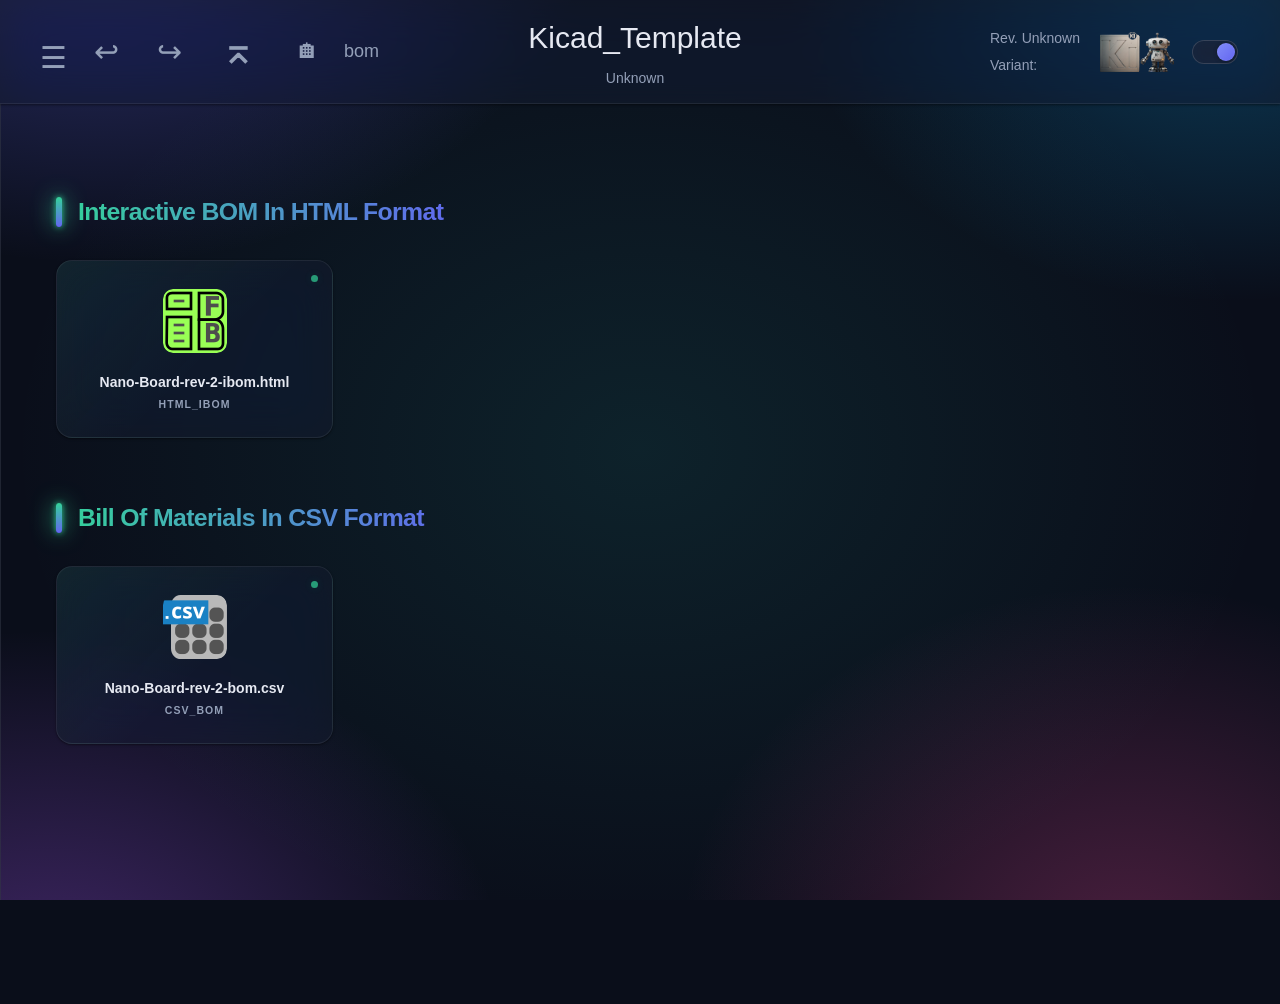
<file: HTML/HTML/Nano-Board-rev-2-navigate_bom.html>
<!DOCTYPE html>
<html lang="en">
<head>
 <title>/bom</title>
 <meta charset="UTF-8">
 <link rel="stylesheet" href="styles.css">
 <link rel="icon" href="favicon.ico">
 <script src="markdown-it.min.js"></script>
</head>
<body>

        <div id="theSideNav" class="navbar">
            <!-- Search bar container -->
            <div id="search-container">
                <input type="text" id="search-bar" placeholder="Search outputs..." autocomplete="off">
                <ul id="autocomplete-list"></ul>
            </div>
        <ul class='navbar-category'>
  <li class='folder'><span onclick='toggleFolder(this)'><span class='chevron'></span> reports</span>
    <ul id='folder-nano-board-rev-2-navigate-reports' class='folder-contents' style='display:none;'>
 <ul class='navbar-category'>
   <li><a href='Nano-Board-rev-2-navigate_reports.html#erc' class='navbar-output'>erc</a></li>
   <li><a href='Nano-Board-rev-2-navigate_reports.html#drc' class='navbar-output'>drc</a></li>
 </ul>
    </ul>
  </li>
  <li class='folder'><span onclick='toggleFolder(this)'><span class='chevron'></span> schematic</span>
    <ul id='folder-nano-board-rev-2-navigate-schematic' class='folder-contents' style='display:none;'>
 <ul class='navbar-category'>
   <li><a href='Nano-Board-rev-2-navigate_schematic.html#pdf_schematic' class='navbar-output'>pdf_schematic</a></li>
 </ul>
    </ul>
  </li>
  <li class='folder'><span onclick='toggleFolder(this)'><span class='chevron'></span> 3d</span>
    <ul id='folder-nano-board-rev-2-navigate-3d' class='folder-contents' style='display:none;'>
 <ul class='navbar-category'>
   <li><a href='Nano-Board-rev-2-navigate_3d.html#png_3d_top' class='navbar-output'>png_3d_top</a></li>
   <li><a href='Nano-Board-rev-2-navigate_3d.html#png_3d_bottom' class='navbar-output'>png_3d_bottom</a></li>
   <li><a href='Nano-Board-rev-2-navigate_3d.html#png_3d_angled_top' class='navbar-output'>png_3d_angled_top</a></li>
   <li><a href='Nano-Board-rev-2-navigate_3d.html#png_3d_angled_bottom' class='navbar-output'>png_3d_angled_bottom</a></li>
   <li><a href='Nano-Board-rev-2-navigate_3d.html#step' class='navbar-output'>step</a></li>
 </ul>
    </ul>
  </li>
  <li class='folder'><span onclick='toggleFolder(this)'><span class='chevron'></span> bom</span>
    <ul id='folder-nano-board-rev-2-navigate-bom' class='folder-contents' style='display:none;'>
 <ul class='navbar-category'>
   <li><a href='Nano-Board-rev-2-navigate_bom.html#html_ibom' class='navbar-output'>html_ibom</a></li>
   <li><a href='Nano-Board-rev-2-navigate_bom.html#csv_bom' class='navbar-output'>csv_bom</a></li>
 </ul>
    </ul>
  </li>
  <li class='folder'><span onclick='toggleFolder(this)'><span class='chevron'></span> assembly</span>
    <ul id='folder-nano-board-rev-2-navigate-assembly' class='folder-contents' style='display:none;'>
 <ul class='navbar-category'>
   <li><a href='Nano-Board-rev-2-navigate_assembly.html#csv_position' class='navbar-output'>csv_position</a></li>
 </ul>
    </ul>
  </li>
  <li class='folder'><span onclick='toggleFolder(this)'><span class='chevron'></span> gerbers</span>
    <ul id='folder-nano-board-rev-2-navigate-gerbers' class='folder-contents' style='display:none;'>
 <ul class='navbar-category'>
   <li><a href='Nano-Board-rev-2-navigate_gerbers.html#gerbers' class='navbar-output'>gerbers</a></li>
   <li><a href='Nano-Board-rev-2-navigate_gerbers.html#drill' class='navbar-output'>drill</a></li>
 </ul>
    </ul>
  </li>
</ul>
</div>

        <div id="topmenu" class="topmenu">
        <div style="display: flex; align-items: center; flex: 1; min-width: 0; gap: 10px;">
<span id="open-navbar" style="font-size:30px;cursor:pointer;" onclick="openNav()">&#9776;</span>
<span id="close-navbar" style="font-size:30px;cursor:pointer;display:none;" onclick="closeNav()">⨉</span>
<button id="back-button" onclick="history.back()" style="font-size:30px;">↩</button>
<button id="forward-button" onclick="history.forward()" style="font-size:30px;">↪</button>
<button id="up-button" onclick="location.href='Nano-Board-rev-2-navigate.html'" style="font-size:44px; position: relative; top: -3px;">⌅</button>
<button id="home-button" onclick="location.href='Nano-Board-rev-2-navigate.html'" style="font-size:25px; position: relative; top: -2px;">🏠︎</button>

            <span style="
                font-size:18px;
                color: var(--text-color-accent);
                white-space: nowrap;
                overflow: hidden;
                text-overflow: ellipsis;
                flex: 1;
            ">
                <a href="Nano-Board-rev-2-navigate_bom.html" style="text-decoration:none;color:inherit;">bom</a>
            </span>
</div>
<div style="text-align: center; flex: 1; min-width: 200px;">
<a href="https://github.com/Swasthik-FA/Kicad_Template" style="text-decoration: none; color: inherit;">
<span style="font-size:30px;">Kicad_Template</span>
</a>

            <div style="
                font-size:14px;
                color: var(--text-color-accent);
                margin-top: 5px;">
                Unknown
            </div>
        </div>
<div style="display: flex; align-items: center; flex: 1; justify-content: flex-end; min-width: 0; gap: 10px; padding-right: 10px;">

            <div style="
                text-align: left;
                font-size:14px;
                margin-right: 10px;
                color: var(--text-color-accent);">
                <div style="margin-bottom: 5px;">Rev. Unknown</div>
                <div>Variant: </div>
            </div>
<img src="images/logo.png" alt="Logo" style="max-height: 40px; max-width: 74.0px;">

            <label class="theme-switch" style="
                position: relative;
                margin-right: 10px; /* Move toggle slightly left */
                max-width: 100%; /* Prevent overflow */
            ">
                <input type="checkbox" id="themeToggle" onchange="toggleTheme()">
                <span></span>
            </label>
        </div>
</div>
<div id="main">
<div class="output-virtual-box" id="html_ibom">
<div class="output-comment">Interactive BOM in HTML format</div>
<div class="items-container">

        <div class="output-box " onclick="location.href='../bom/Nano-Board-rev-2-ibom.html'">
            <img src="images/ibom_64.png" alt="Nano-Board-rev-2-ibom.html" width="64" height="64">
            <p class="filename">Nano-Board-rev-2-ibom.html</p>
            <p class="output-name">html_ibom</p>
        </div>
</div>
</div>
<div class="output-virtual-box" id="csv_bom">
<div class="output-comment">Bill of Materials in CSV format</div>
<div class="items-container">

        <div class="output-box " onclick="location.href='../bom/Nano-Board-rev-2-bom.csv'">
            <img src="images/file_csv_64.png" alt="Nano-Board-rev-2-bom.csv" width="64" height="64">
            <p class="filename">Nano-Board-rev-2-bom.csv</p>
            <p class="output-name">csv_bom</p>
        </div>
</div>
</div>

<script>

// Side Navigation functions ===================================================

function openNav() {
    const navbar = document.getElementById("theSideNav");
    const main = document.getElementById("main");

    navbar.style.width = "360px";
    navbar.style.paddingLeft = "20px";
    main.style.marginLeft = "360px";
    document.getElementById("open-navbar").style.display = "none";
    document.getElementById("close-navbar").style.display = "inline-block";
}

function closeNav() {
    const navbar = document.getElementById("theSideNav");
    const main = document.getElementById("main");

    navbar.style.width = "0"; // Close the navbar
    navbar.style.paddingLeft = "0"; // Reset padding
    main.style.marginLeft = "0"; // Reset page content position
    document.getElementById("open-navbar").style.display = "inline-block";
    document.getElementById("close-navbar").style.display = "none";
}

function toggleFolder(folderHeader) {
    const folder = folderHeader.parentElement;
    const folderContents = folderHeader.nextElementSibling;

    if (folder.classList.contains("open")) {
        folder.classList.remove("open");
        folderContents.style.display = "none";
    } else {
        folder.classList.add("open");
        folderContents.style.display = "block";
    }

    // Save the updated state
    saveSideNavState();
}

function saveSideNavState() {
    const navbar = document.getElementById("theSideNav");
    const isOpen = navbar.style.width !== "0px"; // Check if navbar is open

    // Save the state of each folder
    const folderStates = Array.from(document.querySelectorAll(".folder")).map(folder => ({
        id: folder.querySelector("span").textContent.trim(), // Use folder name as identifier
        isOpen: folder.classList.contains("open") // Check if folder is open
    }));

    // Save the navbar and folder states to localStorage
    localStorage.setItem("navbarState", JSON.stringify({ isOpen, folderStates }));
}

function restorenavbarState() {
    const savedState = localStorage.getItem("navbarState");
    if (savedState) {
        const { isOpen, folderStates } = JSON.parse(savedState);
        const navbar = document.getElementById("theSideNav");
        const main = document.getElementById("main");

        // Temporarily disable animations on page load so elements don't move
        navbar.style.transition = "none";
        main.style.transition = "none";
        const chevrons = document.querySelectorAll(".chevron");
        chevrons.forEach(chevron => {
            chevron.style.transition = "none";
        });

        // Restore side navigation state
        if (isOpen) {
            openNav()
        } else {
            closeNav()
        }

        // Restore folder open/closed states
        folderStates.forEach(({ id, isOpen }) => {
            const folder = Array.from(document.querySelectorAll(".folder"))
                .find(folder => folder.querySelector("span").textContent.trim() === id);

            if (folder) {
                const folderContents = folder.querySelector(".folder-contents");
                if (isOpen) {
                    folder.classList.add("open");
                    folderContents.style.display = "block";
                } else {
                    folder.classList.remove("open");
                    folderContents.style.display = "none";
                }
            }
        });

        // Re-enable animation
        setTimeout(() => {
            navbar.style.transition = "";
            main.style.transition = "";
            chevrons.forEach(chevron => {
                chevron.style.transition = "";
            });
        }, 100);
    }
}

function saveSidenavScrollPosition() {
    const navbar = document.getElementById("theSideNav");
    const scrollPosition = navbar.scrollTop;
    localStorage.setItem("navbarScrollPosition", scrollPosition);
}

function restoreSidenavScrollPosition() {
    const navbar = document.getElementById("theSideNav");
    const savedPosition = localStorage.getItem("navbarScrollPosition");
    if (savedPosition !== null) {
        navbar.scrollTop = parseInt(savedPosition, 10);
    }
}

function adjustSidenavOffset() {
    const topMenu = document.getElementById("topmenu");
    const navbar = document.getElementById("theSideNav");

    if (topMenu) {
        const topMenuHeight = topMenu.offsetHeight;
        document.documentElement.style.setProperty('--top-menu-height', `${topMenuHeight}px`);
    }
}

adjustSidenavOffset();
window.addEventListener("resize", adjustSidenavOffset);

/* This is the scrolling offset when we click on an output in the side navigation bar
   It should take into account the top menu height */
function adjustOutputOffset() {
    const topMenu = document.getElementById("topmenu"); // Replace with your top menu's ID
    if (topMenu) {
        const topMenuHeight = topMenu.offsetHeight; // Dynamically get the top menu height
        document.documentElement.style.setProperty('--top-menu-height', `${topMenuHeight}px`);
    }
}

window.addEventListener("DOMContentLoaded", adjustOutputOffset);
window.addEventListener("resize", adjustOutputOffset);

// Prevent flickering on page navigation
window.addEventListener("beforeunload", () => {
    saveSideNavState();
    saveSidenavScrollPosition();
});

window.addEventListener("load", restoreSidenavScrollPosition);
document.addEventListener("DOMContentLoaded", restorenavbarState);

function initializeSearchBar(searchContainerId, outputSelector) {
    const searchContainer = document.getElementById(searchContainerId);
    if (!searchContainer) return; // Exit if container is not found

    const searchBar = searchContainer.querySelector('#search-bar');
    const autocompleteList = searchContainer.querySelector('#autocomplete-list');
    const outputLinks = document.querySelectorAll(outputSelector);

    // Collect output names and their hrefs
    const outputs = Array.from(outputLinks).map(link => ({
        name: link.textContent.trim(),
        href: link.getAttribute("href"),
    }));

    let highlightedIndex = -1; // Index of the currently highlighted item

    function adjustAutocompleteWidth() {
        const searchBarWidth = searchBar.offsetWidth;
        autocompleteList.style.width = `${searchBarWidth}px`;
    }

    function updateAutocomplete(query) {
        autocompleteList.innerHTML = ""; // Clear suggestions
        highlightedIndex = -1; // Reset highlighting

        const matches = outputs.filter(output =>
            output.name.toLowerCase().includes(query.toLowerCase())
        );

        matches.forEach(match => {
            const listItem = document.createElement("li");
            listItem.textContent = match.name;
            listItem.addEventListener("click", () => {
                window.location.href = match.href;
            });
            autocompleteList.appendChild(listItem);
        });

        autocompleteList.style.display = matches.length ? "block" : "none";
    }

    function highlightItem(index) {
        const items = autocompleteList.querySelectorAll("li");
        items.forEach((item, i) => {
            if (i === index) {
                item.classList.add("highlighted");
                item.scrollIntoView({ block: "nearest" });
            } else {
                item.classList.remove("highlighted");
            }
        });
    }

    // Add event listeners for search bar input and keydown
    searchBar.addEventListener("input", () => {
        const query = searchBar.value.trim();
        if (query) updateAutocomplete(query);
        else {
            autocompleteList.innerHTML = "";
            autocompleteList.style.display = "none";
        }
    });

    searchBar.addEventListener("keydown", (event) => {
        const items = autocompleteList.querySelectorAll("li");
        if (!items.length) return;

        if (event.key === "ArrowDown") {
            event.preventDefault();
            highlightedIndex = (highlightedIndex + 1) % items.length;
            highlightItem(highlightedIndex);
        } else if (event.key === "ArrowUp") {
            event.preventDefault();
            highlightedIndex = (highlightedIndex - 1 + items.length) % items.length;
            highlightItem(highlightedIndex);
        } else if (event.key === "Enter" && highlightedIndex >= 0) {
            event.preventDefault();
            items[highlightedIndex].click();
        }
    });

    // Hide suggestions when clicking outside
    document.addEventListener("click", (event) => {
        if (!searchBar.contains(event.target) && !autocompleteList.contains(event.target)) {
            autocompleteList.style.display = "none";
        }
    });

    // Adjust width on window resize
    adjustAutocompleteWidth();
    window.addEventListener("resize", adjustAutocompleteWidth);
}

// Initialize search functionality
document.addEventListener("DOMContentLoaded", () => {
    initializeSearchBar("search-container", ".navbar-output");
});

</script>

<script>
document.addEventListener('DOMContentLoaded', function () {
    const md = window.markdownit({
        html: true,
        linkify: true,
        typographer: true
    });

    // Find all markdown containers and render them
    document.querySelectorAll('.markdown-content').forEach(container => {
        const rawMarkdown = container.innerHTML;
        container.style.display = 'block';
        container.innerHTML = md.render(rawMarkdown);
    });
});
</script>

<script>
// Theme toggle ================================================================

function toggleTheme() {
    const body = document.body;

    // Check if the current theme is dark
    const isDark = body.classList.contains('dark-mode');

    // Toggle between dark and light themes
    if (isDark) {
        body.classList.remove('dark-mode');
        body.classList.add('light-mode');
    } else {
        body.classList.remove('light-mode');
        body.classList.add('dark-mode');
    }

    // Save the selected theme to localStorage
    localStorage.setItem('theme', isDark ? 'light' : 'dark');
}

// Do not animate theme toggle on page load
document.addEventListener("DOMContentLoaded", () => {
    const themeToggle = document.getElementById('themeToggle');
    const toggleSpan = themeToggle.nextElementSibling; // The <span> element

    // Prevent animation on page load
    const savedTheme = localStorage.getItem('theme') || 'dark';
    document.body.classList.add(savedTheme === 'dark' ? 'dark-mode' : 'light-mode');
    themeToggle.checked = savedTheme === 'dark';

    // Add the "animate" class on user interaction
    themeToggle.addEventListener('change', () => {
        toggleSpan.classList.add('animate');
        setTimeout(() => {
            toggleSpan.classList.remove('animate'); // Remove the animation class after completion
        }, 400); // Match the CSS transition duration (0.4s)
    });
});

// Avoid flickering of theme toggle on page load
document.addEventListener("DOMContentLoaded", () => {
    const body = document.body;

    // Temporarily disable transitions during page load
    body.classList.add('no-transition');

    // Remove the no-transition class after the page is fully loaded
    setTimeout(() => {
        body.classList.remove('no-transition');
    }, 50); // Allow rendering to complete before enabling transitions
});

function adjustMainBodyOffset() {
    const topMenu = document.getElementById("topmenu");
    const mainBody = document.getElementById("main");

    if (topMenu && mainBody) {
        const topMenuHeight = topMenu.offsetHeight;
        mainBody.style.marginTop = `${topMenuHeight}px`;
    }
}

// Apply the adjustment on page load and window resize
window.addEventListener("DOMContentLoaded", adjustMainBodyOffset);
window.addEventListener("resize", adjustMainBodyOffset);
</script>
</body>
</html>
</file>
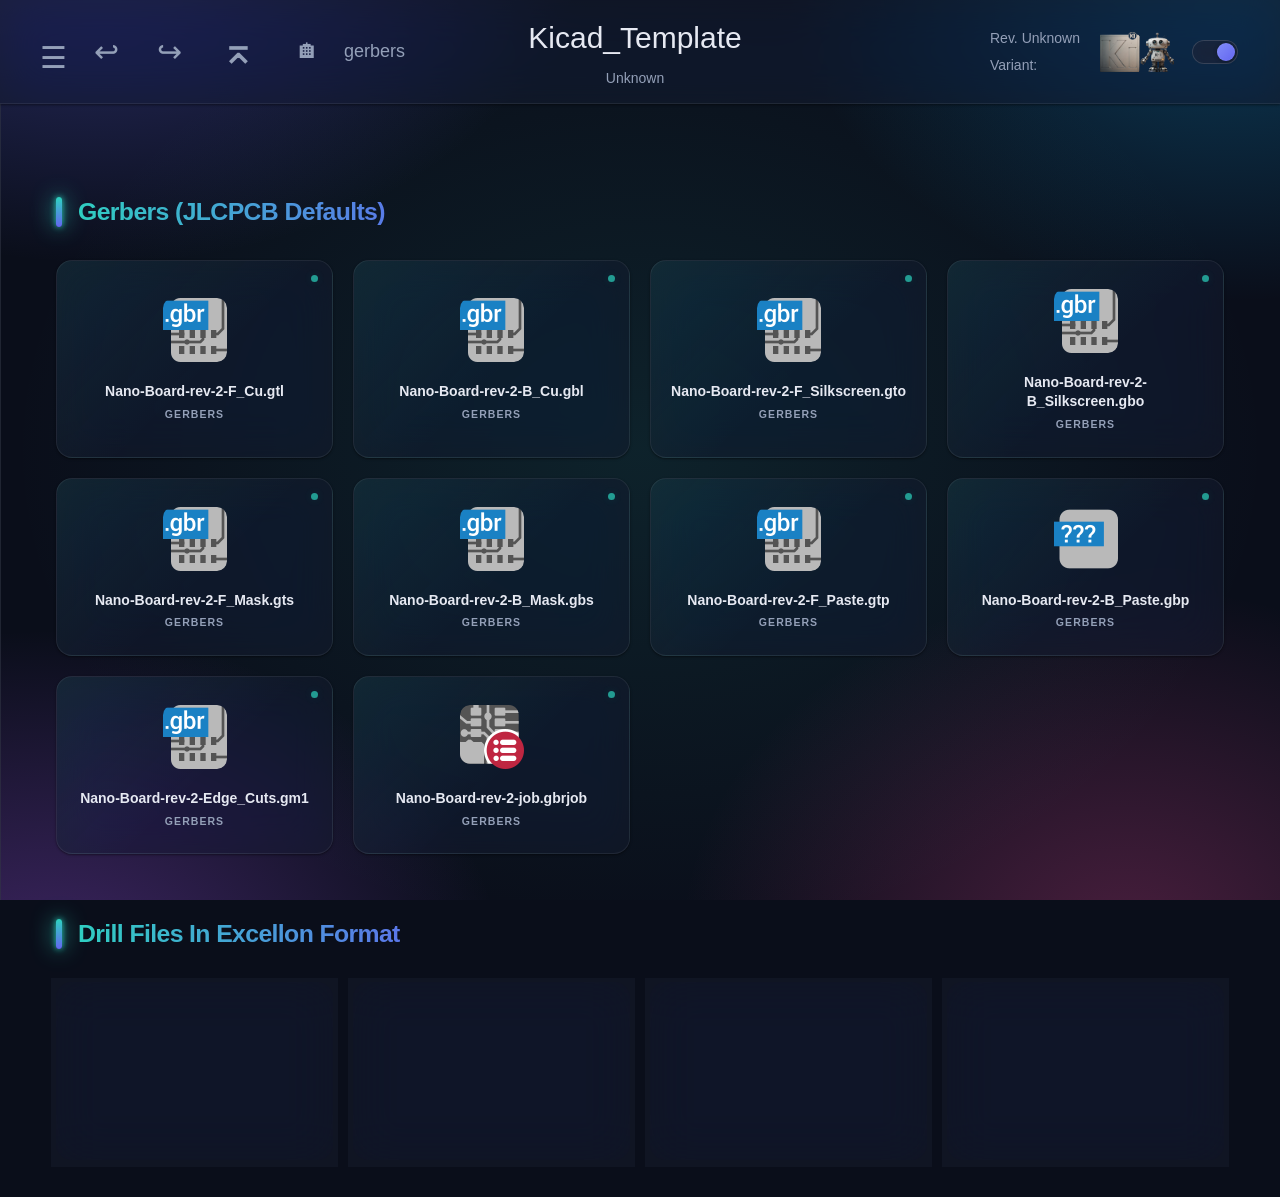
<file: HTML/HTML/Nano-Board-rev-2-navigate_gerbers.html>
<!DOCTYPE html>
<html lang="en">
<head>
 <title>/gerbers</title>
 <meta charset="UTF-8">
 <link rel="stylesheet" href="styles.css">
 <link rel="icon" href="favicon.ico">
 <script src="markdown-it.min.js"></script>
</head>
<body>

        <div id="theSideNav" class="navbar">
            <!-- Search bar container -->
            <div id="search-container">
                <input type="text" id="search-bar" placeholder="Search outputs..." autocomplete="off">
                <ul id="autocomplete-list"></ul>
            </div>
        <ul class='navbar-category'>
  <li class='folder'><span onclick='toggleFolder(this)'><span class='chevron'></span> reports</span>
    <ul id='folder-nano-board-rev-2-navigate-reports' class='folder-contents' style='display:none;'>
 <ul class='navbar-category'>
   <li><a href='Nano-Board-rev-2-navigate_reports.html#erc' class='navbar-output'>erc</a></li>
   <li><a href='Nano-Board-rev-2-navigate_reports.html#drc' class='navbar-output'>drc</a></li>
 </ul>
    </ul>
  </li>
  <li class='folder'><span onclick='toggleFolder(this)'><span class='chevron'></span> schematic</span>
    <ul id='folder-nano-board-rev-2-navigate-schematic' class='folder-contents' style='display:none;'>
 <ul class='navbar-category'>
   <li><a href='Nano-Board-rev-2-navigate_schematic.html#pdf_schematic' class='navbar-output'>pdf_schematic</a></li>
 </ul>
    </ul>
  </li>
  <li class='folder'><span onclick='toggleFolder(this)'><span class='chevron'></span> 3d</span>
    <ul id='folder-nano-board-rev-2-navigate-3d' class='folder-contents' style='display:none;'>
 <ul class='navbar-category'>
   <li><a href='Nano-Board-rev-2-navigate_3d.html#png_3d_top' class='navbar-output'>png_3d_top</a></li>
   <li><a href='Nano-Board-rev-2-navigate_3d.html#png_3d_bottom' class='navbar-output'>png_3d_bottom</a></li>
   <li><a href='Nano-Board-rev-2-navigate_3d.html#png_3d_angled_top' class='navbar-output'>png_3d_angled_top</a></li>
   <li><a href='Nano-Board-rev-2-navigate_3d.html#png_3d_angled_bottom' class='navbar-output'>png_3d_angled_bottom</a></li>
   <li><a href='Nano-Board-rev-2-navigate_3d.html#step' class='navbar-output'>step</a></li>
 </ul>
    </ul>
  </li>
  <li class='folder'><span onclick='toggleFolder(this)'><span class='chevron'></span> bom</span>
    <ul id='folder-nano-board-rev-2-navigate-bom' class='folder-contents' style='display:none;'>
 <ul class='navbar-category'>
   <li><a href='Nano-Board-rev-2-navigate_bom.html#html_ibom' class='navbar-output'>html_ibom</a></li>
   <li><a href='Nano-Board-rev-2-navigate_bom.html#csv_bom' class='navbar-output'>csv_bom</a></li>
 </ul>
    </ul>
  </li>
  <li class='folder'><span onclick='toggleFolder(this)'><span class='chevron'></span> assembly</span>
    <ul id='folder-nano-board-rev-2-navigate-assembly' class='folder-contents' style='display:none;'>
 <ul class='navbar-category'>
   <li><a href='Nano-Board-rev-2-navigate_assembly.html#csv_position' class='navbar-output'>csv_position</a></li>
 </ul>
    </ul>
  </li>
  <li class='folder'><span onclick='toggleFolder(this)'><span class='chevron'></span> gerbers</span>
    <ul id='folder-nano-board-rev-2-navigate-gerbers' class='folder-contents' style='display:none;'>
 <ul class='navbar-category'>
   <li><a href='Nano-Board-rev-2-navigate_gerbers.html#gerbers' class='navbar-output'>gerbers</a></li>
   <li><a href='Nano-Board-rev-2-navigate_gerbers.html#drill' class='navbar-output'>drill</a></li>
 </ul>
    </ul>
  </li>
</ul>
</div>

        <div id="topmenu" class="topmenu">
        <div style="display: flex; align-items: center; flex: 1; min-width: 0; gap: 10px;">
<span id="open-navbar" style="font-size:30px;cursor:pointer;" onclick="openNav()">&#9776;</span>
<span id="close-navbar" style="font-size:30px;cursor:pointer;display:none;" onclick="closeNav()">⨉</span>
<button id="back-button" onclick="history.back()" style="font-size:30px;">↩</button>
<button id="forward-button" onclick="history.forward()" style="font-size:30px;">↪</button>
<button id="up-button" onclick="location.href='Nano-Board-rev-2-navigate.html'" style="font-size:44px; position: relative; top: -3px;">⌅</button>
<button id="home-button" onclick="location.href='Nano-Board-rev-2-navigate.html'" style="font-size:25px; position: relative; top: -2px;">🏠︎</button>

            <span style="
                font-size:18px;
                color: var(--text-color-accent);
                white-space: nowrap;
                overflow: hidden;
                text-overflow: ellipsis;
                flex: 1;
            ">
                <a href="Nano-Board-rev-2-navigate_gerbers.html" style="text-decoration:none;color:inherit;">gerbers</a>
            </span>
</div>
<div style="text-align: center; flex: 1; min-width: 200px;">
<a href="https://github.com/Swasthik-FA/Kicad_Template" style="text-decoration: none; color: inherit;">
<span style="font-size:30px;">Kicad_Template</span>
</a>

            <div style="
                font-size:14px;
                color: var(--text-color-accent);
                margin-top: 5px;">
                Unknown
            </div>
        </div>
<div style="display: flex; align-items: center; flex: 1; justify-content: flex-end; min-width: 0; gap: 10px; padding-right: 10px;">

            <div style="
                text-align: left;
                font-size:14px;
                margin-right: 10px;
                color: var(--text-color-accent);">
                <div style="margin-bottom: 5px;">Rev. Unknown</div>
                <div>Variant: </div>
            </div>
<img src="images/logo.png" alt="Logo" style="max-height: 40px; max-width: 74.0px;">

            <label class="theme-switch" style="
                position: relative;
                margin-right: 10px; /* Move toggle slightly left */
                max-width: 100%; /* Prevent overflow */
            ">
                <input type="checkbox" id="themeToggle" onchange="toggleTheme()">
                <span></span>
            </label>
        </div>
</div>
<div id="main">
<div class="output-virtual-box" id="gerbers">
<div class="output-comment">Gerbers (JLCPCB defaults)</div>
<div class="items-container">

        <div class="output-box " onclick="location.href='../gerbers/Nano-Board-rev-2-F_Cu.gtl'">
            <img src="images/file_gbr_64.png" alt="Nano-Board-rev-2-F_Cu.gtl" width="64" height="64">
            <p class="filename">Nano-Board-rev-2-F_Cu.gtl</p>
            <p class="output-name">gerbers</p>
        </div>

        <div class="output-box " onclick="location.href='../gerbers/Nano-Board-rev-2-B_Cu.gbl'">
            <img src="images/file_gbr_64.png" alt="Nano-Board-rev-2-B_Cu.gbl" width="64" height="64">
            <p class="filename">Nano-Board-rev-2-B_Cu.gbl</p>
            <p class="output-name">gerbers</p>
        </div>

        <div class="output-box " onclick="location.href='../gerbers/Nano-Board-rev-2-F_Silkscreen.gto'">
            <img src="images/file_gbr_64.png" alt="Nano-Board-rev-2-F_Silkscreen.gto" width="64" height="64">
            <p class="filename">Nano-Board-rev-2-F_Silkscreen.gto</p>
            <p class="output-name">gerbers</p>
        </div>

        <div class="output-box " onclick="location.href='../gerbers/Nano-Board-rev-2-B_Silkscreen.gbo'">
            <img src="images/file_gbr_64.png" alt="Nano-Board-rev-2-B_Silkscreen.gbo" width="64" height="64">
            <p class="filename">Nano-Board-rev-2-B_Silkscreen.gbo</p>
            <p class="output-name">gerbers</p>
        </div>

        <div class="output-box " onclick="location.href='../gerbers/Nano-Board-rev-2-F_Mask.gts'">
            <img src="images/file_gbr_64.png" alt="Nano-Board-rev-2-F_Mask.gts" width="64" height="64">
            <p class="filename">Nano-Board-rev-2-F_Mask.gts</p>
            <p class="output-name">gerbers</p>
        </div>

        <div class="output-box " onclick="location.href='../gerbers/Nano-Board-rev-2-B_Mask.gbs'">
            <img src="images/file_gbr_64.png" alt="Nano-Board-rev-2-B_Mask.gbs" width="64" height="64">
            <p class="filename">Nano-Board-rev-2-B_Mask.gbs</p>
            <p class="output-name">gerbers</p>
        </div>

        <div class="output-box " onclick="location.href='../gerbers/Nano-Board-rev-2-F_Paste.gtp'">
            <img src="images/file_gbr_64.png" alt="Nano-Board-rev-2-F_Paste.gtp" width="64" height="64">
            <p class="filename">Nano-Board-rev-2-F_Paste.gtp</p>
            <p class="output-name">gerbers</p>
        </div>

        <div class="output-box " onclick="location.href='../gerbers/Nano-Board-rev-2-B_Paste.gbp'">
            <img src="images/unknown_64.png" alt="Nano-Board-rev-2-B_Paste.gbp" width="64" height="64">
            <p class="filename">Nano-Board-rev-2-B_Paste.gbp</p>
            <p class="output-name">gerbers</p>
        </div>

        <div class="output-box " onclick="location.href='../gerbers/Nano-Board-rev-2-Edge_Cuts.gm1'">
            <img src="images/file_gbr_64.png" alt="Nano-Board-rev-2-Edge_Cuts.gm1" width="64" height="64">
            <p class="filename">Nano-Board-rev-2-Edge_Cuts.gm1</p>
            <p class="output-name">gerbers</p>
        </div>

        <div class="output-box " onclick="location.href='../gerbers/Nano-Board-rev-2-job.gbrjob'">
            <img src="images/file_gerber_job_64.png" alt="Nano-Board-rev-2-job.gbrjob" width="64" height="64">
            <p class="filename">Nano-Board-rev-2-job.gbrjob</p>
            <p class="output-name">gerbers</p>
        </div>
</div>
</div>
<div class="output-virtual-box" id="drill">
<div class="output-comment">Drill files in Excellon format</div>
<div class="items-container">

        <div class="output-box " onclick="location.href='../gerbers/Nano-Board-rev-2-PTH_drill.drl'">
            <img src="images/file_drl_64.png" alt="Nano-Board-rev-2-PTH_drill.drl" width="64" height="64">
            <p class="filename">Nano-Board-rev-2-PTH_drill.drl</p>
            <p class="output-name">drill</p>
        </div>

        <div class="output-box " onclick="location.href='../gerbers/Nano-Board-rev-2-drill-map.gbr'">
            <img src="images/file_gbr_64.png" alt="Nano-Board-rev-2-drill-map.gbr" width="64" height="64">
            <p class="filename">Nano-Board-rev-2-drill-map.gbr</p>
            <p class="output-name">drill</p>
        </div>

        <div class="output-box " onclick="location.href='../gerbers/Nano-Board-rev-2-NPTH_drill.drl'">
            <img src="images/file_drl_64.png" alt="Nano-Board-rev-2-NPTH_drill.drl" width="64" height="64">
            <p class="filename">Nano-Board-rev-2-NPTH_drill.drl</p>
            <p class="output-name">drill</p>
        </div>

        <div class="output-box " onclick="location.href='../gerbers/Nano-Board-rev-2-drill-map.gbr'">
            <img src="images/file_gbr_64.png" alt="Nano-Board-rev-2-drill-map.gbr" width="64" height="64">
            <p class="filename">Nano-Board-rev-2-drill-map.gbr</p>
            <p class="output-name">drill</p>
        </div>
</div>
</div>

<script>

// Side Navigation functions ===================================================

function openNav() {
    const navbar = document.getElementById("theSideNav");
    const main = document.getElementById("main");

    navbar.style.width = "360px";
    navbar.style.paddingLeft = "20px";
    main.style.marginLeft = "360px";
    document.getElementById("open-navbar").style.display = "none";
    document.getElementById("close-navbar").style.display = "inline-block";
}

function closeNav() {
    const navbar = document.getElementById("theSideNav");
    const main = document.getElementById("main");

    navbar.style.width = "0"; // Close the navbar
    navbar.style.paddingLeft = "0"; // Reset padding
    main.style.marginLeft = "0"; // Reset page content position
    document.getElementById("open-navbar").style.display = "inline-block";
    document.getElementById("close-navbar").style.display = "none";
}

function toggleFolder(folderHeader) {
    const folder = folderHeader.parentElement;
    const folderContents = folderHeader.nextElementSibling;

    if (folder.classList.contains("open")) {
        folder.classList.remove("open");
        folderContents.style.display = "none";
    } else {
        folder.classList.add("open");
        folderContents.style.display = "block";
    }

    // Save the updated state
    saveSideNavState();
}

function saveSideNavState() {
    const navbar = document.getElementById("theSideNav");
    const isOpen = navbar.style.width !== "0px"; // Check if navbar is open

    // Save the state of each folder
    const folderStates = Array.from(document.querySelectorAll(".folder")).map(folder => ({
        id: folder.querySelector("span").textContent.trim(), // Use folder name as identifier
        isOpen: folder.classList.contains("open") // Check if folder is open
    }));

    // Save the navbar and folder states to localStorage
    localStorage.setItem("navbarState", JSON.stringify({ isOpen, folderStates }));
}

function restorenavbarState() {
    const savedState = localStorage.getItem("navbarState");
    if (savedState) {
        const { isOpen, folderStates } = JSON.parse(savedState);
        const navbar = document.getElementById("theSideNav");
        const main = document.getElementById("main");

        // Temporarily disable animations on page load so elements don't move
        navbar.style.transition = "none";
        main.style.transition = "none";
        const chevrons = document.querySelectorAll(".chevron");
        chevrons.forEach(chevron => {
            chevron.style.transition = "none";
        });

        // Restore side navigation state
        if (isOpen) {
            openNav()
        } else {
            closeNav()
        }

        // Restore folder open/closed states
        folderStates.forEach(({ id, isOpen }) => {
            const folder = Array.from(document.querySelectorAll(".folder"))
                .find(folder => folder.querySelector("span").textContent.trim() === id);

            if (folder) {
                const folderContents = folder.querySelector(".folder-contents");
                if (isOpen) {
                    folder.classList.add("open");
                    folderContents.style.display = "block";
                } else {
                    folder.classList.remove("open");
                    folderContents.style.display = "none";
                }
            }
        });

        // Re-enable animation
        setTimeout(() => {
            navbar.style.transition = "";
            main.style.transition = "";
            chevrons.forEach(chevron => {
                chevron.style.transition = "";
            });
        }, 100);
    }
}

function saveSidenavScrollPosition() {
    const navbar = document.getElementById("theSideNav");
    const scrollPosition = navbar.scrollTop;
    localStorage.setItem("navbarScrollPosition", scrollPosition);
}

function restoreSidenavScrollPosition() {
    const navbar = document.getElementById("theSideNav");
    const savedPosition = localStorage.getItem("navbarScrollPosition");
    if (savedPosition !== null) {
        navbar.scrollTop = parseInt(savedPosition, 10);
    }
}

function adjustSidenavOffset() {
    const topMenu = document.getElementById("topmenu");
    const navbar = document.getElementById("theSideNav");

    if (topMenu) {
        const topMenuHeight = topMenu.offsetHeight;
        document.documentElement.style.setProperty('--top-menu-height', `${topMenuHeight}px`);
    }
}

adjustSidenavOffset();
window.addEventListener("resize", adjustSidenavOffset);

/* This is the scrolling offset when we click on an output in the side navigation bar
   It should take into account the top menu height */
function adjustOutputOffset() {
    const topMenu = document.getElementById("topmenu"); // Replace with your top menu's ID
    if (topMenu) {
        const topMenuHeight = topMenu.offsetHeight; // Dynamically get the top menu height
        document.documentElement.style.setProperty('--top-menu-height', `${topMenuHeight}px`);
    }
}

window.addEventListener("DOMContentLoaded", adjustOutputOffset);
window.addEventListener("resize", adjustOutputOffset);

// Prevent flickering on page navigation
window.addEventListener("beforeunload", () => {
    saveSideNavState();
    saveSidenavScrollPosition();
});

window.addEventListener("load", restoreSidenavScrollPosition);
document.addEventListener("DOMContentLoaded", restorenavbarState);

function initializeSearchBar(searchContainerId, outputSelector) {
    const searchContainer = document.getElementById(searchContainerId);
    if (!searchContainer) return; // Exit if container is not found

    const searchBar = searchContainer.querySelector('#search-bar');
    const autocompleteList = searchContainer.querySelector('#autocomplete-list');
    const outputLinks = document.querySelectorAll(outputSelector);

    // Collect output names and their hrefs
    const outputs = Array.from(outputLinks).map(link => ({
        name: link.textContent.trim(),
        href: link.getAttribute("href"),
    }));

    let highlightedIndex = -1; // Index of the currently highlighted item

    function adjustAutocompleteWidth() {
        const searchBarWidth = searchBar.offsetWidth;
        autocompleteList.style.width = `${searchBarWidth}px`;
    }

    function updateAutocomplete(query) {
        autocompleteList.innerHTML = ""; // Clear suggestions
        highlightedIndex = -1; // Reset highlighting

        const matches = outputs.filter(output =>
            output.name.toLowerCase().includes(query.toLowerCase())
        );

        matches.forEach(match => {
            const listItem = document.createElement("li");
            listItem.textContent = match.name;
            listItem.addEventListener("click", () => {
                window.location.href = match.href;
            });
            autocompleteList.appendChild(listItem);
        });

        autocompleteList.style.display = matches.length ? "block" : "none";
    }

    function highlightItem(index) {
        const items = autocompleteList.querySelectorAll("li");
        items.forEach((item, i) => {
            if (i === index) {
                item.classList.add("highlighted");
                item.scrollIntoView({ block: "nearest" });
            } else {
                item.classList.remove("highlighted");
            }
        });
    }

    // Add event listeners for search bar input and keydown
    searchBar.addEventListener("input", () => {
        const query = searchBar.value.trim();
        if (query) updateAutocomplete(query);
        else {
            autocompleteList.innerHTML = "";
            autocompleteList.style.display = "none";
        }
    });

    searchBar.addEventListener("keydown", (event) => {
        const items = autocompleteList.querySelectorAll("li");
        if (!items.length) return;

        if (event.key === "ArrowDown") {
            event.preventDefault();
            highlightedIndex = (highlightedIndex + 1) % items.length;
            highlightItem(highlightedIndex);
        } else if (event.key === "ArrowUp") {
            event.preventDefault();
            highlightedIndex = (highlightedIndex - 1 + items.length) % items.length;
            highlightItem(highlightedIndex);
        } else if (event.key === "Enter" && highlightedIndex >= 0) {
            event.preventDefault();
            items[highlightedIndex].click();
        }
    });

    // Hide suggestions when clicking outside
    document.addEventListener("click", (event) => {
        if (!searchBar.contains(event.target) && !autocompleteList.contains(event.target)) {
            autocompleteList.style.display = "none";
        }
    });

    // Adjust width on window resize
    adjustAutocompleteWidth();
    window.addEventListener("resize", adjustAutocompleteWidth);
}

// Initialize search functionality
document.addEventListener("DOMContentLoaded", () => {
    initializeSearchBar("search-container", ".navbar-output");
});

</script>

<script>
document.addEventListener('DOMContentLoaded', function () {
    const md = window.markdownit({
        html: true,
        linkify: true,
        typographer: true
    });

    // Find all markdown containers and render them
    document.querySelectorAll('.markdown-content').forEach(container => {
        const rawMarkdown = container.innerHTML;
        container.style.display = 'block';
        container.innerHTML = md.render(rawMarkdown);
    });
});
</script>

<script>
// Theme toggle ================================================================

function toggleTheme() {
    const body = document.body;

    // Check if the current theme is dark
    const isDark = body.classList.contains('dark-mode');

    // Toggle between dark and light themes
    if (isDark) {
        body.classList.remove('dark-mode');
        body.classList.add('light-mode');
    } else {
        body.classList.remove('light-mode');
        body.classList.add('dark-mode');
    }

    // Save the selected theme to localStorage
    localStorage.setItem('theme', isDark ? 'light' : 'dark');
}

// Do not animate theme toggle on page load
document.addEventListener("DOMContentLoaded", () => {
    const themeToggle = document.getElementById('themeToggle');
    const toggleSpan = themeToggle.nextElementSibling; // The <span> element

    // Prevent animation on page load
    const savedTheme = localStorage.getItem('theme') || 'dark';
    document.body.classList.add(savedTheme === 'dark' ? 'dark-mode' : 'light-mode');
    themeToggle.checked = savedTheme === 'dark';

    // Add the "animate" class on user interaction
    themeToggle.addEventListener('change', () => {
        toggleSpan.classList.add('animate');
        setTimeout(() => {
            toggleSpan.classList.remove('animate'); // Remove the animation class after completion
        }, 400); // Match the CSS transition duration (0.4s)
    });
});

// Avoid flickering of theme toggle on page load
document.addEventListener("DOMContentLoaded", () => {
    const body = document.body;

    // Temporarily disable transitions during page load
    body.classList.add('no-transition');

    // Remove the no-transition class after the page is fully loaded
    setTimeout(() => {
        body.classList.remove('no-transition');
    }, 50); // Allow rendering to complete before enabling transitions
});

function adjustMainBodyOffset() {
    const topMenu = document.getElementById("topmenu");
    const mainBody = document.getElementById("main");

    if (topMenu && mainBody) {
        const topMenuHeight = topMenu.offsetHeight;
        mainBody.style.marginTop = `${topMenuHeight}px`;
    }
}

// Apply the adjustment on page load and window resize
window.addEventListener("DOMContentLoaded", adjustMainBodyOffset);
window.addEventListener("resize", adjustMainBodyOffset);
</script>
</body>
</html>
</file>
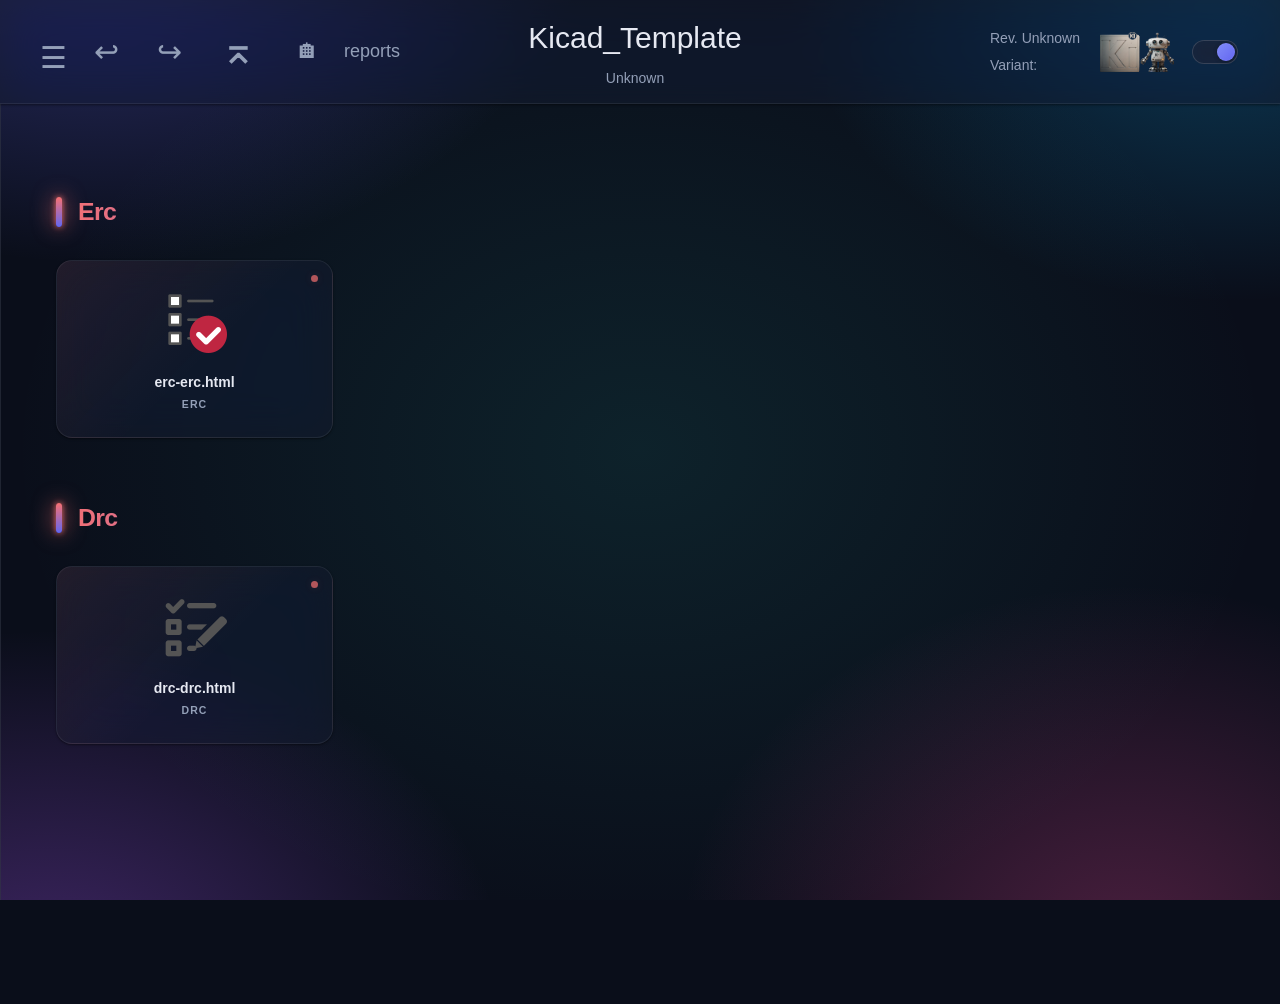
<file: HTML/HTML/Nano-Board-rev-2-navigate_reports.html>
<!DOCTYPE html>
<html lang="en">
<head>
 <title>/reports</title>
 <meta charset="UTF-8">
 <link rel="stylesheet" href="styles.css">
 <link rel="icon" href="favicon.ico">
 <script src="markdown-it.min.js"></script>
</head>
<body>

        <div id="theSideNav" class="navbar">
            <!-- Search bar container -->
            <div id="search-container">
                <input type="text" id="search-bar" placeholder="Search outputs..." autocomplete="off">
                <ul id="autocomplete-list"></ul>
            </div>
        <ul class='navbar-category'>
  <li class='folder'><span onclick='toggleFolder(this)'><span class='chevron'></span> reports</span>
    <ul id='folder-nano-board-rev-2-navigate-reports' class='folder-contents' style='display:none;'>
 <ul class='navbar-category'>
   <li><a href='Nano-Board-rev-2-navigate_reports.html#erc' class='navbar-output'>erc</a></li>
   <li><a href='Nano-Board-rev-2-navigate_reports.html#drc' class='navbar-output'>drc</a></li>
 </ul>
    </ul>
  </li>
  <li class='folder'><span onclick='toggleFolder(this)'><span class='chevron'></span> schematic</span>
    <ul id='folder-nano-board-rev-2-navigate-schematic' class='folder-contents' style='display:none;'>
 <ul class='navbar-category'>
   <li><a href='Nano-Board-rev-2-navigate_schematic.html#pdf_schematic' class='navbar-output'>pdf_schematic</a></li>
 </ul>
    </ul>
  </li>
  <li class='folder'><span onclick='toggleFolder(this)'><span class='chevron'></span> 3d</span>
    <ul id='folder-nano-board-rev-2-navigate-3d' class='folder-contents' style='display:none;'>
 <ul class='navbar-category'>
   <li><a href='Nano-Board-rev-2-navigate_3d.html#png_3d_top' class='navbar-output'>png_3d_top</a></li>
   <li><a href='Nano-Board-rev-2-navigate_3d.html#png_3d_bottom' class='navbar-output'>png_3d_bottom</a></li>
   <li><a href='Nano-Board-rev-2-navigate_3d.html#png_3d_angled_top' class='navbar-output'>png_3d_angled_top</a></li>
   <li><a href='Nano-Board-rev-2-navigate_3d.html#png_3d_angled_bottom' class='navbar-output'>png_3d_angled_bottom</a></li>
   <li><a href='Nano-Board-rev-2-navigate_3d.html#step' class='navbar-output'>step</a></li>
 </ul>
    </ul>
  </li>
  <li class='folder'><span onclick='toggleFolder(this)'><span class='chevron'></span> bom</span>
    <ul id='folder-nano-board-rev-2-navigate-bom' class='folder-contents' style='display:none;'>
 <ul class='navbar-category'>
   <li><a href='Nano-Board-rev-2-navigate_bom.html#html_ibom' class='navbar-output'>html_ibom</a></li>
   <li><a href='Nano-Board-rev-2-navigate_bom.html#csv_bom' class='navbar-output'>csv_bom</a></li>
 </ul>
    </ul>
  </li>
  <li class='folder'><span onclick='toggleFolder(this)'><span class='chevron'></span> assembly</span>
    <ul id='folder-nano-board-rev-2-navigate-assembly' class='folder-contents' style='display:none;'>
 <ul class='navbar-category'>
   <li><a href='Nano-Board-rev-2-navigate_assembly.html#csv_position' class='navbar-output'>csv_position</a></li>
 </ul>
    </ul>
  </li>
  <li class='folder'><span onclick='toggleFolder(this)'><span class='chevron'></span> gerbers</span>
    <ul id='folder-nano-board-rev-2-navigate-gerbers' class='folder-contents' style='display:none;'>
 <ul class='navbar-category'>
   <li><a href='Nano-Board-rev-2-navigate_gerbers.html#gerbers' class='navbar-output'>gerbers</a></li>
   <li><a href='Nano-Board-rev-2-navigate_gerbers.html#drill' class='navbar-output'>drill</a></li>
 </ul>
    </ul>
  </li>
</ul>
</div>

        <div id="topmenu" class="topmenu">
        <div style="display: flex; align-items: center; flex: 1; min-width: 0; gap: 10px;">
<span id="open-navbar" style="font-size:30px;cursor:pointer;" onclick="openNav()">&#9776;</span>
<span id="close-navbar" style="font-size:30px;cursor:pointer;display:none;" onclick="closeNav()">⨉</span>
<button id="back-button" onclick="history.back()" style="font-size:30px;">↩</button>
<button id="forward-button" onclick="history.forward()" style="font-size:30px;">↪</button>
<button id="up-button" onclick="location.href='Nano-Board-rev-2-navigate.html'" style="font-size:44px; position: relative; top: -3px;">⌅</button>
<button id="home-button" onclick="location.href='Nano-Board-rev-2-navigate.html'" style="font-size:25px; position: relative; top: -2px;">🏠︎</button>

            <span style="
                font-size:18px;
                color: var(--text-color-accent);
                white-space: nowrap;
                overflow: hidden;
                text-overflow: ellipsis;
                flex: 1;
            ">
                <a href="Nano-Board-rev-2-navigate_reports.html" style="text-decoration:none;color:inherit;">reports</a>
            </span>
</div>
<div style="text-align: center; flex: 1; min-width: 200px;">
<a href="https://github.com/Swasthik-FA/Kicad_Template" style="text-decoration: none; color: inherit;">
<span style="font-size:30px;">Kicad_Template</span>
</a>

            <div style="
                font-size:14px;
                color: var(--text-color-accent);
                margin-top: 5px;">
                Unknown
            </div>
        </div>
<div style="display: flex; align-items: center; flex: 1; justify-content: flex-end; min-width: 0; gap: 10px; padding-right: 10px;">

            <div style="
                text-align: left;
                font-size:14px;
                margin-right: 10px;
                color: var(--text-color-accent);">
                <div style="margin-bottom: 5px;">Rev. Unknown</div>
                <div>Variant: </div>
            </div>
<img src="images/logo.png" alt="Logo" style="max-height: 40px; max-width: 74.0px;">

            <label class="theme-switch" style="
                position: relative;
                margin-right: 10px; /* Move toggle slightly left */
                max-width: 100%; /* Prevent overflow */
            ">
                <input type="checkbox" id="themeToggle" onchange="toggleTheme()">
                <span></span>
            </label>
        </div>
</div>
<div id="main">
<div class="output-virtual-box" id="erc">
<div class="output-comment">erc</div>
<div class="items-container">

        <div class="output-box " onclick="location.href='../reports/erc-erc.html'">
            <img src="images/erc.svg_64.png" alt="erc-erc.html" width="64" height="64">
            <p class="filename">erc-erc.html</p>
            <p class="output-name">erc</p>
        </div>
</div>
</div>
<div class="output-virtual-box" id="drc">
<div class="output-comment">drc</div>
<div class="items-container">

        <div class="output-box " onclick="location.href='../reports/drc-drc.html'">
            <img src="images/drc.svg_64.png" alt="drc-drc.html" width="64" height="64">
            <p class="filename">drc-drc.html</p>
            <p class="output-name">drc</p>
        </div>
</div>
</div>

<script>

// Side Navigation functions ===================================================

function openNav() {
    const navbar = document.getElementById("theSideNav");
    const main = document.getElementById("main");

    navbar.style.width = "360px";
    navbar.style.paddingLeft = "20px";
    main.style.marginLeft = "360px";
    document.getElementById("open-navbar").style.display = "none";
    document.getElementById("close-navbar").style.display = "inline-block";
}

function closeNav() {
    const navbar = document.getElementById("theSideNav");
    const main = document.getElementById("main");

    navbar.style.width = "0"; // Close the navbar
    navbar.style.paddingLeft = "0"; // Reset padding
    main.style.marginLeft = "0"; // Reset page content position
    document.getElementById("open-navbar").style.display = "inline-block";
    document.getElementById("close-navbar").style.display = "none";
}

function toggleFolder(folderHeader) {
    const folder = folderHeader.parentElement;
    const folderContents = folderHeader.nextElementSibling;

    if (folder.classList.contains("open")) {
        folder.classList.remove("open");
        folderContents.style.display = "none";
    } else {
        folder.classList.add("open");
        folderContents.style.display = "block";
    }

    // Save the updated state
    saveSideNavState();
}

function saveSideNavState() {
    const navbar = document.getElementById("theSideNav");
    const isOpen = navbar.style.width !== "0px"; // Check if navbar is open

    // Save the state of each folder
    const folderStates = Array.from(document.querySelectorAll(".folder")).map(folder => ({
        id: folder.querySelector("span").textContent.trim(), // Use folder name as identifier
        isOpen: folder.classList.contains("open") // Check if folder is open
    }));

    // Save the navbar and folder states to localStorage
    localStorage.setItem("navbarState", JSON.stringify({ isOpen, folderStates }));
}

function restorenavbarState() {
    const savedState = localStorage.getItem("navbarState");
    if (savedState) {
        const { isOpen, folderStates } = JSON.parse(savedState);
        const navbar = document.getElementById("theSideNav");
        const main = document.getElementById("main");

        // Temporarily disable animations on page load so elements don't move
        navbar.style.transition = "none";
        main.style.transition = "none";
        const chevrons = document.querySelectorAll(".chevron");
        chevrons.forEach(chevron => {
            chevron.style.transition = "none";
        });

        // Restore side navigation state
        if (isOpen) {
            openNav()
        } else {
            closeNav()
        }

        // Restore folder open/closed states
        folderStates.forEach(({ id, isOpen }) => {
            const folder = Array.from(document.querySelectorAll(".folder"))
                .find(folder => folder.querySelector("span").textContent.trim() === id);

            if (folder) {
                const folderContents = folder.querySelector(".folder-contents");
                if (isOpen) {
                    folder.classList.add("open");
                    folderContents.style.display = "block";
                } else {
                    folder.classList.remove("open");
                    folderContents.style.display = "none";
                }
            }
        });

        // Re-enable animation
        setTimeout(() => {
            navbar.style.transition = "";
            main.style.transition = "";
            chevrons.forEach(chevron => {
                chevron.style.transition = "";
            });
        }, 100);
    }
}

function saveSidenavScrollPosition() {
    const navbar = document.getElementById("theSideNav");
    const scrollPosition = navbar.scrollTop;
    localStorage.setItem("navbarScrollPosition", scrollPosition);
}

function restoreSidenavScrollPosition() {
    const navbar = document.getElementById("theSideNav");
    const savedPosition = localStorage.getItem("navbarScrollPosition");
    if (savedPosition !== null) {
        navbar.scrollTop = parseInt(savedPosition, 10);
    }
}

function adjustSidenavOffset() {
    const topMenu = document.getElementById("topmenu");
    const navbar = document.getElementById("theSideNav");

    if (topMenu) {
        const topMenuHeight = topMenu.offsetHeight;
        document.documentElement.style.setProperty('--top-menu-height', `${topMenuHeight}px`);
    }
}

adjustSidenavOffset();
window.addEventListener("resize", adjustSidenavOffset);

/* This is the scrolling offset when we click on an output in the side navigation bar
   It should take into account the top menu height */
function adjustOutputOffset() {
    const topMenu = document.getElementById("topmenu"); // Replace with your top menu's ID
    if (topMenu) {
        const topMenuHeight = topMenu.offsetHeight; // Dynamically get the top menu height
        document.documentElement.style.setProperty('--top-menu-height', `${topMenuHeight}px`);
    }
}

window.addEventListener("DOMContentLoaded", adjustOutputOffset);
window.addEventListener("resize", adjustOutputOffset);

// Prevent flickering on page navigation
window.addEventListener("beforeunload", () => {
    saveSideNavState();
    saveSidenavScrollPosition();
});

window.addEventListener("load", restoreSidenavScrollPosition);
document.addEventListener("DOMContentLoaded", restorenavbarState);

function initializeSearchBar(searchContainerId, outputSelector) {
    const searchContainer = document.getElementById(searchContainerId);
    if (!searchContainer) return; // Exit if container is not found

    const searchBar = searchContainer.querySelector('#search-bar');
    const autocompleteList = searchContainer.querySelector('#autocomplete-list');
    const outputLinks = document.querySelectorAll(outputSelector);

    // Collect output names and their hrefs
    const outputs = Array.from(outputLinks).map(link => ({
        name: link.textContent.trim(),
        href: link.getAttribute("href"),
    }));

    let highlightedIndex = -1; // Index of the currently highlighted item

    function adjustAutocompleteWidth() {
        const searchBarWidth = searchBar.offsetWidth;
        autocompleteList.style.width = `${searchBarWidth}px`;
    }

    function updateAutocomplete(query) {
        autocompleteList.innerHTML = ""; // Clear suggestions
        highlightedIndex = -1; // Reset highlighting

        const matches = outputs.filter(output =>
            output.name.toLowerCase().includes(query.toLowerCase())
        );

        matches.forEach(match => {
            const listItem = document.createElement("li");
            listItem.textContent = match.name;
            listItem.addEventListener("click", () => {
                window.location.href = match.href;
            });
            autocompleteList.appendChild(listItem);
        });

        autocompleteList.style.display = matches.length ? "block" : "none";
    }

    function highlightItem(index) {
        const items = autocompleteList.querySelectorAll("li");
        items.forEach((item, i) => {
            if (i === index) {
                item.classList.add("highlighted");
                item.scrollIntoView({ block: "nearest" });
            } else {
                item.classList.remove("highlighted");
            }
        });
    }

    // Add event listeners for search bar input and keydown
    searchBar.addEventListener("input", () => {
        const query = searchBar.value.trim();
        if (query) updateAutocomplete(query);
        else {
            autocompleteList.innerHTML = "";
            autocompleteList.style.display = "none";
        }
    });

    searchBar.addEventListener("keydown", (event) => {
        const items = autocompleteList.querySelectorAll("li");
        if (!items.length) return;

        if (event.key === "ArrowDown") {
            event.preventDefault();
            highlightedIndex = (highlightedIndex + 1) % items.length;
            highlightItem(highlightedIndex);
        } else if (event.key === "ArrowUp") {
            event.preventDefault();
            highlightedIndex = (highlightedIndex - 1 + items.length) % items.length;
            highlightItem(highlightedIndex);
        } else if (event.key === "Enter" && highlightedIndex >= 0) {
            event.preventDefault();
            items[highlightedIndex].click();
        }
    });

    // Hide suggestions when clicking outside
    document.addEventListener("click", (event) => {
        if (!searchBar.contains(event.target) && !autocompleteList.contains(event.target)) {
            autocompleteList.style.display = "none";
        }
    });

    // Adjust width on window resize
    adjustAutocompleteWidth();
    window.addEventListener("resize", adjustAutocompleteWidth);
}

// Initialize search functionality
document.addEventListener("DOMContentLoaded", () => {
    initializeSearchBar("search-container", ".navbar-output");
});

</script>

<script>
document.addEventListener('DOMContentLoaded', function () {
    const md = window.markdownit({
        html: true,
        linkify: true,
        typographer: true
    });

    // Find all markdown containers and render them
    document.querySelectorAll('.markdown-content').forEach(container => {
        const rawMarkdown = container.innerHTML;
        container.style.display = 'block';
        container.innerHTML = md.render(rawMarkdown);
    });
});
</script>

<script>
// Theme toggle ================================================================

function toggleTheme() {
    const body = document.body;

    // Check if the current theme is dark
    const isDark = body.classList.contains('dark-mode');

    // Toggle between dark and light themes
    if (isDark) {
        body.classList.remove('dark-mode');
        body.classList.add('light-mode');
    } else {
        body.classList.remove('light-mode');
        body.classList.add('dark-mode');
    }

    // Save the selected theme to localStorage
    localStorage.setItem('theme', isDark ? 'light' : 'dark');
}

// Do not animate theme toggle on page load
document.addEventListener("DOMContentLoaded", () => {
    const themeToggle = document.getElementById('themeToggle');
    const toggleSpan = themeToggle.nextElementSibling; // The <span> element

    // Prevent animation on page load
    const savedTheme = localStorage.getItem('theme') || 'dark';
    document.body.classList.add(savedTheme === 'dark' ? 'dark-mode' : 'light-mode');
    themeToggle.checked = savedTheme === 'dark';

    // Add the "animate" class on user interaction
    themeToggle.addEventListener('change', () => {
        toggleSpan.classList.add('animate');
        setTimeout(() => {
            toggleSpan.classList.remove('animate'); // Remove the animation class after completion
        }, 400); // Match the CSS transition duration (0.4s)
    });
});

// Avoid flickering of theme toggle on page load
document.addEventListener("DOMContentLoaded", () => {
    const body = document.body;

    // Temporarily disable transitions during page load
    body.classList.add('no-transition');

    // Remove the no-transition class after the page is fully loaded
    setTimeout(() => {
        body.classList.remove('no-transition');
    }, 50); // Allow rendering to complete before enabling transitions
});

function adjustMainBodyOffset() {
    const topMenu = document.getElementById("topmenu");
    const mainBody = document.getElementById("main");

    if (topMenu && mainBody) {
        const topMenuHeight = topMenu.offsetHeight;
        mainBody.style.marginTop = `${topMenuHeight}px`;
    }
}

// Apply the adjustment on page load and window resize
window.addEventListener("DOMContentLoaded", adjustMainBodyOffset);
window.addEventListener("resize", adjustMainBodyOffset);
</script>
</body>
</html>
</file>
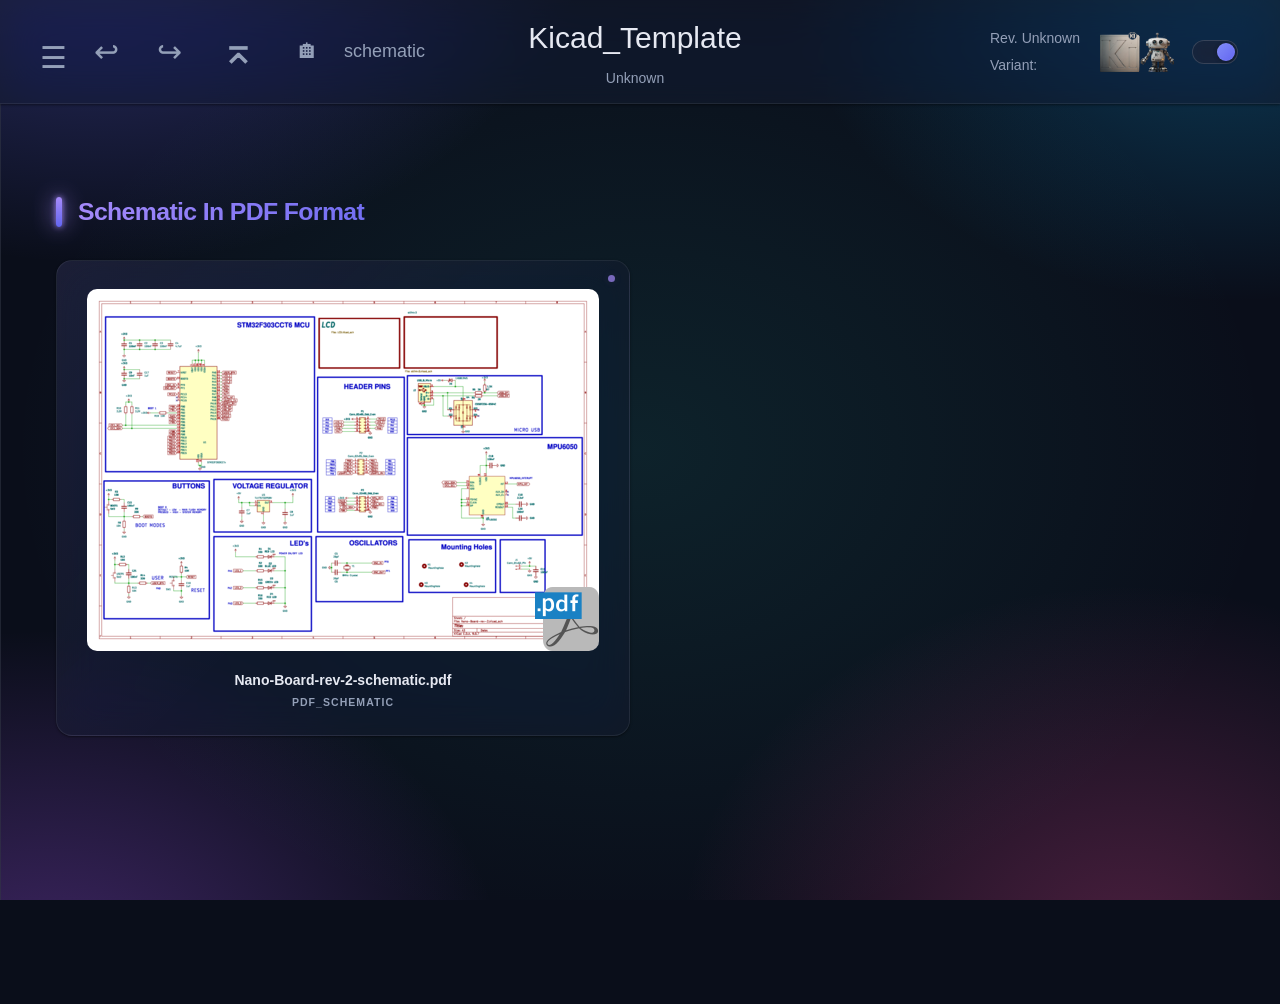
<file: HTML/HTML/Nano-Board-rev-2-navigate_schematic.html>
<!DOCTYPE html>
<html lang="en">
<head>
 <title>/schematic</title>
 <meta charset="UTF-8">
 <link rel="stylesheet" href="styles.css">
 <link rel="icon" href="favicon.ico">
 <script src="markdown-it.min.js"></script>
</head>
<body>

        <div id="theSideNav" class="navbar">
            <!-- Search bar container -->
            <div id="search-container">
                <input type="text" id="search-bar" placeholder="Search outputs..." autocomplete="off">
                <ul id="autocomplete-list"></ul>
            </div>
        <ul class='navbar-category'>
  <li class='folder'><span onclick='toggleFolder(this)'><span class='chevron'></span> reports</span>
    <ul id='folder-nano-board-rev-2-navigate-reports' class='folder-contents' style='display:none;'>
 <ul class='navbar-category'>
   <li><a href='Nano-Board-rev-2-navigate_reports.html#erc' class='navbar-output'>erc</a></li>
   <li><a href='Nano-Board-rev-2-navigate_reports.html#drc' class='navbar-output'>drc</a></li>
 </ul>
    </ul>
  </li>
  <li class='folder'><span onclick='toggleFolder(this)'><span class='chevron'></span> schematic</span>
    <ul id='folder-nano-board-rev-2-navigate-schematic' class='folder-contents' style='display:none;'>
 <ul class='navbar-category'>
   <li><a href='Nano-Board-rev-2-navigate_schematic.html#pdf_schematic' class='navbar-output'>pdf_schematic</a></li>
 </ul>
    </ul>
  </li>
  <li class='folder'><span onclick='toggleFolder(this)'><span class='chevron'></span> 3d</span>
    <ul id='folder-nano-board-rev-2-navigate-3d' class='folder-contents' style='display:none;'>
 <ul class='navbar-category'>
   <li><a href='Nano-Board-rev-2-navigate_3d.html#png_3d_top' class='navbar-output'>png_3d_top</a></li>
   <li><a href='Nano-Board-rev-2-navigate_3d.html#png_3d_bottom' class='navbar-output'>png_3d_bottom</a></li>
   <li><a href='Nano-Board-rev-2-navigate_3d.html#png_3d_angled_top' class='navbar-output'>png_3d_angled_top</a></li>
   <li><a href='Nano-Board-rev-2-navigate_3d.html#png_3d_angled_bottom' class='navbar-output'>png_3d_angled_bottom</a></li>
   <li><a href='Nano-Board-rev-2-navigate_3d.html#step' class='navbar-output'>step</a></li>
 </ul>
    </ul>
  </li>
  <li class='folder'><span onclick='toggleFolder(this)'><span class='chevron'></span> bom</span>
    <ul id='folder-nano-board-rev-2-navigate-bom' class='folder-contents' style='display:none;'>
 <ul class='navbar-category'>
   <li><a href='Nano-Board-rev-2-navigate_bom.html#html_ibom' class='navbar-output'>html_ibom</a></li>
   <li><a href='Nano-Board-rev-2-navigate_bom.html#csv_bom' class='navbar-output'>csv_bom</a></li>
 </ul>
    </ul>
  </li>
  <li class='folder'><span onclick='toggleFolder(this)'><span class='chevron'></span> assembly</span>
    <ul id='folder-nano-board-rev-2-navigate-assembly' class='folder-contents' style='display:none;'>
 <ul class='navbar-category'>
   <li><a href='Nano-Board-rev-2-navigate_assembly.html#csv_position' class='navbar-output'>csv_position</a></li>
 </ul>
    </ul>
  </li>
  <li class='folder'><span onclick='toggleFolder(this)'><span class='chevron'></span> gerbers</span>
    <ul id='folder-nano-board-rev-2-navigate-gerbers' class='folder-contents' style='display:none;'>
 <ul class='navbar-category'>
   <li><a href='Nano-Board-rev-2-navigate_gerbers.html#gerbers' class='navbar-output'>gerbers</a></li>
   <li><a href='Nano-Board-rev-2-navigate_gerbers.html#drill' class='navbar-output'>drill</a></li>
 </ul>
    </ul>
  </li>
</ul>
</div>

        <div id="topmenu" class="topmenu">
        <div style="display: flex; align-items: center; flex: 1; min-width: 0; gap: 10px;">
<span id="open-navbar" style="font-size:30px;cursor:pointer;" onclick="openNav()">&#9776;</span>
<span id="close-navbar" style="font-size:30px;cursor:pointer;display:none;" onclick="closeNav()">⨉</span>
<button id="back-button" onclick="history.back()" style="font-size:30px;">↩</button>
<button id="forward-button" onclick="history.forward()" style="font-size:30px;">↪</button>
<button id="up-button" onclick="location.href='Nano-Board-rev-2-navigate.html'" style="font-size:44px; position: relative; top: -3px;">⌅</button>
<button id="home-button" onclick="location.href='Nano-Board-rev-2-navigate.html'" style="font-size:25px; position: relative; top: -2px;">🏠︎</button>

            <span style="
                font-size:18px;
                color: var(--text-color-accent);
                white-space: nowrap;
                overflow: hidden;
                text-overflow: ellipsis;
                flex: 1;
            ">
                <a href="Nano-Board-rev-2-navigate_schematic.html" style="text-decoration:none;color:inherit;">schematic</a>
            </span>
</div>
<div style="text-align: center; flex: 1; min-width: 200px;">
<a href="https://github.com/Swasthik-FA/Kicad_Template" style="text-decoration: none; color: inherit;">
<span style="font-size:30px;">Kicad_Template</span>
</a>

            <div style="
                font-size:14px;
                color: var(--text-color-accent);
                margin-top: 5px;">
                Unknown
            </div>
        </div>
<div style="display: flex; align-items: center; flex: 1; justify-content: flex-end; min-width: 0; gap: 10px; padding-right: 10px;">

            <div style="
                text-align: left;
                font-size:14px;
                margin-right: 10px;
                color: var(--text-color-accent);">
                <div style="margin-bottom: 5px;">Rev. Unknown</div>
                <div>Variant: </div>
            </div>
<img src="images/logo.png" alt="Logo" style="max-height: 40px; max-width: 74.0px;">

            <label class="theme-switch" style="
                position: relative;
                margin-right: 10px; /* Move toggle slightly left */
                max-width: 100%; /* Prevent overflow */
            ">
                <input type="checkbox" id="themeToggle" onchange="toggleTheme()">
                <span></span>
            </label>
        </div>
</div>
<div id="main">
<div class="output-virtual-box" id="pdf_schematic">
<div class="output-comment">Schematic in PDF format</div>
<div class="items-container">

        <div class="output-box wide" onclick="location.href='../schematic/Nano-Board-rev-2-schematic.pdf'">
            <img src="images/cat_pdf_schematic_Nano-Board-rev-2-schematic.png" alt="Nano-Board-rev-2-schematic.pdf" width="512" height="362">
            <p class="filename">Nano-Board-rev-2-schematic.pdf</p>
            <p class="output-name">pdf_schematic</p>
        </div>
</div>
</div>

<script>

// Side Navigation functions ===================================================

function openNav() {
    const navbar = document.getElementById("theSideNav");
    const main = document.getElementById("main");

    navbar.style.width = "360px";
    navbar.style.paddingLeft = "20px";
    main.style.marginLeft = "360px";
    document.getElementById("open-navbar").style.display = "none";
    document.getElementById("close-navbar").style.display = "inline-block";
}

function closeNav() {
    const navbar = document.getElementById("theSideNav");
    const main = document.getElementById("main");

    navbar.style.width = "0"; // Close the navbar
    navbar.style.paddingLeft = "0"; // Reset padding
    main.style.marginLeft = "0"; // Reset page content position
    document.getElementById("open-navbar").style.display = "inline-block";
    document.getElementById("close-navbar").style.display = "none";
}

function toggleFolder(folderHeader) {
    const folder = folderHeader.parentElement;
    const folderContents = folderHeader.nextElementSibling;

    if (folder.classList.contains("open")) {
        folder.classList.remove("open");
        folderContents.style.display = "none";
    } else {
        folder.classList.add("open");
        folderContents.style.display = "block";
    }

    // Save the updated state
    saveSideNavState();
}

function saveSideNavState() {
    const navbar = document.getElementById("theSideNav");
    const isOpen = navbar.style.width !== "0px"; // Check if navbar is open

    // Save the state of each folder
    const folderStates = Array.from(document.querySelectorAll(".folder")).map(folder => ({
        id: folder.querySelector("span").textContent.trim(), // Use folder name as identifier
        isOpen: folder.classList.contains("open") // Check if folder is open
    }));

    // Save the navbar and folder states to localStorage
    localStorage.setItem("navbarState", JSON.stringify({ isOpen, folderStates }));
}

function restorenavbarState() {
    const savedState = localStorage.getItem("navbarState");
    if (savedState) {
        const { isOpen, folderStates } = JSON.parse(savedState);
        const navbar = document.getElementById("theSideNav");
        const main = document.getElementById("main");

        // Temporarily disable animations on page load so elements don't move
        navbar.style.transition = "none";
        main.style.transition = "none";
        const chevrons = document.querySelectorAll(".chevron");
        chevrons.forEach(chevron => {
            chevron.style.transition = "none";
        });

        // Restore side navigation state
        if (isOpen) {
            openNav()
        } else {
            closeNav()
        }

        // Restore folder open/closed states
        folderStates.forEach(({ id, isOpen }) => {
            const folder = Array.from(document.querySelectorAll(".folder"))
                .find(folder => folder.querySelector("span").textContent.trim() === id);

            if (folder) {
                const folderContents = folder.querySelector(".folder-contents");
                if (isOpen) {
                    folder.classList.add("open");
                    folderContents.style.display = "block";
                } else {
                    folder.classList.remove("open");
                    folderContents.style.display = "none";
                }
            }
        });

        // Re-enable animation
        setTimeout(() => {
            navbar.style.transition = "";
            main.style.transition = "";
            chevrons.forEach(chevron => {
                chevron.style.transition = "";
            });
        }, 100);
    }
}

function saveSidenavScrollPosition() {
    const navbar = document.getElementById("theSideNav");
    const scrollPosition = navbar.scrollTop;
    localStorage.setItem("navbarScrollPosition", scrollPosition);
}

function restoreSidenavScrollPosition() {
    const navbar = document.getElementById("theSideNav");
    const savedPosition = localStorage.getItem("navbarScrollPosition");
    if (savedPosition !== null) {
        navbar.scrollTop = parseInt(savedPosition, 10);
    }
}

function adjustSidenavOffset() {
    const topMenu = document.getElementById("topmenu");
    const navbar = document.getElementById("theSideNav");

    if (topMenu) {
        const topMenuHeight = topMenu.offsetHeight;
        document.documentElement.style.setProperty('--top-menu-height', `${topMenuHeight}px`);
    }
}

adjustSidenavOffset();
window.addEventListener("resize", adjustSidenavOffset);

/* This is the scrolling offset when we click on an output in the side navigation bar
   It should take into account the top menu height */
function adjustOutputOffset() {
    const topMenu = document.getElementById("topmenu"); // Replace with your top menu's ID
    if (topMenu) {
        const topMenuHeight = topMenu.offsetHeight; // Dynamically get the top menu height
        document.documentElement.style.setProperty('--top-menu-height', `${topMenuHeight}px`);
    }
}

window.addEventListener("DOMContentLoaded", adjustOutputOffset);
window.addEventListener("resize", adjustOutputOffset);

// Prevent flickering on page navigation
window.addEventListener("beforeunload", () => {
    saveSideNavState();
    saveSidenavScrollPosition();
});

window.addEventListener("load", restoreSidenavScrollPosition);
document.addEventListener("DOMContentLoaded", restorenavbarState);

function initializeSearchBar(searchContainerId, outputSelector) {
    const searchContainer = document.getElementById(searchContainerId);
    if (!searchContainer) return; // Exit if container is not found

    const searchBar = searchContainer.querySelector('#search-bar');
    const autocompleteList = searchContainer.querySelector('#autocomplete-list');
    const outputLinks = document.querySelectorAll(outputSelector);

    // Collect output names and their hrefs
    const outputs = Array.from(outputLinks).map(link => ({
        name: link.textContent.trim(),
        href: link.getAttribute("href"),
    }));

    let highlightedIndex = -1; // Index of the currently highlighted item

    function adjustAutocompleteWidth() {
        const searchBarWidth = searchBar.offsetWidth;
        autocompleteList.style.width = `${searchBarWidth}px`;
    }

    function updateAutocomplete(query) {
        autocompleteList.innerHTML = ""; // Clear suggestions
        highlightedIndex = -1; // Reset highlighting

        const matches = outputs.filter(output =>
            output.name.toLowerCase().includes(query.toLowerCase())
        );

        matches.forEach(match => {
            const listItem = document.createElement("li");
            listItem.textContent = match.name;
            listItem.addEventListener("click", () => {
                window.location.href = match.href;
            });
            autocompleteList.appendChild(listItem);
        });

        autocompleteList.style.display = matches.length ? "block" : "none";
    }

    function highlightItem(index) {
        const items = autocompleteList.querySelectorAll("li");
        items.forEach((item, i) => {
            if (i === index) {
                item.classList.add("highlighted");
                item.scrollIntoView({ block: "nearest" });
            } else {
                item.classList.remove("highlighted");
            }
        });
    }

    // Add event listeners for search bar input and keydown
    searchBar.addEventListener("input", () => {
        const query = searchBar.value.trim();
        if (query) updateAutocomplete(query);
        else {
            autocompleteList.innerHTML = "";
            autocompleteList.style.display = "none";
        }
    });

    searchBar.addEventListener("keydown", (event) => {
        const items = autocompleteList.querySelectorAll("li");
        if (!items.length) return;

        if (event.key === "ArrowDown") {
            event.preventDefault();
            highlightedIndex = (highlightedIndex + 1) % items.length;
            highlightItem(highlightedIndex);
        } else if (event.key === "ArrowUp") {
            event.preventDefault();
            highlightedIndex = (highlightedIndex - 1 + items.length) % items.length;
            highlightItem(highlightedIndex);
        } else if (event.key === "Enter" && highlightedIndex >= 0) {
            event.preventDefault();
            items[highlightedIndex].click();
        }
    });

    // Hide suggestions when clicking outside
    document.addEventListener("click", (event) => {
        if (!searchBar.contains(event.target) && !autocompleteList.contains(event.target)) {
            autocompleteList.style.display = "none";
        }
    });

    // Adjust width on window resize
    adjustAutocompleteWidth();
    window.addEventListener("resize", adjustAutocompleteWidth);
}

// Initialize search functionality
document.addEventListener("DOMContentLoaded", () => {
    initializeSearchBar("search-container", ".navbar-output");
});

</script>

<script>
document.addEventListener('DOMContentLoaded', function () {
    const md = window.markdownit({
        html: true,
        linkify: true,
        typographer: true
    });

    // Find all markdown containers and render them
    document.querySelectorAll('.markdown-content').forEach(container => {
        const rawMarkdown = container.innerHTML;
        container.style.display = 'block';
        container.innerHTML = md.render(rawMarkdown);
    });
});
</script>

<script>
// Theme toggle ================================================================

function toggleTheme() {
    const body = document.body;

    // Check if the current theme is dark
    const isDark = body.classList.contains('dark-mode');

    // Toggle between dark and light themes
    if (isDark) {
        body.classList.remove('dark-mode');
        body.classList.add('light-mode');
    } else {
        body.classList.remove('light-mode');
        body.classList.add('dark-mode');
    }

    // Save the selected theme to localStorage
    localStorage.setItem('theme', isDark ? 'light' : 'dark');
}

// Do not animate theme toggle on page load
document.addEventListener("DOMContentLoaded", () => {
    const themeToggle = document.getElementById('themeToggle');
    const toggleSpan = themeToggle.nextElementSibling; // The <span> element

    // Prevent animation on page load
    const savedTheme = localStorage.getItem('theme') || 'dark';
    document.body.classList.add(savedTheme === 'dark' ? 'dark-mode' : 'light-mode');
    themeToggle.checked = savedTheme === 'dark';

    // Add the "animate" class on user interaction
    themeToggle.addEventListener('change', () => {
        toggleSpan.classList.add('animate');
        setTimeout(() => {
            toggleSpan.classList.remove('animate'); // Remove the animation class after completion
        }, 400); // Match the CSS transition duration (0.4s)
    });
});

// Avoid flickering of theme toggle on page load
document.addEventListener("DOMContentLoaded", () => {
    const body = document.body;

    // Temporarily disable transitions during page load
    body.classList.add('no-transition');

    // Remove the no-transition class after the page is fully loaded
    setTimeout(() => {
        body.classList.remove('no-transition');
    }, 50); // Allow rendering to complete before enabling transitions
});

function adjustMainBodyOffset() {
    const topMenu = document.getElementById("topmenu");
    const mainBody = document.getElementById("main");

    if (topMenu && mainBody) {
        const topMenuHeight = topMenu.offsetHeight;
        mainBody.style.marginTop = `${topMenuHeight}px`;
    }
}

// Apply the adjustment on page load and window resize
window.addEventListener("DOMContentLoaded", adjustMainBodyOffset);
window.addEventListener("resize", adjustMainBodyOffset);
</script>
</body>
</html>
</file>
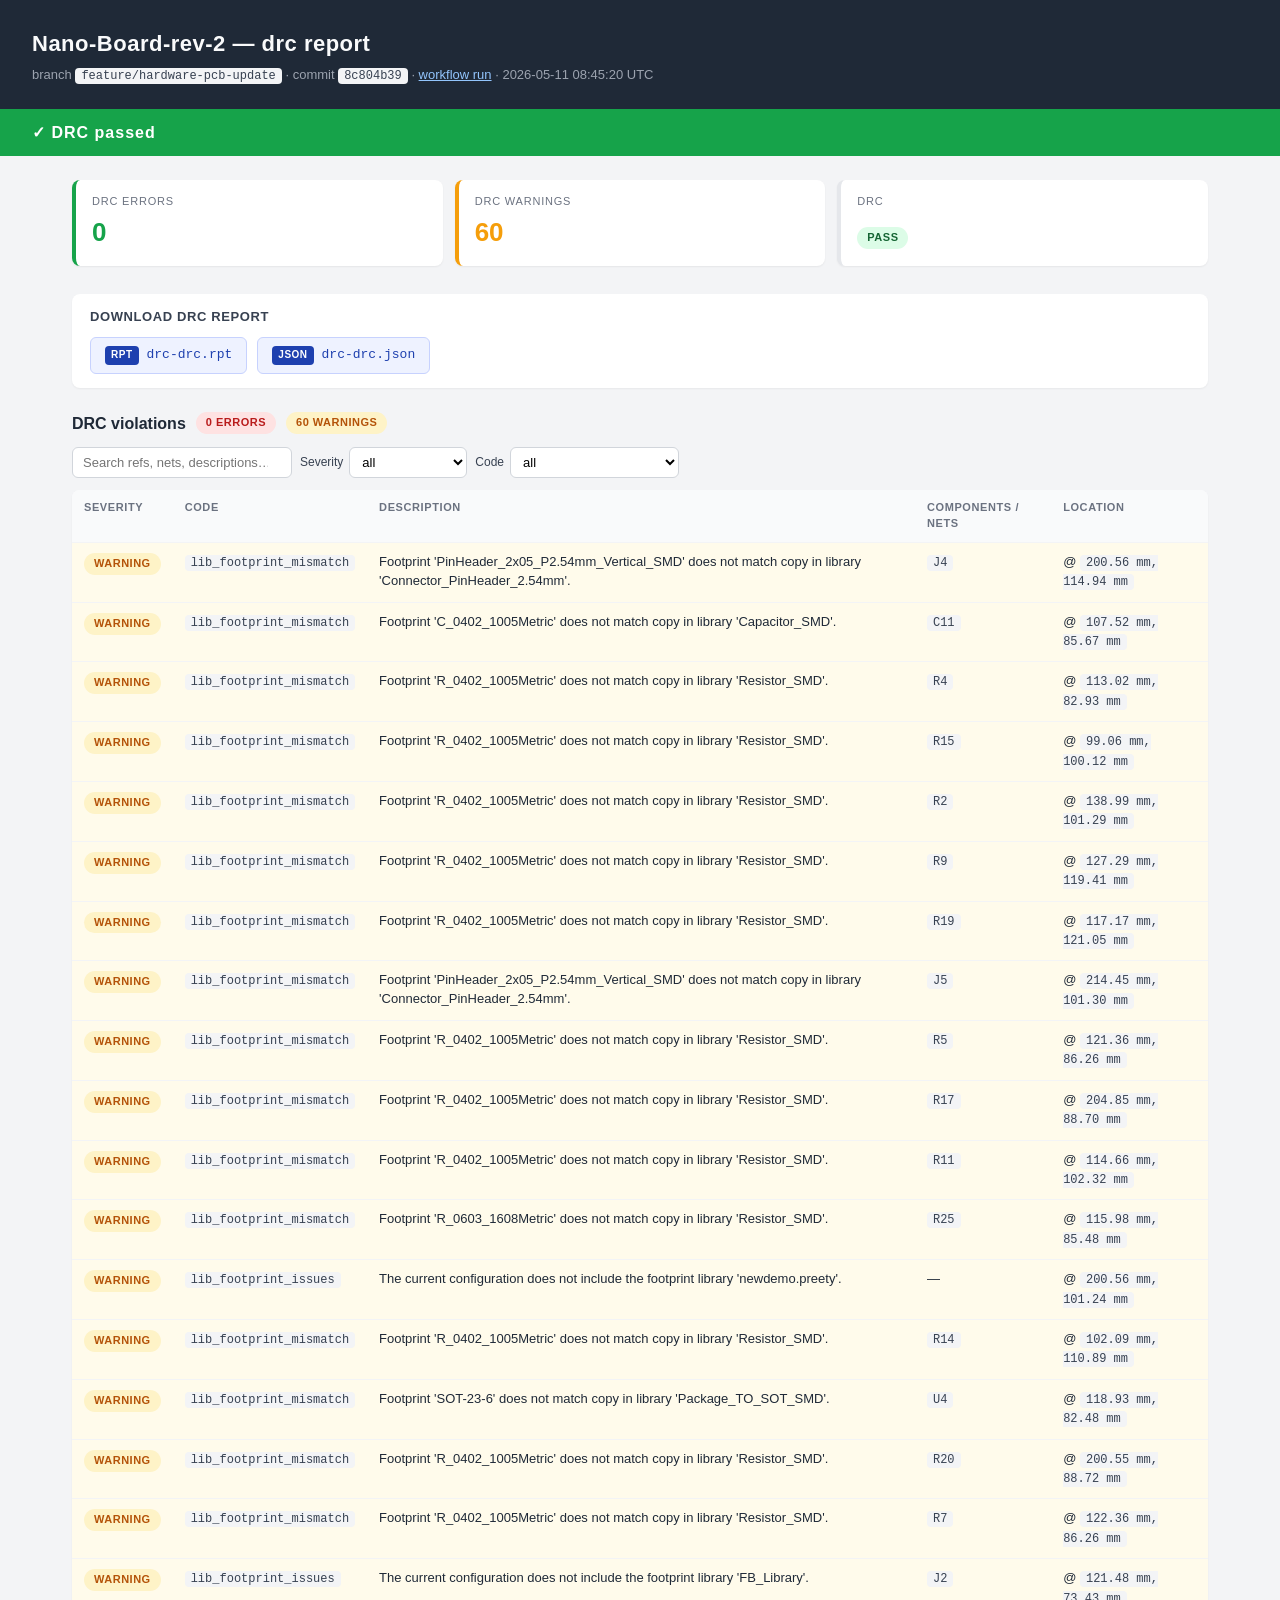
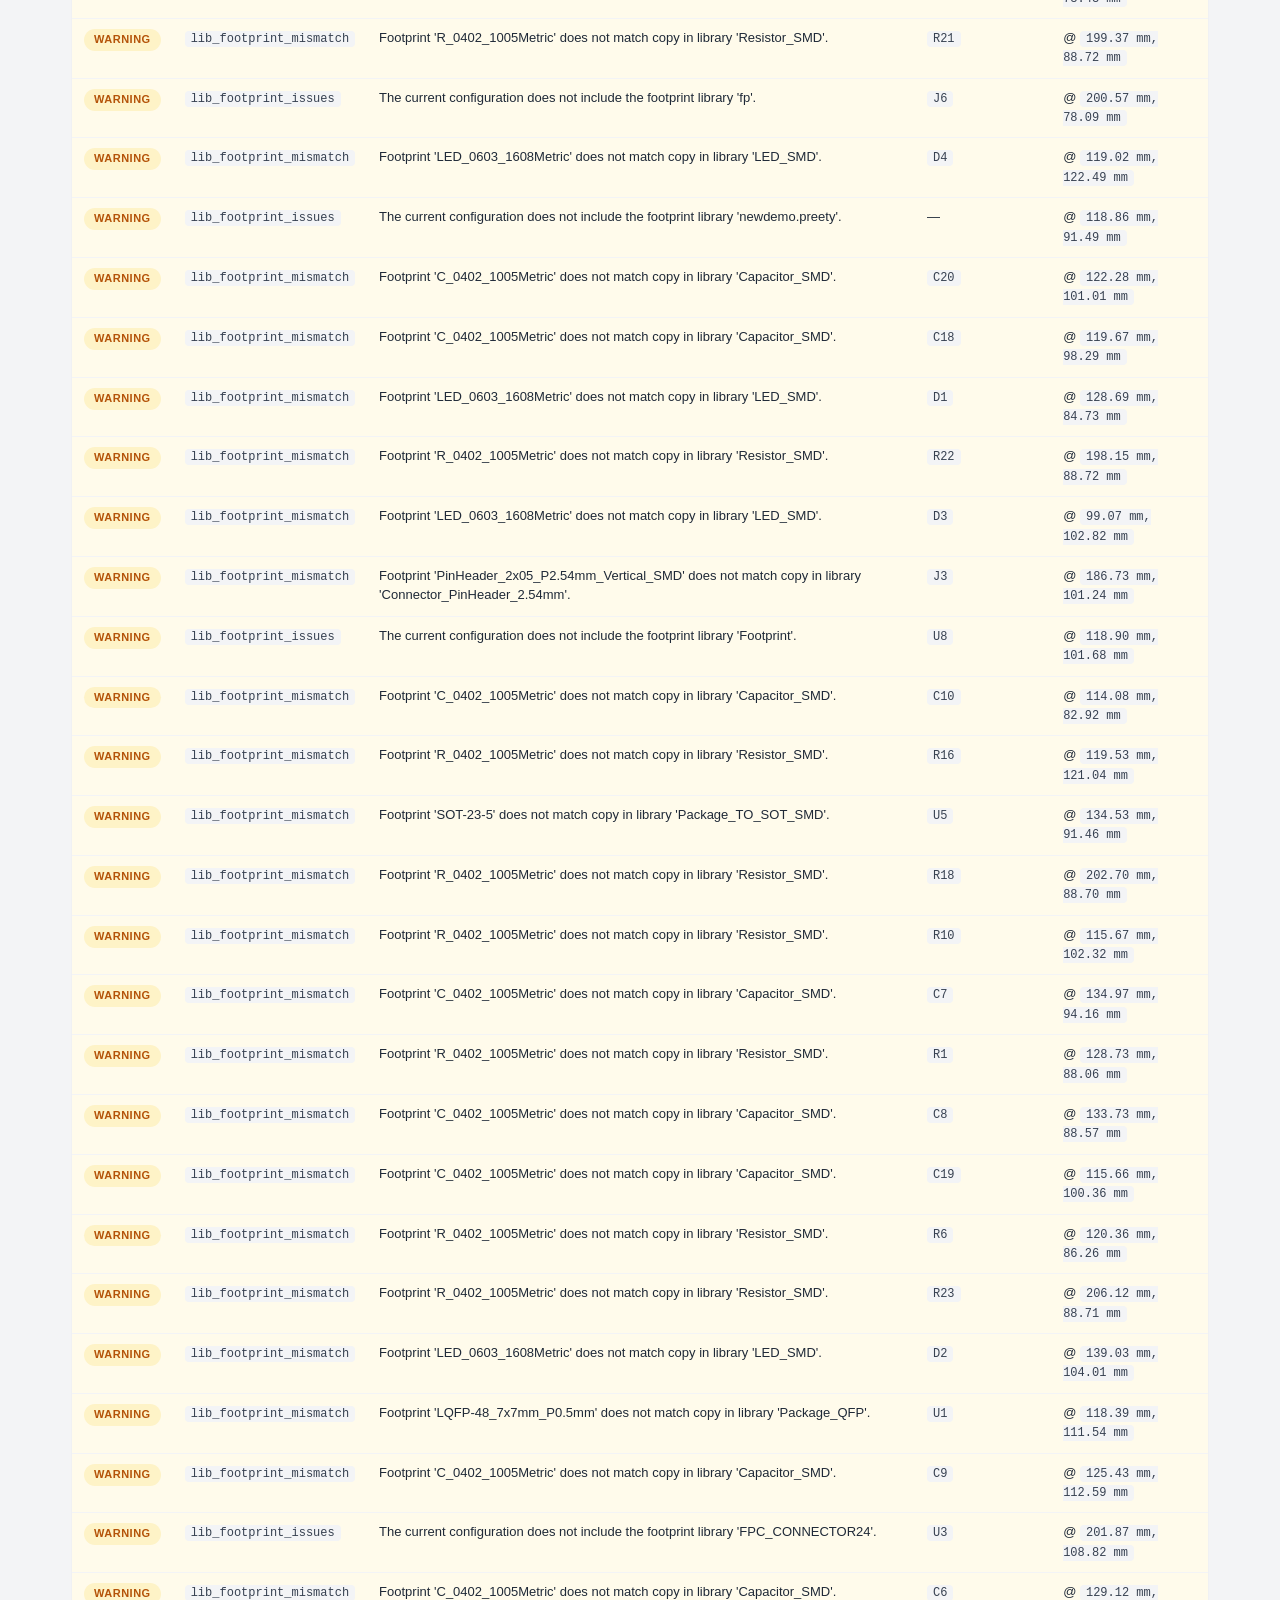
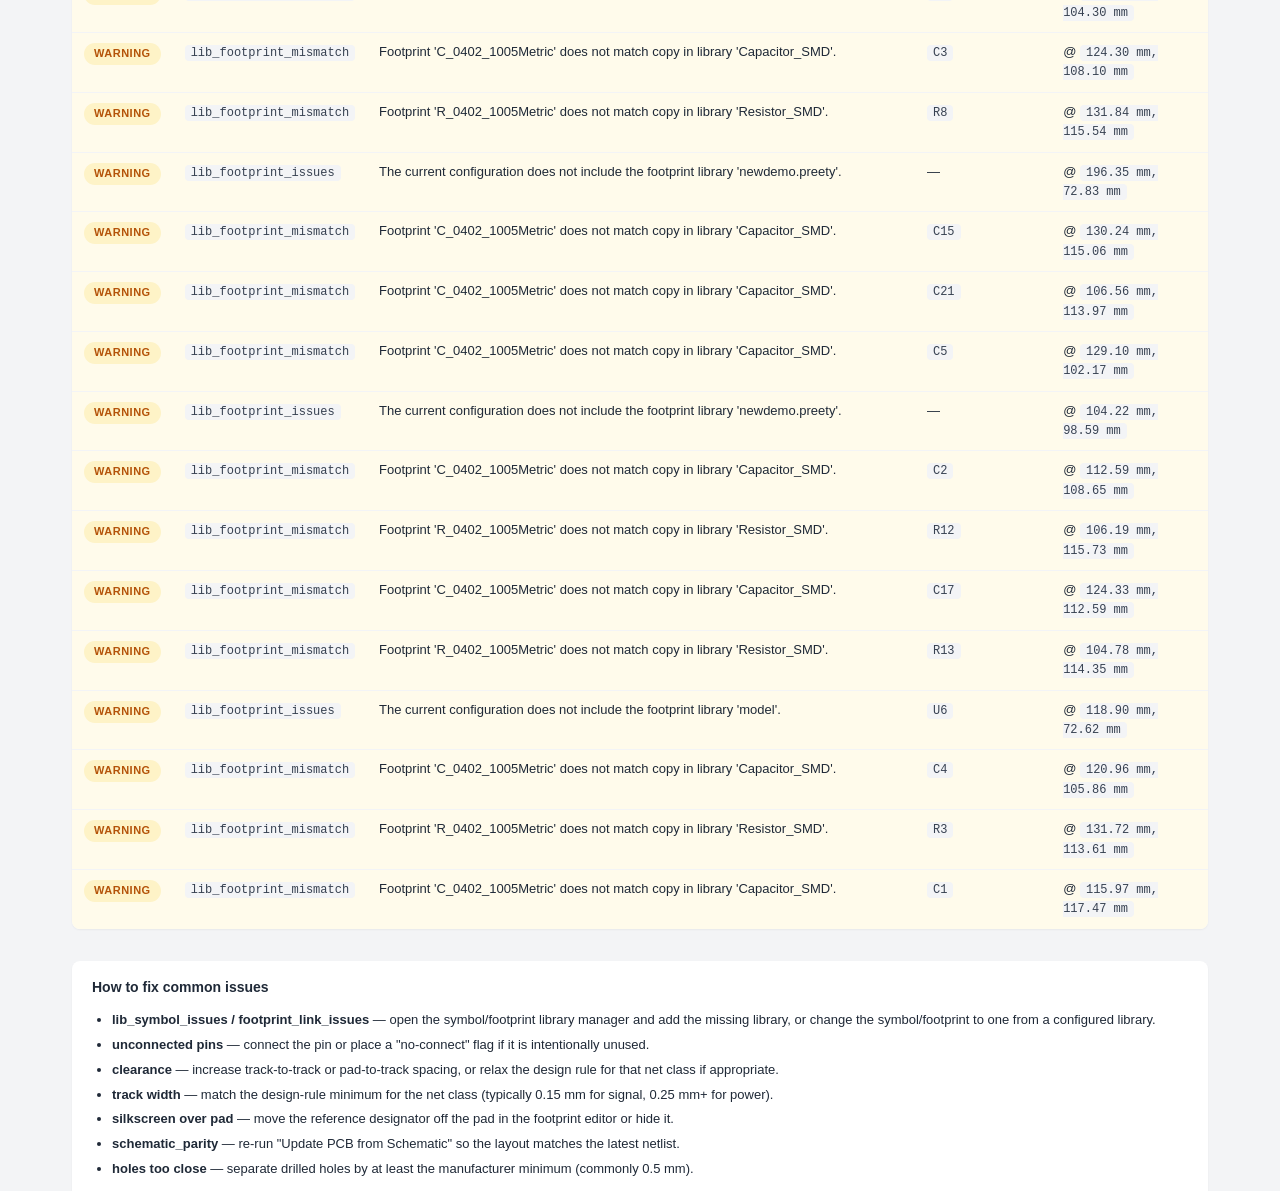
<file: HTML/reports/drc-drc.html>
<!doctype html>
<html lang="en">
<head>
<meta charset="utf-8"/>
<meta name="viewport" content="width=device-width,initial-scale=1"/>
<title>Nano-Board-rev-2 — DRC report</title>
<style>
*,*::before,*::after { box-sizing: border-box; }
body {
  margin: 0;
  font-family: -apple-system, BlinkMacSystemFont, "Segoe UI", Roboto,
               "Helvetica Neue", Arial, sans-serif;
  color: #1F2937;
  background: #F3F4F6;
  line-height: 1.45;
}
header.banner {
  background: #1F2937;
  color: #F9FAFB;
  padding: 28px 32px 24px;
}
header.banner h1 {
  margin: 0 0 6px;
  font-size: 22px;
  letter-spacing: 0.5px;
}
header.banner .sub {
  color: #9CA3AF;
  font-size: 13px;
}
header.banner a { color: #93C5FD; }
.fail-bar {
  background: #DC2626;
  color: #fff;
  padding: 12px 32px;
  font-weight: 600;
  letter-spacing: 1px;
}
.fail-bar.ok { background: #16A34A; }
main { padding: 24px 32px; max-width: 1200px; margin: 0 auto; }
.cards {
  display: grid;
  grid-template-columns: repeat(auto-fit, minmax(180px, 1fr));
  gap: 12px;
  margin-bottom: 28px;
}
.card {
  background: #fff;
  padding: 14px 16px;
  border-radius: 8px;
  box-shadow: 0 1px 2px rgba(0,0,0,.06);
  border-left: 4px solid #E5E7EB;
}
.card .label { font-size: 11px; text-transform: uppercase; color: #6B7280; letter-spacing: .8px; }
.card .value { font-size: 26px; font-weight: 700; margin-top: 4px; }
.card.err  { border-left-color: #DC2626; }
.card.warn { border-left-color: #F59E0B; }
.card.ok   { border-left-color: #16A34A; }
.card.err  .value { color: #DC2626; }
.card.warn .value { color: #F59E0B; }
.card.ok   .value { color: #16A34A; }
.badge {
  display: inline-block;
  padding: 3px 10px;
  border-radius: 999px;
  font-size: 11px;
  font-weight: 700;
  text-transform: uppercase;
  letter-spacing: .5px;
}
.badge.error    { background: #FEE2E2; color: #B91C1C; }
.badge.warning  { background: #FEF3C7; color: #B45309; }
.badge.ok       { background: #DCFCE7; color: #166534; }
.badge.exclusion{ background: #E5E7EB; color: #374151; }
section { margin-bottom: 32px; }
section h2 {
  font-size: 16px;
  margin: 0 0 12px;
  display: flex; align-items: center; gap: 10px;
}
.toolbar {
  display: flex; gap: 8px; flex-wrap: wrap;
  margin-bottom: 12px; align-items: center;
}
.toolbar input[type=search] {
  padding: 7px 10px; border: 1px solid #D1D5DB;
  border-radius: 6px; min-width: 220px; font-size: 13px;
}
.toolbar label {
  font-size: 12px; color: #374151;
  display: inline-flex; align-items: center; gap: 6px;
}
.toolbar select {
  padding: 6px 8px; border: 1px solid #D1D5DB; border-radius: 6px;
  font-size: 13px; background: #fff;
}
table {
  width: 100%; border-collapse: collapse; background: #fff;
  border-radius: 8px; overflow: hidden;
  box-shadow: 0 1px 2px rgba(0,0,0,.05);
  font-size: 13px;
}
th, td { text-align: left; padding: 10px 12px; vertical-align: top; }
thead { background: #F9FAFB; }
th { font-size: 11px; text-transform: uppercase; letter-spacing: .6px; color: #6B7280; }
tbody tr { border-top: 1px solid #F3F4F6; }
tbody tr.severity-error    { background: #FEF2F2; }
tbody tr.severity-warning  { background: #FFFBEB; }
tbody tr.hidden { display: none; }
code {
  background: #F3F4F6; padding: 1px 6px; border-radius: 4px;
  font-size: 12px; color: #374151;
}
.refs code { margin-right: 4px; }
.fixes {
  background: #fff; padding: 16px 20px; border-radius: 8px;
  box-shadow: 0 1px 2px rgba(0,0,0,.05);
}
.fixes h3 { margin-top: 0; font-size: 14px; }
.fixes ul { margin: 0; padding-left: 20px; }
.fixes li { margin-bottom: 6px; font-size: 13px; }
.empty {
  background: #fff; padding: 22px; text-align: center; color: #6B7280;
  border-radius: 8px; box-shadow: 0 1px 2px rgba(0,0,0,.05);
}
.image-block { background: #fff; padding: 12px; border-radius: 8px;
  box-shadow: 0 1px 2px rgba(0,0,0,.05); margin-top: 12px; }
.image-block img { max-width: 100%; height: auto; display: block; }
.downloads {
  background: #fff; padding: 14px 18px; border-radius: 8px;
  box-shadow: 0 1px 2px rgba(0,0,0,.05); margin-bottom: 24px;
}
.downloads h3 { margin: 0 0 10px; font-size: 13px; color: #374151;
  text-transform: uppercase; letter-spacing: .6px; }
.download-row { display: flex; flex-wrap: wrap; gap: 10px; }
.download-link {
  display: inline-flex; align-items: center; gap: 8px;
  padding: 8px 14px; border-radius: 6px;
  background: #EEF2FF; color: #1E40AF;
  text-decoration: none; font-size: 13px; font-weight: 600;
  border: 1px solid #C7D2FE;
  transition: background .12s ease;
}
.download-link:hover { background: #E0E7FF; }
.download-link .dl-kind {
  background: #1E40AF; color: #fff; font-size: 10px;
  padding: 2px 6px; border-radius: 4px; letter-spacing: .5px;
}
.download-link .dl-name { font-family: ui-monospace, SFMono-Regular,
  Menlo, monospace; font-weight: 500; }
@media print {
  body { background: #fff; }
  header.banner { background: #fff; color: #111; border-bottom: 2px solid #DC2626; }
  header.banner .sub, header.banner a { color: #374151; }
  .toolbar { display: none; }
  .card { break-inside: avoid; }
}
</style>
</head>
<body>
<header class="banner">
  <h1>Nano-Board-rev-2 &mdash; drc report</h1>
  <div class="sub">branch <code>feature/hardware-pcb-update</code> &middot; commit <code>8c804b39</code> &middot; <a href="https://github.com/Swasthik-FA/Kicad_Template/actions/runs/25659772516">workflow run</a> &middot; 2026-05-11 08:45:20 UTC</div>
</header>
<div class="fail-bar ok">&#10003; DRC passed</div>
<main>
  <div class="cards">
    <div class="card ok"><div class="label">DRC errors</div><div class="value">0</div></div><div class="card warn"><div class="label">DRC warnings</div><div class="value">60</div></div>
    <div class="card"><div class="label">DRC</div><div class="value"><span class="badge ok">PASS</span></div></div>
  </div>

  

  <section class="downloads"><h3>Download DRC report</h3><div class="download-row"><a class="download-link" href="drc-drc.rpt" download><span class="dl-kind">RPT</span><span class="dl-name">drc-drc.rpt</span></a><a class="download-link" href="drc-drc.json" download><span class="dl-kind">JSON</span><span class="dl-name">drc-drc.json</span></a></div></section>

  <section><h2>DRC violations <span class="badge error">0 errors</span> <span class="badge warning">60 warnings</span></h2><div class="toolbar"><input type="search" placeholder="Search refs, nets, descriptions…" data-target="drc-table" data-kind="search"/><label>Severity <select data-target="drc-table" data-kind="sev"><option value="all">all</option><option value="error">errors only</option><option value="warning">warnings only</option></select></label><label>Code <select data-target="drc-table" data-kind="code"><option value="all">all</option><option value="lib_footprint_issues">lib_footprint_issues</option><option value="lib_footprint_mismatch">lib_footprint_mismatch</option></select></label></div><table id="drc-table"><thead><tr><th>Severity</th><th>Code</th><th>Description</th><th>Components / Nets</th><th>Location</th></tr></thead><tbody><tr class="severity-warning" data-severity="warning" data-code="lib_footprint_mismatch"><td><span class="badge warning">warning</span></td><td><code>lib_footprint_mismatch</code></td><td>Footprint &#x27;PinHeader_2x05_P2.54mm_Vertical_SMD&#x27; does not match copy in library &#x27;Connector_PinHeader_2.54mm&#x27;.</td><td class="refs"><code>J4</code></td><td>@ <code>200.56 mm, 114.94 mm</code></td></tr><tr class="severity-warning" data-severity="warning" data-code="lib_footprint_mismatch"><td><span class="badge warning">warning</span></td><td><code>lib_footprint_mismatch</code></td><td>Footprint &#x27;C_0402_1005Metric&#x27; does not match copy in library &#x27;Capacitor_SMD&#x27;.</td><td class="refs"><code>C11</code></td><td>@ <code>107.52 mm, 85.67 mm</code></td></tr><tr class="severity-warning" data-severity="warning" data-code="lib_footprint_mismatch"><td><span class="badge warning">warning</span></td><td><code>lib_footprint_mismatch</code></td><td>Footprint &#x27;R_0402_1005Metric&#x27; does not match copy in library &#x27;Resistor_SMD&#x27;.</td><td class="refs"><code>R4</code></td><td>@ <code>113.02 mm, 82.93 mm</code></td></tr><tr class="severity-warning" data-severity="warning" data-code="lib_footprint_mismatch"><td><span class="badge warning">warning</span></td><td><code>lib_footprint_mismatch</code></td><td>Footprint &#x27;R_0402_1005Metric&#x27; does not match copy in library &#x27;Resistor_SMD&#x27;.</td><td class="refs"><code>R15</code></td><td>@ <code>99.06 mm, 100.12 mm</code></td></tr><tr class="severity-warning" data-severity="warning" data-code="lib_footprint_mismatch"><td><span class="badge warning">warning</span></td><td><code>lib_footprint_mismatch</code></td><td>Footprint &#x27;R_0402_1005Metric&#x27; does not match copy in library &#x27;Resistor_SMD&#x27;.</td><td class="refs"><code>R2</code></td><td>@ <code>138.99 mm, 101.29 mm</code></td></tr><tr class="severity-warning" data-severity="warning" data-code="lib_footprint_mismatch"><td><span class="badge warning">warning</span></td><td><code>lib_footprint_mismatch</code></td><td>Footprint &#x27;R_0402_1005Metric&#x27; does not match copy in library &#x27;Resistor_SMD&#x27;.</td><td class="refs"><code>R9</code></td><td>@ <code>127.29 mm, 119.41 mm</code></td></tr><tr class="severity-warning" data-severity="warning" data-code="lib_footprint_mismatch"><td><span class="badge warning">warning</span></td><td><code>lib_footprint_mismatch</code></td><td>Footprint &#x27;R_0402_1005Metric&#x27; does not match copy in library &#x27;Resistor_SMD&#x27;.</td><td class="refs"><code>R19</code></td><td>@ <code>117.17 mm, 121.05 mm</code></td></tr><tr class="severity-warning" data-severity="warning" data-code="lib_footprint_mismatch"><td><span class="badge warning">warning</span></td><td><code>lib_footprint_mismatch</code></td><td>Footprint &#x27;PinHeader_2x05_P2.54mm_Vertical_SMD&#x27; does not match copy in library &#x27;Connector_PinHeader_2.54mm&#x27;.</td><td class="refs"><code>J5</code></td><td>@ <code>214.45 mm, 101.30 mm</code></td></tr><tr class="severity-warning" data-severity="warning" data-code="lib_footprint_mismatch"><td><span class="badge warning">warning</span></td><td><code>lib_footprint_mismatch</code></td><td>Footprint &#x27;R_0402_1005Metric&#x27; does not match copy in library &#x27;Resistor_SMD&#x27;.</td><td class="refs"><code>R5</code></td><td>@ <code>121.36 mm, 86.26 mm</code></td></tr><tr class="severity-warning" data-severity="warning" data-code="lib_footprint_mismatch"><td><span class="badge warning">warning</span></td><td><code>lib_footprint_mismatch</code></td><td>Footprint &#x27;R_0402_1005Metric&#x27; does not match copy in library &#x27;Resistor_SMD&#x27;.</td><td class="refs"><code>R17</code></td><td>@ <code>204.85 mm, 88.70 mm</code></td></tr><tr class="severity-warning" data-severity="warning" data-code="lib_footprint_mismatch"><td><span class="badge warning">warning</span></td><td><code>lib_footprint_mismatch</code></td><td>Footprint &#x27;R_0402_1005Metric&#x27; does not match copy in library &#x27;Resistor_SMD&#x27;.</td><td class="refs"><code>R11</code></td><td>@ <code>114.66 mm, 102.32 mm</code></td></tr><tr class="severity-warning" data-severity="warning" data-code="lib_footprint_mismatch"><td><span class="badge warning">warning</span></td><td><code>lib_footprint_mismatch</code></td><td>Footprint &#x27;R_0603_1608Metric&#x27; does not match copy in library &#x27;Resistor_SMD&#x27;.</td><td class="refs"><code>R25</code></td><td>@ <code>115.98 mm, 85.48 mm</code></td></tr><tr class="severity-warning" data-severity="warning" data-code="lib_footprint_issues"><td><span class="badge warning">warning</span></td><td><code>lib_footprint_issues</code></td><td>The current configuration does not include the footprint library &#x27;newdemo.preety&#x27;.</td><td class="refs">&mdash;</td><td>@ <code>200.56 mm, 101.24 mm</code></td></tr><tr class="severity-warning" data-severity="warning" data-code="lib_footprint_mismatch"><td><span class="badge warning">warning</span></td><td><code>lib_footprint_mismatch</code></td><td>Footprint &#x27;R_0402_1005Metric&#x27; does not match copy in library &#x27;Resistor_SMD&#x27;.</td><td class="refs"><code>R14</code></td><td>@ <code>102.09 mm, 110.89 mm</code></td></tr><tr class="severity-warning" data-severity="warning" data-code="lib_footprint_mismatch"><td><span class="badge warning">warning</span></td><td><code>lib_footprint_mismatch</code></td><td>Footprint &#x27;SOT-23-6&#x27; does not match copy in library &#x27;Package_TO_SOT_SMD&#x27;.</td><td class="refs"><code>U4</code></td><td>@ <code>118.93 mm, 82.48 mm</code></td></tr><tr class="severity-warning" data-severity="warning" data-code="lib_footprint_mismatch"><td><span class="badge warning">warning</span></td><td><code>lib_footprint_mismatch</code></td><td>Footprint &#x27;R_0402_1005Metric&#x27; does not match copy in library &#x27;Resistor_SMD&#x27;.</td><td class="refs"><code>R20</code></td><td>@ <code>200.55 mm, 88.72 mm</code></td></tr><tr class="severity-warning" data-severity="warning" data-code="lib_footprint_mismatch"><td><span class="badge warning">warning</span></td><td><code>lib_footprint_mismatch</code></td><td>Footprint &#x27;R_0402_1005Metric&#x27; does not match copy in library &#x27;Resistor_SMD&#x27;.</td><td class="refs"><code>R7</code></td><td>@ <code>122.36 mm, 86.26 mm</code></td></tr><tr class="severity-warning" data-severity="warning" data-code="lib_footprint_issues"><td><span class="badge warning">warning</span></td><td><code>lib_footprint_issues</code></td><td>The current configuration does not include the footprint library &#x27;FB_Library&#x27;.</td><td class="refs"><code>J2</code></td><td>@ <code>121.48 mm, 73.43 mm</code></td></tr><tr class="severity-warning" data-severity="warning" data-code="lib_footprint_mismatch"><td><span class="badge warning">warning</span></td><td><code>lib_footprint_mismatch</code></td><td>Footprint &#x27;R_0402_1005Metric&#x27; does not match copy in library &#x27;Resistor_SMD&#x27;.</td><td class="refs"><code>R21</code></td><td>@ <code>199.37 mm, 88.72 mm</code></td></tr><tr class="severity-warning" data-severity="warning" data-code="lib_footprint_issues"><td><span class="badge warning">warning</span></td><td><code>lib_footprint_issues</code></td><td>The current configuration does not include the footprint library &#x27;fp&#x27;.</td><td class="refs"><code>J6</code></td><td>@ <code>200.57 mm, 78.09 mm</code></td></tr><tr class="severity-warning" data-severity="warning" data-code="lib_footprint_mismatch"><td><span class="badge warning">warning</span></td><td><code>lib_footprint_mismatch</code></td><td>Footprint &#x27;LED_0603_1608Metric&#x27; does not match copy in library &#x27;LED_SMD&#x27;.</td><td class="refs"><code>D4</code></td><td>@ <code>119.02 mm, 122.49 mm</code></td></tr><tr class="severity-warning" data-severity="warning" data-code="lib_footprint_issues"><td><span class="badge warning">warning</span></td><td><code>lib_footprint_issues</code></td><td>The current configuration does not include the footprint library &#x27;newdemo.preety&#x27;.</td><td class="refs">&mdash;</td><td>@ <code>118.86 mm, 91.49 mm</code></td></tr><tr class="severity-warning" data-severity="warning" data-code="lib_footprint_mismatch"><td><span class="badge warning">warning</span></td><td><code>lib_footprint_mismatch</code></td><td>Footprint &#x27;C_0402_1005Metric&#x27; does not match copy in library &#x27;Capacitor_SMD&#x27;.</td><td class="refs"><code>C20</code></td><td>@ <code>122.28 mm, 101.01 mm</code></td></tr><tr class="severity-warning" data-severity="warning" data-code="lib_footprint_mismatch"><td><span class="badge warning">warning</span></td><td><code>lib_footprint_mismatch</code></td><td>Footprint &#x27;C_0402_1005Metric&#x27; does not match copy in library &#x27;Capacitor_SMD&#x27;.</td><td class="refs"><code>C18</code></td><td>@ <code>119.67 mm, 98.29 mm</code></td></tr><tr class="severity-warning" data-severity="warning" data-code="lib_footprint_mismatch"><td><span class="badge warning">warning</span></td><td><code>lib_footprint_mismatch</code></td><td>Footprint &#x27;LED_0603_1608Metric&#x27; does not match copy in library &#x27;LED_SMD&#x27;.</td><td class="refs"><code>D1</code></td><td>@ <code>128.69 mm, 84.73 mm</code></td></tr><tr class="severity-warning" data-severity="warning" data-code="lib_footprint_mismatch"><td><span class="badge warning">warning</span></td><td><code>lib_footprint_mismatch</code></td><td>Footprint &#x27;R_0402_1005Metric&#x27; does not match copy in library &#x27;Resistor_SMD&#x27;.</td><td class="refs"><code>R22</code></td><td>@ <code>198.15 mm, 88.72 mm</code></td></tr><tr class="severity-warning" data-severity="warning" data-code="lib_footprint_mismatch"><td><span class="badge warning">warning</span></td><td><code>lib_footprint_mismatch</code></td><td>Footprint &#x27;LED_0603_1608Metric&#x27; does not match copy in library &#x27;LED_SMD&#x27;.</td><td class="refs"><code>D3</code></td><td>@ <code>99.07 mm, 102.82 mm</code></td></tr><tr class="severity-warning" data-severity="warning" data-code="lib_footprint_mismatch"><td><span class="badge warning">warning</span></td><td><code>lib_footprint_mismatch</code></td><td>Footprint &#x27;PinHeader_2x05_P2.54mm_Vertical_SMD&#x27; does not match copy in library &#x27;Connector_PinHeader_2.54mm&#x27;.</td><td class="refs"><code>J3</code></td><td>@ <code>186.73 mm, 101.24 mm</code></td></tr><tr class="severity-warning" data-severity="warning" data-code="lib_footprint_issues"><td><span class="badge warning">warning</span></td><td><code>lib_footprint_issues</code></td><td>The current configuration does not include the footprint library &#x27;Footprint&#x27;.</td><td class="refs"><code>U8</code></td><td>@ <code>118.90 mm, 101.68 mm</code></td></tr><tr class="severity-warning" data-severity="warning" data-code="lib_footprint_mismatch"><td><span class="badge warning">warning</span></td><td><code>lib_footprint_mismatch</code></td><td>Footprint &#x27;C_0402_1005Metric&#x27; does not match copy in library &#x27;Capacitor_SMD&#x27;.</td><td class="refs"><code>C10</code></td><td>@ <code>114.08 mm, 82.92 mm</code></td></tr><tr class="severity-warning" data-severity="warning" data-code="lib_footprint_mismatch"><td><span class="badge warning">warning</span></td><td><code>lib_footprint_mismatch</code></td><td>Footprint &#x27;R_0402_1005Metric&#x27; does not match copy in library &#x27;Resistor_SMD&#x27;.</td><td class="refs"><code>R16</code></td><td>@ <code>119.53 mm, 121.04 mm</code></td></tr><tr class="severity-warning" data-severity="warning" data-code="lib_footprint_mismatch"><td><span class="badge warning">warning</span></td><td><code>lib_footprint_mismatch</code></td><td>Footprint &#x27;SOT-23-5&#x27; does not match copy in library &#x27;Package_TO_SOT_SMD&#x27;.</td><td class="refs"><code>U5</code></td><td>@ <code>134.53 mm, 91.46 mm</code></td></tr><tr class="severity-warning" data-severity="warning" data-code="lib_footprint_mismatch"><td><span class="badge warning">warning</span></td><td><code>lib_footprint_mismatch</code></td><td>Footprint &#x27;R_0402_1005Metric&#x27; does not match copy in library &#x27;Resistor_SMD&#x27;.</td><td class="refs"><code>R18</code></td><td>@ <code>202.70 mm, 88.70 mm</code></td></tr><tr class="severity-warning" data-severity="warning" data-code="lib_footprint_mismatch"><td><span class="badge warning">warning</span></td><td><code>lib_footprint_mismatch</code></td><td>Footprint &#x27;R_0402_1005Metric&#x27; does not match copy in library &#x27;Resistor_SMD&#x27;.</td><td class="refs"><code>R10</code></td><td>@ <code>115.67 mm, 102.32 mm</code></td></tr><tr class="severity-warning" data-severity="warning" data-code="lib_footprint_mismatch"><td><span class="badge warning">warning</span></td><td><code>lib_footprint_mismatch</code></td><td>Footprint &#x27;C_0402_1005Metric&#x27; does not match copy in library &#x27;Capacitor_SMD&#x27;.</td><td class="refs"><code>C7</code></td><td>@ <code>134.97 mm, 94.16 mm</code></td></tr><tr class="severity-warning" data-severity="warning" data-code="lib_footprint_mismatch"><td><span class="badge warning">warning</span></td><td><code>lib_footprint_mismatch</code></td><td>Footprint &#x27;R_0402_1005Metric&#x27; does not match copy in library &#x27;Resistor_SMD&#x27;.</td><td class="refs"><code>R1</code></td><td>@ <code>128.73 mm, 88.06 mm</code></td></tr><tr class="severity-warning" data-severity="warning" data-code="lib_footprint_mismatch"><td><span class="badge warning">warning</span></td><td><code>lib_footprint_mismatch</code></td><td>Footprint &#x27;C_0402_1005Metric&#x27; does not match copy in library &#x27;Capacitor_SMD&#x27;.</td><td class="refs"><code>C8</code></td><td>@ <code>133.73 mm, 88.57 mm</code></td></tr><tr class="severity-warning" data-severity="warning" data-code="lib_footprint_mismatch"><td><span class="badge warning">warning</span></td><td><code>lib_footprint_mismatch</code></td><td>Footprint &#x27;C_0402_1005Metric&#x27; does not match copy in library &#x27;Capacitor_SMD&#x27;.</td><td class="refs"><code>C19</code></td><td>@ <code>115.66 mm, 100.36 mm</code></td></tr><tr class="severity-warning" data-severity="warning" data-code="lib_footprint_mismatch"><td><span class="badge warning">warning</span></td><td><code>lib_footprint_mismatch</code></td><td>Footprint &#x27;R_0402_1005Metric&#x27; does not match copy in library &#x27;Resistor_SMD&#x27;.</td><td class="refs"><code>R6</code></td><td>@ <code>120.36 mm, 86.26 mm</code></td></tr><tr class="severity-warning" data-severity="warning" data-code="lib_footprint_mismatch"><td><span class="badge warning">warning</span></td><td><code>lib_footprint_mismatch</code></td><td>Footprint &#x27;R_0402_1005Metric&#x27; does not match copy in library &#x27;Resistor_SMD&#x27;.</td><td class="refs"><code>R23</code></td><td>@ <code>206.12 mm, 88.71 mm</code></td></tr><tr class="severity-warning" data-severity="warning" data-code="lib_footprint_mismatch"><td><span class="badge warning">warning</span></td><td><code>lib_footprint_mismatch</code></td><td>Footprint &#x27;LED_0603_1608Metric&#x27; does not match copy in library &#x27;LED_SMD&#x27;.</td><td class="refs"><code>D2</code></td><td>@ <code>139.03 mm, 104.01 mm</code></td></tr><tr class="severity-warning" data-severity="warning" data-code="lib_footprint_mismatch"><td><span class="badge warning">warning</span></td><td><code>lib_footprint_mismatch</code></td><td>Footprint &#x27;LQFP-48_7x7mm_P0.5mm&#x27; does not match copy in library &#x27;Package_QFP&#x27;.</td><td class="refs"><code>U1</code></td><td>@ <code>118.39 mm, 111.54 mm</code></td></tr><tr class="severity-warning" data-severity="warning" data-code="lib_footprint_mismatch"><td><span class="badge warning">warning</span></td><td><code>lib_footprint_mismatch</code></td><td>Footprint &#x27;C_0402_1005Metric&#x27; does not match copy in library &#x27;Capacitor_SMD&#x27;.</td><td class="refs"><code>C9</code></td><td>@ <code>125.43 mm, 112.59 mm</code></td></tr><tr class="severity-warning" data-severity="warning" data-code="lib_footprint_issues"><td><span class="badge warning">warning</span></td><td><code>lib_footprint_issues</code></td><td>The current configuration does not include the footprint library &#x27;FPC_CONNECTOR24&#x27;.</td><td class="refs"><code>U3</code></td><td>@ <code>201.87 mm, 108.82 mm</code></td></tr><tr class="severity-warning" data-severity="warning" data-code="lib_footprint_mismatch"><td><span class="badge warning">warning</span></td><td><code>lib_footprint_mismatch</code></td><td>Footprint &#x27;C_0402_1005Metric&#x27; does not match copy in library &#x27;Capacitor_SMD&#x27;.</td><td class="refs"><code>C6</code></td><td>@ <code>129.12 mm, 104.30 mm</code></td></tr><tr class="severity-warning" data-severity="warning" data-code="lib_footprint_mismatch"><td><span class="badge warning">warning</span></td><td><code>lib_footprint_mismatch</code></td><td>Footprint &#x27;C_0402_1005Metric&#x27; does not match copy in library &#x27;Capacitor_SMD&#x27;.</td><td class="refs"><code>C3</code></td><td>@ <code>124.30 mm, 108.10 mm</code></td></tr><tr class="severity-warning" data-severity="warning" data-code="lib_footprint_mismatch"><td><span class="badge warning">warning</span></td><td><code>lib_footprint_mismatch</code></td><td>Footprint &#x27;R_0402_1005Metric&#x27; does not match copy in library &#x27;Resistor_SMD&#x27;.</td><td class="refs"><code>R8</code></td><td>@ <code>131.84 mm, 115.54 mm</code></td></tr><tr class="severity-warning" data-severity="warning" data-code="lib_footprint_issues"><td><span class="badge warning">warning</span></td><td><code>lib_footprint_issues</code></td><td>The current configuration does not include the footprint library &#x27;newdemo.preety&#x27;.</td><td class="refs">&mdash;</td><td>@ <code>196.35 mm, 72.83 mm</code></td></tr><tr class="severity-warning" data-severity="warning" data-code="lib_footprint_mismatch"><td><span class="badge warning">warning</span></td><td><code>lib_footprint_mismatch</code></td><td>Footprint &#x27;C_0402_1005Metric&#x27; does not match copy in library &#x27;Capacitor_SMD&#x27;.</td><td class="refs"><code>C15</code></td><td>@ <code>130.24 mm, 115.06 mm</code></td></tr><tr class="severity-warning" data-severity="warning" data-code="lib_footprint_mismatch"><td><span class="badge warning">warning</span></td><td><code>lib_footprint_mismatch</code></td><td>Footprint &#x27;C_0402_1005Metric&#x27; does not match copy in library &#x27;Capacitor_SMD&#x27;.</td><td class="refs"><code>C21</code></td><td>@ <code>106.56 mm, 113.97 mm</code></td></tr><tr class="severity-warning" data-severity="warning" data-code="lib_footprint_mismatch"><td><span class="badge warning">warning</span></td><td><code>lib_footprint_mismatch</code></td><td>Footprint &#x27;C_0402_1005Metric&#x27; does not match copy in library &#x27;Capacitor_SMD&#x27;.</td><td class="refs"><code>C5</code></td><td>@ <code>129.10 mm, 102.17 mm</code></td></tr><tr class="severity-warning" data-severity="warning" data-code="lib_footprint_issues"><td><span class="badge warning">warning</span></td><td><code>lib_footprint_issues</code></td><td>The current configuration does not include the footprint library &#x27;newdemo.preety&#x27;.</td><td class="refs">&mdash;</td><td>@ <code>104.22 mm, 98.59 mm</code></td></tr><tr class="severity-warning" data-severity="warning" data-code="lib_footprint_mismatch"><td><span class="badge warning">warning</span></td><td><code>lib_footprint_mismatch</code></td><td>Footprint &#x27;C_0402_1005Metric&#x27; does not match copy in library &#x27;Capacitor_SMD&#x27;.</td><td class="refs"><code>C2</code></td><td>@ <code>112.59 mm, 108.65 mm</code></td></tr><tr class="severity-warning" data-severity="warning" data-code="lib_footprint_mismatch"><td><span class="badge warning">warning</span></td><td><code>lib_footprint_mismatch</code></td><td>Footprint &#x27;R_0402_1005Metric&#x27; does not match copy in library &#x27;Resistor_SMD&#x27;.</td><td class="refs"><code>R12</code></td><td>@ <code>106.19 mm, 115.73 mm</code></td></tr><tr class="severity-warning" data-severity="warning" data-code="lib_footprint_mismatch"><td><span class="badge warning">warning</span></td><td><code>lib_footprint_mismatch</code></td><td>Footprint &#x27;C_0402_1005Metric&#x27; does not match copy in library &#x27;Capacitor_SMD&#x27;.</td><td class="refs"><code>C17</code></td><td>@ <code>124.33 mm, 112.59 mm</code></td></tr><tr class="severity-warning" data-severity="warning" data-code="lib_footprint_mismatch"><td><span class="badge warning">warning</span></td><td><code>lib_footprint_mismatch</code></td><td>Footprint &#x27;R_0402_1005Metric&#x27; does not match copy in library &#x27;Resistor_SMD&#x27;.</td><td class="refs"><code>R13</code></td><td>@ <code>104.78 mm, 114.35 mm</code></td></tr><tr class="severity-warning" data-severity="warning" data-code="lib_footprint_issues"><td><span class="badge warning">warning</span></td><td><code>lib_footprint_issues</code></td><td>The current configuration does not include the footprint library &#x27;model&#x27;.</td><td class="refs"><code>U6</code></td><td>@ <code>118.90 mm, 72.62 mm</code></td></tr><tr class="severity-warning" data-severity="warning" data-code="lib_footprint_mismatch"><td><span class="badge warning">warning</span></td><td><code>lib_footprint_mismatch</code></td><td>Footprint &#x27;C_0402_1005Metric&#x27; does not match copy in library &#x27;Capacitor_SMD&#x27;.</td><td class="refs"><code>C4</code></td><td>@ <code>120.96 mm, 105.86 mm</code></td></tr><tr class="severity-warning" data-severity="warning" data-code="lib_footprint_mismatch"><td><span class="badge warning">warning</span></td><td><code>lib_footprint_mismatch</code></td><td>Footprint &#x27;R_0402_1005Metric&#x27; does not match copy in library &#x27;Resistor_SMD&#x27;.</td><td class="refs"><code>R3</code></td><td>@ <code>131.72 mm, 113.61 mm</code></td></tr><tr class="severity-warning" data-severity="warning" data-code="lib_footprint_mismatch"><td><span class="badge warning">warning</span></td><td><code>lib_footprint_mismatch</code></td><td>Footprint &#x27;C_0402_1005Metric&#x27; does not match copy in library &#x27;Capacitor_SMD&#x27;.</td><td class="refs"><code>C1</code></td><td>@ <code>115.97 mm, 117.47 mm</code></td></tr></tbody></table></section>

  <section class="fixes">
    <h3>How to fix common issues</h3>
    <ul>
      <li><b>lib_symbol_issues / footprint_link_issues</b> — open the symbol/footprint library manager and add the missing library, or change the symbol/footprint to one from a configured library.</li>
      <li><b>unconnected pins</b> — connect the pin or place a "no-connect" flag if it is intentionally unused.</li>
      <li><b>clearance</b> — increase track-to-track or pad-to-track spacing, or relax the design rule for that net class if appropriate.</li>
      <li><b>track width</b> — match the design-rule minimum for the net class (typically 0.15 mm for signal, 0.25 mm+ for power).</li>
      <li><b>silkscreen over pad</b> — move the reference designator off the pad in the footprint editor or hide it.</li>
      <li><b>schematic_parity</b> — re-run "Update PCB from Schematic" so the layout matches the latest netlist.</li>
      <li><b>holes too close</b> — separate drilled holes by at least the manufacturer minimum (commonly 0.5 mm).</li>
    </ul>
  </section>
</main>
<script>
function applyFilter(tableId) {
  const t = document.getElementById(tableId);
  if (!t) return;
  const sevSel = document.querySelector(`[data-target="${tableId}"][data-kind="sev"]`);
  const codeSel = document.querySelector(`[data-target="${tableId}"][data-kind="code"]`);
  const search = document.querySelector(`[data-target="${tableId}"][data-kind="search"]`);
  const sev = sevSel ? sevSel.value : 'all';
  const code = codeSel ? codeSel.value : 'all';
  const q = (search ? search.value : '').toLowerCase().trim();
  t.querySelectorAll('tbody tr').forEach(tr => {
    const rsev = tr.dataset.severity || '';
    const rcode = tr.dataset.code || '';
    const text = (tr.innerText || '').toLowerCase();
    let show = true;
    if (sev !== 'all' && rsev !== sev) show = false;
    if (code !== 'all' && rcode !== code) show = false;
    if (q && !text.includes(q)) show = false;
    tr.classList.toggle('hidden', !show);
  });
}
document.addEventListener('DOMContentLoaded', () => {
  document.querySelectorAll('[data-target]').forEach(el => {
    const target = el.dataset.target;
    el.addEventListener('input', () => applyFilter(target));
    el.addEventListener('change', () => applyFilter(target));
  });
});
</script>
</body>
</html>
</file>
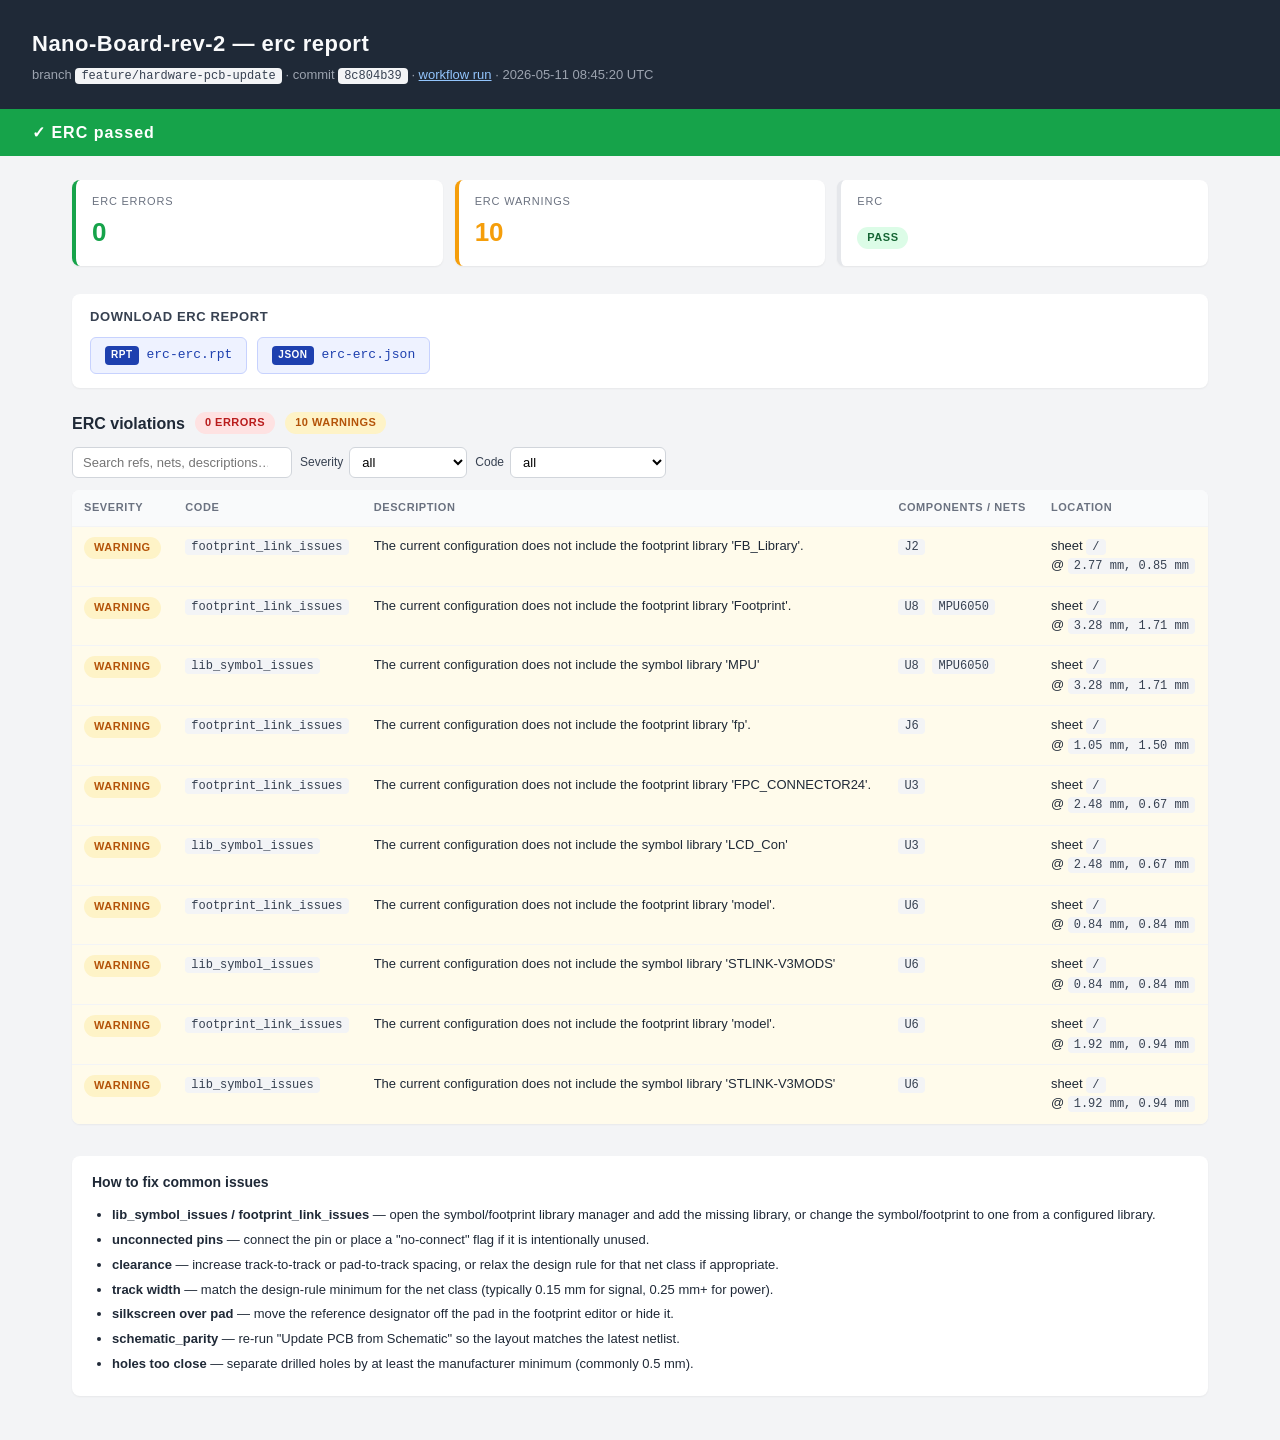
<file: HTML/reports/erc-erc.html>
<!doctype html>
<html lang="en">
<head>
<meta charset="utf-8"/>
<meta name="viewport" content="width=device-width,initial-scale=1"/>
<title>Nano-Board-rev-2 — ERC report</title>
<style>
*,*::before,*::after { box-sizing: border-box; }
body {
  margin: 0;
  font-family: -apple-system, BlinkMacSystemFont, "Segoe UI", Roboto,
               "Helvetica Neue", Arial, sans-serif;
  color: #1F2937;
  background: #F3F4F6;
  line-height: 1.45;
}
header.banner {
  background: #1F2937;
  color: #F9FAFB;
  padding: 28px 32px 24px;
}
header.banner h1 {
  margin: 0 0 6px;
  font-size: 22px;
  letter-spacing: 0.5px;
}
header.banner .sub {
  color: #9CA3AF;
  font-size: 13px;
}
header.banner a { color: #93C5FD; }
.fail-bar {
  background: #DC2626;
  color: #fff;
  padding: 12px 32px;
  font-weight: 600;
  letter-spacing: 1px;
}
.fail-bar.ok { background: #16A34A; }
main { padding: 24px 32px; max-width: 1200px; margin: 0 auto; }
.cards {
  display: grid;
  grid-template-columns: repeat(auto-fit, minmax(180px, 1fr));
  gap: 12px;
  margin-bottom: 28px;
}
.card {
  background: #fff;
  padding: 14px 16px;
  border-radius: 8px;
  box-shadow: 0 1px 2px rgba(0,0,0,.06);
  border-left: 4px solid #E5E7EB;
}
.card .label { font-size: 11px; text-transform: uppercase; color: #6B7280; letter-spacing: .8px; }
.card .value { font-size: 26px; font-weight: 700; margin-top: 4px; }
.card.err  { border-left-color: #DC2626; }
.card.warn { border-left-color: #F59E0B; }
.card.ok   { border-left-color: #16A34A; }
.card.err  .value { color: #DC2626; }
.card.warn .value { color: #F59E0B; }
.card.ok   .value { color: #16A34A; }
.badge {
  display: inline-block;
  padding: 3px 10px;
  border-radius: 999px;
  font-size: 11px;
  font-weight: 700;
  text-transform: uppercase;
  letter-spacing: .5px;
}
.badge.error    { background: #FEE2E2; color: #B91C1C; }
.badge.warning  { background: #FEF3C7; color: #B45309; }
.badge.ok       { background: #DCFCE7; color: #166534; }
.badge.exclusion{ background: #E5E7EB; color: #374151; }
section { margin-bottom: 32px; }
section h2 {
  font-size: 16px;
  margin: 0 0 12px;
  display: flex; align-items: center; gap: 10px;
}
.toolbar {
  display: flex; gap: 8px; flex-wrap: wrap;
  margin-bottom: 12px; align-items: center;
}
.toolbar input[type=search] {
  padding: 7px 10px; border: 1px solid #D1D5DB;
  border-radius: 6px; min-width: 220px; font-size: 13px;
}
.toolbar label {
  font-size: 12px; color: #374151;
  display: inline-flex; align-items: center; gap: 6px;
}
.toolbar select {
  padding: 6px 8px; border: 1px solid #D1D5DB; border-radius: 6px;
  font-size: 13px; background: #fff;
}
table {
  width: 100%; border-collapse: collapse; background: #fff;
  border-radius: 8px; overflow: hidden;
  box-shadow: 0 1px 2px rgba(0,0,0,.05);
  font-size: 13px;
}
th, td { text-align: left; padding: 10px 12px; vertical-align: top; }
thead { background: #F9FAFB; }
th { font-size: 11px; text-transform: uppercase; letter-spacing: .6px; color: #6B7280; }
tbody tr { border-top: 1px solid #F3F4F6; }
tbody tr.severity-error    { background: #FEF2F2; }
tbody tr.severity-warning  { background: #FFFBEB; }
tbody tr.hidden { display: none; }
code {
  background: #F3F4F6; padding: 1px 6px; border-radius: 4px;
  font-size: 12px; color: #374151;
}
.refs code { margin-right: 4px; }
.fixes {
  background: #fff; padding: 16px 20px; border-radius: 8px;
  box-shadow: 0 1px 2px rgba(0,0,0,.05);
}
.fixes h3 { margin-top: 0; font-size: 14px; }
.fixes ul { margin: 0; padding-left: 20px; }
.fixes li { margin-bottom: 6px; font-size: 13px; }
.empty {
  background: #fff; padding: 22px; text-align: center; color: #6B7280;
  border-radius: 8px; box-shadow: 0 1px 2px rgba(0,0,0,.05);
}
.image-block { background: #fff; padding: 12px; border-radius: 8px;
  box-shadow: 0 1px 2px rgba(0,0,0,.05); margin-top: 12px; }
.image-block img { max-width: 100%; height: auto; display: block; }
.downloads {
  background: #fff; padding: 14px 18px; border-radius: 8px;
  box-shadow: 0 1px 2px rgba(0,0,0,.05); margin-bottom: 24px;
}
.downloads h3 { margin: 0 0 10px; font-size: 13px; color: #374151;
  text-transform: uppercase; letter-spacing: .6px; }
.download-row { display: flex; flex-wrap: wrap; gap: 10px; }
.download-link {
  display: inline-flex; align-items: center; gap: 8px;
  padding: 8px 14px; border-radius: 6px;
  background: #EEF2FF; color: #1E40AF;
  text-decoration: none; font-size: 13px; font-weight: 600;
  border: 1px solid #C7D2FE;
  transition: background .12s ease;
}
.download-link:hover { background: #E0E7FF; }
.download-link .dl-kind {
  background: #1E40AF; color: #fff; font-size: 10px;
  padding: 2px 6px; border-radius: 4px; letter-spacing: .5px;
}
.download-link .dl-name { font-family: ui-monospace, SFMono-Regular,
  Menlo, monospace; font-weight: 500; }
@media print {
  body { background: #fff; }
  header.banner { background: #fff; color: #111; border-bottom: 2px solid #DC2626; }
  header.banner .sub, header.banner a { color: #374151; }
  .toolbar { display: none; }
  .card { break-inside: avoid; }
}
</style>
</head>
<body>
<header class="banner">
  <h1>Nano-Board-rev-2 &mdash; erc report</h1>
  <div class="sub">branch <code>feature/hardware-pcb-update</code> &middot; commit <code>8c804b39</code> &middot; <a href="https://github.com/Swasthik-FA/Kicad_Template/actions/runs/25659772516">workflow run</a> &middot; 2026-05-11 08:45:20 UTC</div>
</header>
<div class="fail-bar ok">&#10003; ERC passed</div>
<main>
  <div class="cards">
    <div class="card ok"><div class="label">ERC errors</div><div class="value">0</div></div><div class="card warn"><div class="label">ERC warnings</div><div class="value">10</div></div>
    <div class="card"><div class="label">ERC</div><div class="value"><span class="badge ok">PASS</span></div></div>
  </div>

  

  <section class="downloads"><h3>Download ERC report</h3><div class="download-row"><a class="download-link" href="erc-erc.rpt" download><span class="dl-kind">RPT</span><span class="dl-name">erc-erc.rpt</span></a><a class="download-link" href="erc-erc.json" download><span class="dl-kind">JSON</span><span class="dl-name">erc-erc.json</span></a></div></section>

  <section><h2>ERC violations <span class="badge error">0 errors</span> <span class="badge warning">10 warnings</span></h2><div class="toolbar"><input type="search" placeholder="Search refs, nets, descriptions…" data-target="erc-table" data-kind="search"/><label>Severity <select data-target="erc-table" data-kind="sev"><option value="all">all</option><option value="error">errors only</option><option value="warning">warnings only</option></select></label><label>Code <select data-target="erc-table" data-kind="code"><option value="all">all</option><option value="footprint_link_issues">footprint_link_issues</option><option value="lib_symbol_issues">lib_symbol_issues</option></select></label></div><table id="erc-table"><thead><tr><th>Severity</th><th>Code</th><th>Description</th><th>Components / Nets</th><th>Location</th></tr></thead><tbody><tr class="severity-warning" data-severity="warning" data-code="footprint_link_issues"><td><span class="badge warning">warning</span></td><td><code>footprint_link_issues</code></td><td>The current configuration does not include the footprint library &#x27;FB_Library&#x27;.</td><td class="refs"><code>J2</code></td><td>sheet <code>/</code><br>@ <code>2.77 mm, 0.85 mm</code></td></tr><tr class="severity-warning" data-severity="warning" data-code="footprint_link_issues"><td><span class="badge warning">warning</span></td><td><code>footprint_link_issues</code></td><td>The current configuration does not include the footprint library &#x27;Footprint&#x27;.</td><td class="refs"><code>U8</code> <code>MPU6050</code></td><td>sheet <code>/</code><br>@ <code>3.28 mm, 1.71 mm</code></td></tr><tr class="severity-warning" data-severity="warning" data-code="lib_symbol_issues"><td><span class="badge warning">warning</span></td><td><code>lib_symbol_issues</code></td><td>The current configuration does not include the symbol library &#x27;MPU&#x27;</td><td class="refs"><code>U8</code> <code>MPU6050</code></td><td>sheet <code>/</code><br>@ <code>3.28 mm, 1.71 mm</code></td></tr><tr class="severity-warning" data-severity="warning" data-code="footprint_link_issues"><td><span class="badge warning">warning</span></td><td><code>footprint_link_issues</code></td><td>The current configuration does not include the footprint library &#x27;fp&#x27;.</td><td class="refs"><code>J6</code></td><td>sheet <code>/</code><br>@ <code>1.05 mm, 1.50 mm</code></td></tr><tr class="severity-warning" data-severity="warning" data-code="footprint_link_issues"><td><span class="badge warning">warning</span></td><td><code>footprint_link_issues</code></td><td>The current configuration does not include the footprint library &#x27;FPC_CONNECTOR24&#x27;.</td><td class="refs"><code>U3</code></td><td>sheet <code>/</code><br>@ <code>2.48 mm, 0.67 mm</code></td></tr><tr class="severity-warning" data-severity="warning" data-code="lib_symbol_issues"><td><span class="badge warning">warning</span></td><td><code>lib_symbol_issues</code></td><td>The current configuration does not include the symbol library &#x27;LCD_Con&#x27;</td><td class="refs"><code>U3</code></td><td>sheet <code>/</code><br>@ <code>2.48 mm, 0.67 mm</code></td></tr><tr class="severity-warning" data-severity="warning" data-code="footprint_link_issues"><td><span class="badge warning">warning</span></td><td><code>footprint_link_issues</code></td><td>The current configuration does not include the footprint library &#x27;model&#x27;.</td><td class="refs"><code>U6</code></td><td>sheet <code>/</code><br>@ <code>0.84 mm, 0.84 mm</code></td></tr><tr class="severity-warning" data-severity="warning" data-code="lib_symbol_issues"><td><span class="badge warning">warning</span></td><td><code>lib_symbol_issues</code></td><td>The current configuration does not include the symbol library &#x27;STLINK-V3MODS&#x27;</td><td class="refs"><code>U6</code></td><td>sheet <code>/</code><br>@ <code>0.84 mm, 0.84 mm</code></td></tr><tr class="severity-warning" data-severity="warning" data-code="footprint_link_issues"><td><span class="badge warning">warning</span></td><td><code>footprint_link_issues</code></td><td>The current configuration does not include the footprint library &#x27;model&#x27;.</td><td class="refs"><code>U6</code></td><td>sheet <code>/</code><br>@ <code>1.92 mm, 0.94 mm</code></td></tr><tr class="severity-warning" data-severity="warning" data-code="lib_symbol_issues"><td><span class="badge warning">warning</span></td><td><code>lib_symbol_issues</code></td><td>The current configuration does not include the symbol library &#x27;STLINK-V3MODS&#x27;</td><td class="refs"><code>U6</code></td><td>sheet <code>/</code><br>@ <code>1.92 mm, 0.94 mm</code></td></tr></tbody></table></section>

  <section class="fixes">
    <h3>How to fix common issues</h3>
    <ul>
      <li><b>lib_symbol_issues / footprint_link_issues</b> — open the symbol/footprint library manager and add the missing library, or change the symbol/footprint to one from a configured library.</li>
      <li><b>unconnected pins</b> — connect the pin or place a "no-connect" flag if it is intentionally unused.</li>
      <li><b>clearance</b> — increase track-to-track or pad-to-track spacing, or relax the design rule for that net class if appropriate.</li>
      <li><b>track width</b> — match the design-rule minimum for the net class (typically 0.15 mm for signal, 0.25 mm+ for power).</li>
      <li><b>silkscreen over pad</b> — move the reference designator off the pad in the footprint editor or hide it.</li>
      <li><b>schematic_parity</b> — re-run "Update PCB from Schematic" so the layout matches the latest netlist.</li>
      <li><b>holes too close</b> — separate drilled holes by at least the manufacturer minimum (commonly 0.5 mm).</li>
    </ul>
  </section>
</main>
<script>
function applyFilter(tableId) {
  const t = document.getElementById(tableId);
  if (!t) return;
  const sevSel = document.querySelector(`[data-target="${tableId}"][data-kind="sev"]`);
  const codeSel = document.querySelector(`[data-target="${tableId}"][data-kind="code"]`);
  const search = document.querySelector(`[data-target="${tableId}"][data-kind="search"]`);
  const sev = sevSel ? sevSel.value : 'all';
  const code = codeSel ? codeSel.value : 'all';
  const q = (search ? search.value : '').toLowerCase().trim();
  t.querySelectorAll('tbody tr').forEach(tr => {
    const rsev = tr.dataset.severity || '';
    const rcode = tr.dataset.code || '';
    const text = (tr.innerText || '').toLowerCase();
    let show = true;
    if (sev !== 'all' && rsev !== sev) show = false;
    if (code !== 'all' && rcode !== code) show = false;
    if (q && !text.includes(q)) show = false;
    tr.classList.toggle('hidden', !show);
  });
}
document.addEventListener('DOMContentLoaded', () => {
  document.querySelectorAll('[data-target]').forEach(el => {
    const target = el.dataset.target;
    el.addEventListener('input', () => applyFilter(target));
    el.addEventListener('change', () => applyFilter(target));
  });
});
</script>
</body>
</html>
</file>
<file: HTML/HTML/styles.css>
/* ============================================================================
 * Custom navigate-page theme.
 * ----------------------------------------------------------------------------
 * Replaces KiBot's default styles.css after every CI run (see the publish
 * step in .github/workflows/feature-push.yml). Class names + section ids
 * mirror what KiBot's navigate_results template emits, so the same HTML
 * works without modification.
 *
 * Design language:
 *   - Glassmorphism (frosted-glass surfaces with backdrop blur)
 *   - Minimal / generous whitespace, restrained typography
 *   - Dashboard-style: per-category accent colour stripes, status dots
 * ============================================================================ */

/* Design tokens ============================================================ */

:root {
    /* Dark theme palette */
    --d-bg:            #0A0E1A;
    --d-bg-2:          #0E1320;
    --d-surface:       rgba(22, 28, 45, 0.55);     /* glass: translucent */
    --d-surface-solid: #161C2D;                     /* opaque fallback */
    --d-surface-2:     rgba(30, 38, 60, 0.50);
    --d-border:        rgba(255, 255, 255, 0.07);
    --d-border-strong: rgba(255, 255, 255, 0.14);
    --d-text:          #E6E9F2;
    --d-text-muted:    #94A0B8;
    --d-text-dim:      #5C6679;

    /* Light theme palette */
    --l-bg:            #F7F8FB;
    --l-bg-2:          #FFFFFF;
    --l-surface:       rgba(255, 255, 255, 0.65);
    --l-surface-solid: #FFFFFF;
    --l-surface-2:     rgba(244, 246, 251, 0.70);
    --l-border:        rgba(15, 23, 42, 0.06);
    --l-border-strong: rgba(15, 23, 42, 0.12);
    --l-text:          #0F172A;
    --l-text-muted:    #475569;
    --l-text-dim:      #94A3B8;

    /* Brand / accent — keep monochrome restraint, single highlight colour */
    --accent:          #818CF8;
    --accent-strong:   #6366F1;
    --accent-soft:     rgba(129, 140, 248, 0.18);

    /* Per-mode aliases */
    --bg:              var(--d-bg);
    --bg-2:            var(--d-bg-2);
    --surface:         var(--d-surface);
    --surface-solid:   var(--d-surface-solid);
    --surface-2:       var(--d-surface-2);
    --border:          var(--d-border);
    --border-strong:   var(--d-border-strong);
    --text:            var(--d-text);
    --text-muted:      var(--d-text-muted);
    --text-dim:        var(--d-text-dim);

    /* Category accent colours (dashboard-style stripes) */
    --c-reports:       #F87171;  /* ERC/DRC — red */
    --c-schematic:     #A78BFA;  /* PDF schematic — violet */
    --c-3d:            #60A5FA;  /* 3D / STEP — blue */
    --c-bom:           #34D399;  /* iBOM / CSV BOM — green */
    --c-assembly:      #FBBF24;  /* pick-place — amber */
    --c-gerbers:       #2DD4BF;  /* gerbers / drill — teal */

    /* Legacy aliases — KiBot's template references these names directly */
    --light-bg-color:           var(--l-bg);
    --dark-bg-color:            var(--d-bg);
    --light-bg-color-banner:    var(--l-surface-solid);
    --dark-bg-color-banner:     var(--d-surface-solid);
    --light-text-color:         var(--l-text);
    --dark-text-color:          var(--d-text);
    --dark-text-color-accent:   var(--d-text-muted);
    --light-text-color-accent:  var(--l-text-muted);
    --light-banner-hover:       var(--l-surface-2);
    --dark-banner-hover:        var(--d-surface-2);
    --text-color-accent:        var(--text-muted);
    --light-hover-color:        var(--accent-strong);
    --light-hover-color-act:    var(--accent-strong);
    --dark-hover-color:         var(--accent);
    --dark-hover-color-act:     var(--accent-strong);

    /* Shape & elevation */
    --radius-sm: 10px;
    --radius:    16px;
    --radius-lg: 22px;
    --shadow-1:  0 1px 2px rgba(0,0,0,.30), 0 1px 3px rgba(0,0,0,.20);
    --shadow-2:  0 8px 24px rgba(0,0,0,.30), 0 2px 6px rgba(0,0,0,.16);
    --shadow-3:  0 20px 48px rgba(0,0,0,.42), 0 6px 14px rgba(0,0,0,.22);
    --t-fast:    .15s cubic-bezier(.4,0,.2,1);
    --t-base:    .28s cubic-bezier(.4,0,.2,1);
    --blur:      22px;
}

body.light-mode {
    --bg:            var(--l-bg);
    --bg-2:          var(--l-bg-2);
    --surface:       var(--l-surface);
    --surface-solid: var(--l-surface-solid);
    --surface-2:     var(--l-surface-2);
    --border:        var(--l-border);
    --border-strong: var(--l-border-strong);
    --text:          var(--l-text);
    --text-muted:    var(--l-text-muted);
    --text-dim:      var(--l-text-dim);
    --accent-soft:   rgba(99, 102, 241, 0.12);
    --shadow-1:  0 1px 2px rgba(15,23,42,.05), 0 1px 3px rgba(15,23,42,.04);
    --shadow-2:  0 6px 18px rgba(15,23,42,.07), 0 2px 4px rgba(15,23,42,.04);
    --shadow-3:  0 16px 40px rgba(15,23,42,.10), 0 4px 8px rgba(15,23,42,.05);
}

/* Base ===================================================================== */

*, *::before, *::after { box-sizing: border-box; }

html, body { height: 100%; }

body {
    margin: 0;
    font-family: 'Inter', -apple-system, BlinkMacSystemFont, 'Segoe UI', Roboto,
                 'Helvetica Neue', Arial, sans-serif;
    color: var(--text);
    line-height: 1.6;
    -webkit-font-smoothing: antialiased;
    -moz-osx-font-smoothing: grayscale;
    font-feature-settings: 'cv02', 'cv03', 'cv04', 'cv11';
    transition: color var(--t-base);

    /* Base canvas */
    background-color: var(--bg);

    /* Mesh-gradient: five vivid radial blobs over a dark base.
       Fixed attachment so they don't scroll with the content. */
    background-image:
        radial-gradient(820px 620px at  8% -12%, rgba(99, 102, 241, 0.42), transparent 60%),
        radial-gradient(680px 520px at 96%  -4%, rgba(14, 165, 233, 0.32), transparent 65%),
        radial-gradient(720px 580px at 88% 105%, rgba(236,  72, 153, 0.28), transparent 62%),
        radial-gradient(760px 600px at  4% 110%, rgba(168,  85, 247, 0.34), transparent 60%),
        radial-gradient(900px 700px at 50%  50%, rgba( 45, 212, 191, 0.10), transparent 70%);
    background-attachment: fixed;
    background-repeat: no-repeat;
}

body.light-mode {
    background-color: var(--l-bg);
    background-image:
        radial-gradient(820px 620px at  8% -12%, rgba(99, 102, 241, 0.18), transparent 60%),
        radial-gradient(680px 520px at 96%  -4%, rgba(14, 165, 233, 0.16), transparent 65%),
        radial-gradient(720px 580px at 88% 105%, rgba(236,  72, 153, 0.14), transparent 62%),
        radial-gradient(760px 600px at  4% 110%, rgba(168,  85, 247, 0.16), transparent 60%);
}

::selection { background: var(--accent-soft); color: var(--text); }

/* Top bar (frosted glass) ================================================== */

#topmenu {
    position: fixed;
    top: 0; left: 0; right: 0;
    z-index: 1000;
    display: flex;
    align-items: center;
    justify-content: space-between;
    padding: 14px 22px;
    background: var(--surface);
    border-bottom: 1px solid var(--border);
    backdrop-filter: saturate(180%) blur(var(--blur));
    -webkit-backdrop-filter: saturate(180%) blur(var(--blur));
    box-shadow: var(--shadow-1);
    transition: background-color var(--t-base), border-color var(--t-base);
}

button, #open-navbar, #close-navbar {
    background: transparent;
    border: 0;
    color: var(--text-muted);
    cursor: pointer;
    padding: 6px 10px;
    border-radius: var(--radius-sm);
    user-select: none;
    transition: color var(--t-fast), background-color var(--t-fast),
                transform var(--t-fast);
}
button:hover, #open-navbar:hover, #close-navbar:hover {
    color: var(--accent);
    background: var(--surface-2);
}
button:active, #open-navbar:active, #close-navbar:active {
    color: var(--accent-strong);
    transform: scale(.96);
}
button { font-size: 18px; margin: 0 4px; }
#open-navbar, #close-navbar {
    width: 40px; height: 40px; line-height: 40px;
    text-align: center; font-size: 24px; margin-left: 8px;
}

/* Sidebar (frosted glass) ================================================== */

.navbar {
    position: fixed;
    top: var(--top-menu-height, 60px); left: 0;
    width: 0;
    height: calc(100% - var(--top-menu-height, 60px));
    background: var(--surface);
    backdrop-filter: saturate(180%) blur(var(--blur));
    -webkit-backdrop-filter: saturate(180%) blur(var(--blur));
    border-right: 1px solid var(--border);
    overflow-x: hidden;
    overflow-y: auto;
    transition: width var(--t-base), padding var(--t-base),
                background-color var(--t-base), border-color var(--t-base);
    box-sizing: border-box;
    padding-bottom: 40px;
    z-index: 999;
}

.navbar > ul:first-child { margin-top: 14px; }

.navbar-output {
    display: block;
    padding: 9px 16px 9px 28px;
    text-decoration: none;
    font-size: 13.5px;
    font-weight: 500;
    color: var(--text-muted);
    border-radius: 8px;
    margin: 1px 10px;
    position: relative;
    transition: color var(--t-fast), background-color var(--t-fast),
                padding-left var(--t-fast);
}

.navbar-output::before {
    content: "";
    position: absolute;
    left: 14px; top: 50%;
    transform: translateY(-50%);
    width: 4px; height: 4px;
    border-radius: 50%;
    background: var(--text-dim);
    transition: background-color var(--t-fast), transform var(--t-fast);
}

.navbar-output:hover {
    color: var(--text);
    background: var(--surface-2);
    padding-left: 32px;
}
.navbar-output:hover::before {
    background: var(--accent);
    transform: translateY(-50%) scale(1.6);
}

.navbar-category {
    list-style: none;
    padding: 0; margin: 0;
    user-select: none;
}

.navbar-category .folder > span {
    display: flex;
    align-items: center;
    cursor: pointer;
    color: var(--text-muted);
    padding: 11px 16px;
    font-weight: 700;
    font-size: 11px;
    text-transform: uppercase;
    letter-spacing: .12em;
    border-radius: 8px;
    margin: 4px 10px;
    transition: background-color var(--t-fast), color var(--t-fast);
}

.navbar-category .folder > span:hover { color: var(--text); background: var(--surface-2); }
.navbar-category .folder > span:active { color: var(--accent-strong); }

.navbar-category .folder-contents {
    list-style: none;
    margin: 2px 0 10px 12px;
    padding: 0;
}

/* Chevron */
.chevron {
    display: block;
    width: 0; height: 0;
    border: 5px solid transparent;
    border-left-color: var(--text-dim);
    margin-right: 12px;
    transform-origin: 25% 50%;
    transition: transform var(--t-fast), border-left-color var(--t-fast);
    pointer-events: none;
}
.folder.open > span .chevron {
    border-left-color: var(--accent);
    transform: rotate(90deg);
}
.folder > span:hover .chevron { border-left-color: var(--accent); }

/* Main content ============================================================= */

#main {
    transition: margin-left var(--t-base);
    padding: 32px clamp(20px, 5vw, 56px);
    margin-top: 88px;
    max-width: 1500px;
    margin-left: auto;
    margin-right: auto;
}

/* Section header — bold, generous whitespace, gradient-coloured.
   Accent colour is set per category via .output-virtual-box[id^=...] below. */
.output-comment {
    font-size: 1.55rem;
    font-weight: 800;
    margin: 56px 0 24px;
    letter-spacing: -0.025em;
    text-align: left;
    position: relative;
    padding-left: 22px;
    text-transform: capitalize;

    /* Gradient text fill — accent → accent-strong → text */
    background-image: linear-gradient(
        90deg,
        var(--accent) 0%,
        var(--accent-strong) 35%,
        var(--text) 100%
    );
    -webkit-background-clip: text;
            background-clip: text;
    -webkit-text-fill-color: transparent;
            color: transparent;
}
.output-comment::before {
    content: "";
    position: absolute;
    left: 0; top: 50%;
    transform: translateY(-50%);
    width: 6px; height: 30px;
    border-radius: 999px;
    background: linear-gradient(180deg, var(--accent), var(--accent-strong));
    box-shadow: 0 0 22px var(--accent), 0 0 6px var(--accent);
}

.generator {
    text-align: right;
    font-size: .75rem;
    color: var(--text-dim);
    margin-top: 48px;
    padding-top: 24px;
    border-top: 1px solid var(--border);
}
.generator a { color: var(--accent); text-decoration: none; }
.generator a:hover { text-decoration: underline; }

/* Cards (glass) ============================================================ */

.items-container {
    display: grid;
    grid-template-columns: repeat(auto-fill, minmax(260px, 1fr));
    gap: 20px;
    padding: 4px 0;
}

.category-box, .output-box {
    position: relative;
    background:
        linear-gradient(135deg,
            color-mix(in srgb, var(--accent) 8%, transparent) 0%,
            transparent 55%),
        var(--surface);
    backdrop-filter: saturate(180%) blur(var(--blur));
    -webkit-backdrop-filter: saturate(180%) blur(var(--blur));
    border: 1px solid var(--border);
    border-radius: var(--radius);
    padding: 24px 20px;
    display: flex;
    flex-direction: column;
    align-items: center;
    justify-content: center;
    text-decoration: none;
    text-align: center;
    color: var(--text);
    box-shadow: var(--shadow-1);
    cursor: pointer;
    width: 100%;
    min-height: 168px;
    overflow: hidden;
    transition: transform var(--t-base),
                border-color var(--t-base),
                box-shadow var(--t-base);
    isolation: isolate;
}

/* Animated conic-gradient border — visible on hover only.
   We layer a slightly larger gradient behind the card and mask it so only
   a thin ring shows through. */
.category-box::before, .output-box::before {
    content: "";
    position: absolute;
    inset: -1px;
    border-radius: inherit;
    pointer-events: none;
    z-index: 0;
    background:
        linear-gradient(180deg, rgba(255,255,255,.06) 0%, rgba(255,255,255,0) 22%),
        conic-gradient(from var(--ring-angle, 0deg),
            var(--accent),
            var(--accent-strong),
            transparent 35%,
            transparent 65%,
            var(--accent-strong),
            var(--accent));
    -webkit-mask:
        linear-gradient(#000 0 0) content-box,
        linear-gradient(#000 0 0);
    -webkit-mask-composite: xor;
            mask-composite: exclude;
    padding: 1px;
    opacity: 0;
    transition: opacity var(--t-base);
}
@property --ring-angle {
    syntax: '<angle>';
    initial-value: 0deg;
    inherits: false;
}
@keyframes ring-spin { to { --ring-angle: 360deg; } }
.category-box:hover::before, .output-box:hover::before {
    opacity: 1;
    animation: ring-spin 6s linear infinite;
}

/* Category accent dot — top-right, matches the section colour */
.output-box::after {
    content: "";
    position: absolute;
    top: 14px; right: 14px;
    width: 7px; height: 7px;
    border-radius: 50%;
    background: var(--accent);
    box-shadow: 0 0 10px var(--accent-soft);
    opacity: .7;
    z-index: 1;
}

.output-box.wide {
    grid-column: span 2;
    min-height: 260px;
}
@media (max-width: 760px) {
    .output-box.wide { grid-column: span 1; }
}

.category-box:hover, .output-box:hover {
    transform: translateY(-5px);
    border-color: transparent;
    box-shadow:
        var(--shadow-3),
        0 0 0 1px var(--accent-soft),
        0 16px 48px -12px var(--accent);
}

.category-box img, .output-box img {
    max-width: 100%;
    max-height: 100%;
    height: auto;
    margin: 4px 0 14px;
    border-radius: 10px;
    transition: transform var(--t-base);
    z-index: 1;
}
.category-box:hover img, .output-box:hover img { transform: scale(1.03); }

.category-title {
    font-size: 1.05rem;
    font-weight: 600;
    color: var(--text);
    margin: 0;
    letter-spacing: -0.01em;
    z-index: 1;
}

.output-box .filename {
    text-decoration: none;
    color: var(--text);
    font-size: 14px;
    font-weight: 600;
    margin: 6px 0 4px;
    word-break: break-word;
    line-height: 1.4;
    z-index: 1;
}

.output-box .output-name {
    color: var(--text-muted);
    font-size: 10.5px;
    text-transform: uppercase;
    letter-spacing: .1em;
    font-weight: 600;
    margin: 0;
    z-index: 1;
}

/* Anchor offset */
.output-virtual-box {
    position: relative;
    padding-top: var(--top-menu-height, 88px);
    margin-top: calc(-1 * var(--top-menu-height, 88px));
    pointer-events: none;
}
.output-virtual-box > * { pointer-events: auto; }

/* ---------------------------------------------------------------------------
 * Per-category accent. Each output-virtual-box receives a colour based on
 * its id (set by KiBot from the output name). This drives the heading
 * stripe, card hover border, and corner status dot.
 * ------------------------------------------------------------------------- */

[id="erc"], [id="drc"]               { --accent: var(--c-reports);   --accent-soft: rgba(248,113,113,.20); }
[id="pdf_schematic"]                 { --accent: var(--c-schematic); --accent-soft: rgba(167,139,250,.20); }
[id^="png_3d"], [id="step"]          { --accent: var(--c-3d);        --accent-soft: rgba(96,165,250,.20); }
[id="html_ibom"], [id="csv_bom"]     { --accent: var(--c-bom);       --accent-soft: rgba(52,211,153,.20); }
[id="csv_position"]                  { --accent: var(--c-assembly);  --accent-soft: rgba(251,191,36,.20); }
[id="gerbers"], [id="drill"]         { --accent: var(--c-gerbers);   --accent-soft: rgba(45,212,191,.20); }

/* Theme toggle ============================================================= */

.theme-switch {
    position: relative;
    display: inline-block;
    width: 46px; height: 24px;
    margin-left: 8px;
}
.theme-switch input { opacity: 0; width: 0; height: 0; }

.theme-switch span {
    position: absolute;
    cursor: pointer;
    inset: 0;
    background: var(--surface-2);
    border: 1px solid var(--border-strong);
    border-radius: 999px;
    transition: background-color var(--t-base), border-color var(--t-base);
    backdrop-filter: blur(8px);
}
.theme-switch span::before {
    position: absolute;
    content: "";
    height: 18px; width: 18px;
    left: 2px; bottom: 2px;
    background: linear-gradient(135deg, var(--accent), var(--accent-strong));
    border-radius: 50%;
    box-shadow: 0 1px 4px rgba(0,0,0,.3), 0 0 0 1px rgba(255,255,255,.05) inset;
    transition: none;
}
.theme-switch span.animate::before {
    transition: transform var(--t-base), background var(--t-base);
}
.theme-switch input:checked + span::before { transform: translateX(22px); }

/* Scrollbars =============================================================== */

body, html { scroll-behavior: smooth; scrollbar-width: thin; }

body::-webkit-scrollbar, .navbar::-webkit-scrollbar {
    width: 10px; height: 10px;
}
body::-webkit-scrollbar-thumb, .navbar::-webkit-scrollbar-thumb {
    border-radius: 6px;
    background: var(--border-strong);
    border: 2px solid transparent;
    background-clip: padding-box;
}
body::-webkit-scrollbar-thumb:hover, .navbar::-webkit-scrollbar-thumb:hover {
    background: var(--text-dim);
    background-clip: padding-box;
}
body::-webkit-scrollbar-track, .navbar::-webkit-scrollbar-track {
    background: transparent;
}
body::-webkit-scrollbar-corner, .navbar::-webkit-scrollbar-corner {
    background: transparent;
}

/* Markdown ================================================================= */

.markdown-content {
    font-family: inherit;
    line-height: 1.7;
    padding: 24px 28px;
    border-radius: var(--radius);
    background: var(--surface);
    backdrop-filter: saturate(180%) blur(var(--blur));
    -webkit-backdrop-filter: saturate(180%) blur(var(--blur));
    border: 1px solid var(--border);
    max-width: 100%;
    margin: 0 auto;
    white-space: normal;
    transition: background-color var(--t-base), border-color var(--t-base),
                color var(--t-base);
}

.markdown-content table {
    width: 100%;
    border-collapse: collapse;
    margin: 16px 0 24px;
    font-size: 14px;
    border-radius: var(--radius-sm);
    overflow: hidden;
}
.markdown-content table th,
.markdown-content table td {
    border-bottom: 1px solid var(--border);
    padding: 12px 14px;
    text-align: left;
}
.markdown-content table th {
    background: var(--surface-2);
    font-weight: 600;
    text-transform: uppercase;
    font-size: 11px;
    letter-spacing: .08em;
    color: var(--text-muted);
}

.markdown-content pre {
    background: var(--surface-2);
    color: var(--text);
    padding: 16px 18px;
    border-radius: var(--radius-sm);
    overflow-x: auto;
    border: 1px solid var(--border);
    font-size: 13px;
}

.markdown-content code {
    background: var(--surface-2);
    color: var(--text);
    padding: 2px 6px;
    border-radius: 4px;
    font-family: ui-monospace, SFMono-Regular, Menlo, monospace;
    font-size: 0.92em;
}

.markdown-content pre code {
    background: transparent; padding: 0; border-radius: 0;
}

.markdown-content a {
    color: var(--accent);
    text-decoration: none;
    transition: color var(--t-fast);
    border-bottom: 1px solid transparent;
}
.markdown-content a:hover {
    color: var(--accent-strong);
    border-bottom-color: var(--accent-strong);
}

.markdown-content img {
    max-width: 100%;
    height: auto;
    display: block;
    margin: 16px auto;
    border-radius: var(--radius-sm);
}

/* Search ================================================================== */

#search-container {
    padding: 14px 14px 8px;
    background: transparent;
    width: 100%;
    box-sizing: border-box;
    z-index: 1001;
}

#search-bar {
    width: 100%;
    padding: 10px 14px;
    border: 1px solid var(--border-strong);
    border-radius: var(--radius-sm);
    outline: none;
    background: var(--surface-2);
    backdrop-filter: blur(8px);
    color: var(--text);
    font-size: 13px;
    box-sizing: border-box;
    transition: border-color var(--t-fast), background-color var(--t-fast),
                box-shadow var(--t-fast);
}
#search-bar::placeholder { color: var(--text-dim); }
#search-bar:focus {
    border-color: var(--accent);
    background: var(--surface-solid);
    box-shadow: 0 0 0 4px var(--accent-soft);
}

#autocomplete-list {
    list-style: none;
    padding: 4px;
    margin: 6px 0 0;
    max-height: 240px;
    overflow-y: auto;
    background: var(--surface-solid);
    border: 1px solid var(--border-strong);
    border-radius: var(--radius-sm);
    position: absolute;
    z-index: 1001;
    width: auto;
    box-sizing: border-box;
    display: none;
    box-shadow: var(--shadow-2);
}

#autocomplete-list li {
    padding: 9px 12px;
    cursor: pointer;
    border-radius: 6px;
    color: var(--text);
    font-size: 13px;
    transition: background-color var(--t-fast), color var(--t-fast);
}
#autocomplete-list li:hover,
#autocomplete-list li.highlighted,
.highlighted {
    background: var(--surface-2);
    color: var(--accent);
}

/* Anti-flicker (preserve KiBot behavior) =================================== */

body.no-transition,
.no-transition .output-box,
.no-transition .category-box,
body.no-transition .theme-switch span,
body.no-transition button,
body.no-transition #close-navbar,
body.no-transition #home-button,
body.no-transition #back-button,
body.no-transition #forward-button,
body.no-transition #topmenu,
body.no-transition .navbar-category .folder > span,
body.no-transition .navbar-output,
body.no-transition .category-box,
#search-bar {
    transition: none !important;
}

/* Entry animation — subtle fade-up on cards on first paint ================= */

@keyframes fade-up {
    from { opacity: 0; transform: translateY(8px); }
    to   { opacity: 1; transform: translateY(0);   }
}
@media (prefers-reduced-motion: no-preference) {
    .items-container > .output-box,
    .items-container > .category-box {
        animation: fade-up .45s cubic-bezier(.4,0,.2,1) both;
    }
    .items-container > *:nth-child(2)  { animation-delay: .04s; }
    .items-container > *:nth-child(3)  { animation-delay: .08s; }
    .items-container > *:nth-child(4)  { animation-delay: .12s; }
    .items-container > *:nth-child(5)  { animation-delay: .16s; }
    .items-container > *:nth-child(6)  { animation-delay: .20s; }
    .items-container > *:nth-child(n+7){ animation-delay: .24s; }
}

/* Small screens ============================================================ */

@media (max-width: 640px) {
    #topmenu { padding: 10px 14px; }
    #main { padding: 18px 14px; margin-top: 76px; }
    .output-comment { font-size: 1.2rem; margin: 36px 0 14px; }
    .items-container { gap: 14px; }
    .category-box, .output-box { padding: 18px 14px; min-height: 140px; }
}
</file>
